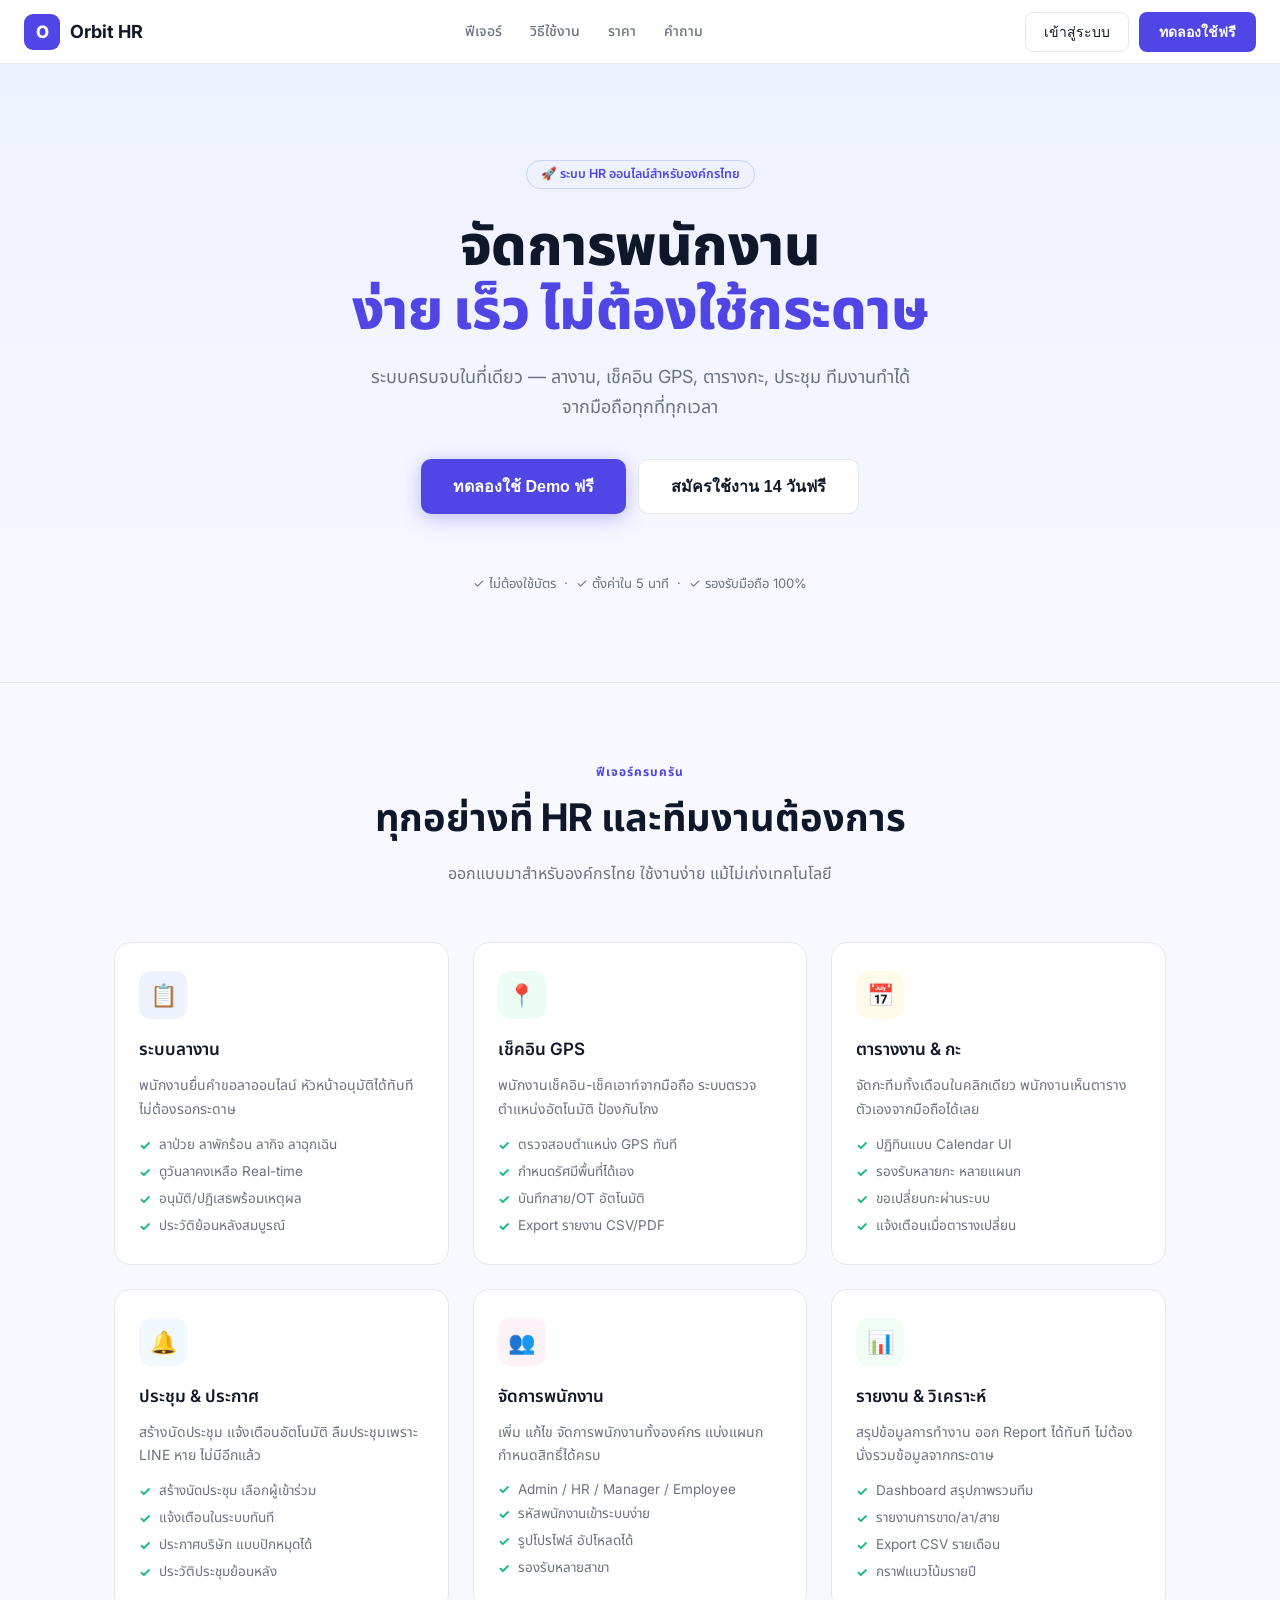
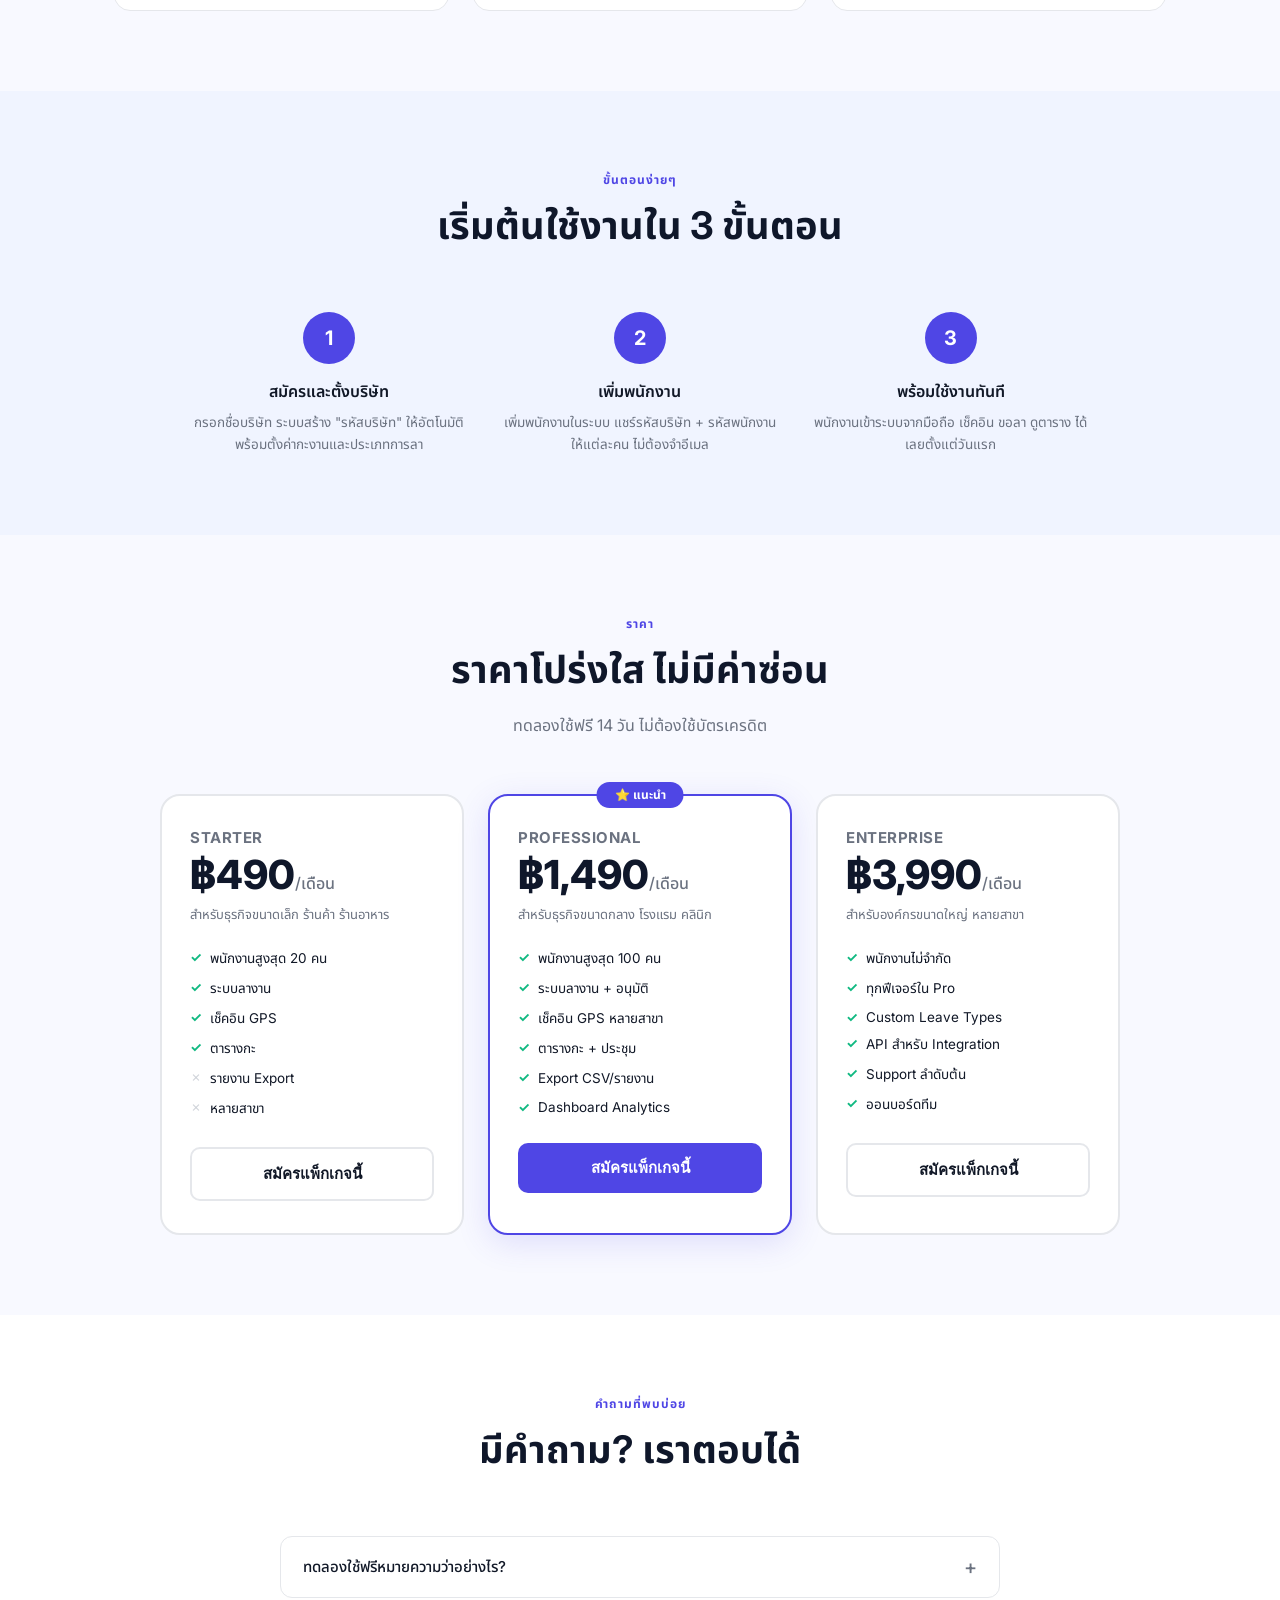
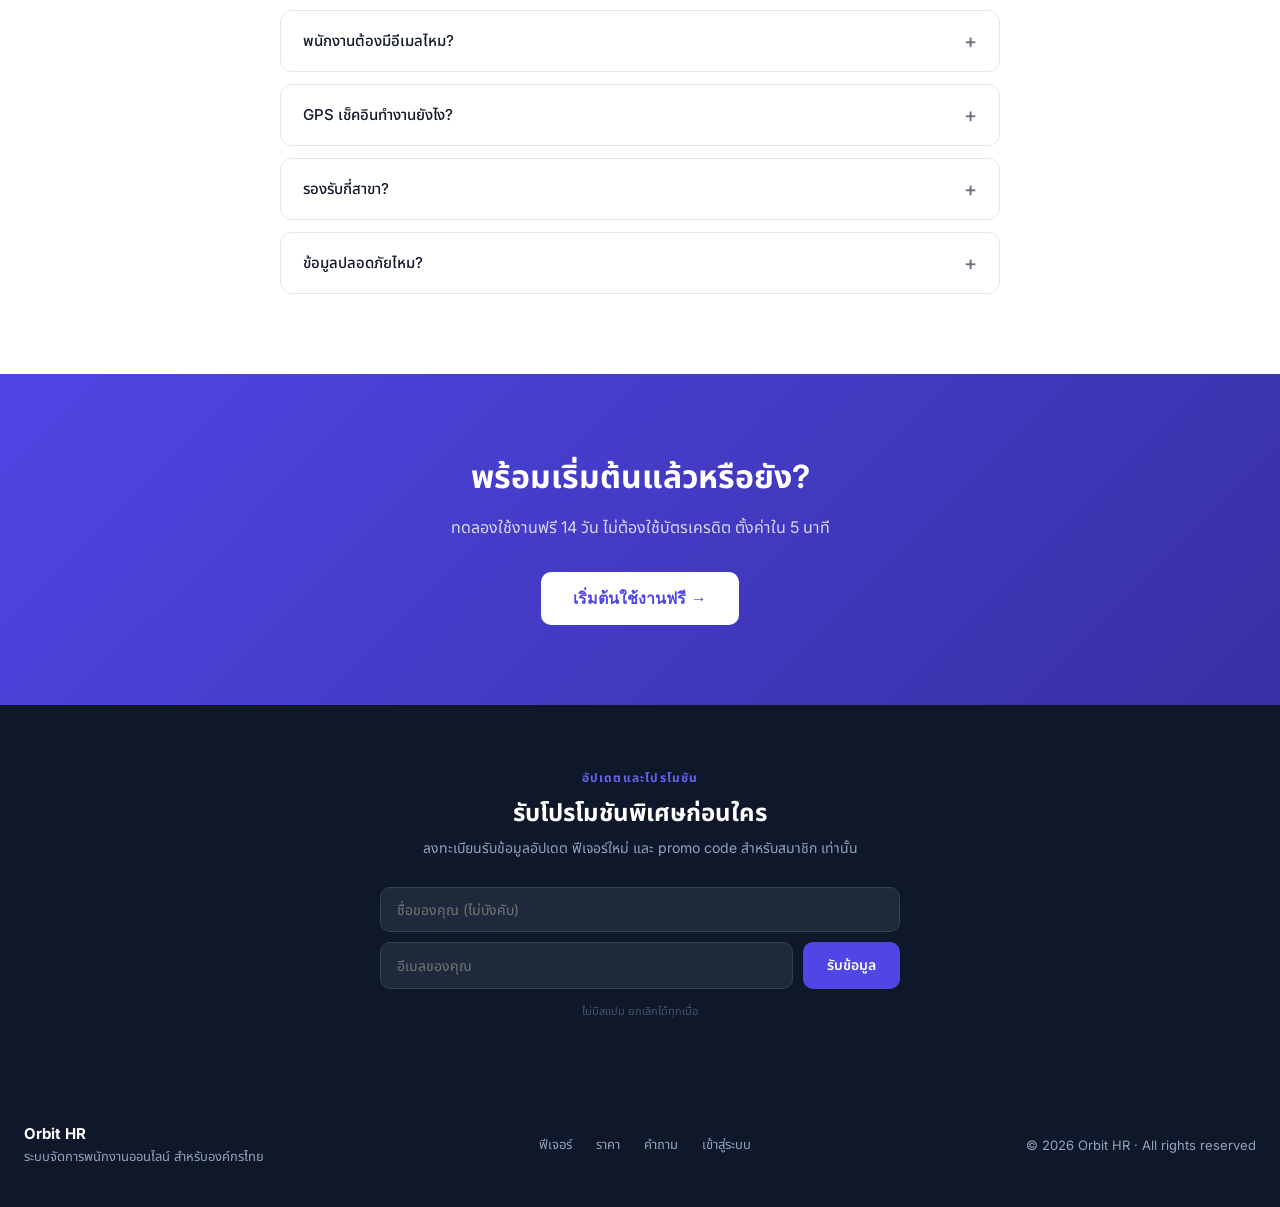
<file: index.html>
<!DOCTYPE html>
<html lang="th">
<head>
<meta charset="UTF-8">
<meta name="viewport" content="width=device-width, initial-scale=1.0">
<title>Orbit HR — ระบบจัดการพนักงานออนไลน์</title>
<link rel="preconnect" href="https://fonts.googleapis.com">
<link href="https://fonts.googleapis.com/css2?family=Inter:wght@300;400;500;600;700;800&family=Noto+Sans+Thai:wght@300;400;500;600;700&display=swap" rel="stylesheet">
<style>
*, *::before, *::after { box-sizing: border-box; margin: 0; padding: 0; }
:root {
  --primary: #4F46E5; --primary-dark: #3730A3; --accent: #10B981;
  --bg: #F8F9FF; --surface: #fff; --text: #111827; --muted: #6B7280;
  --border: #E5E7EB; --font: 'Inter','Noto Sans Thai',sans-serif;
}
html { scroll-behavior: smooth; }
body { font-family: var(--font); background: var(--bg); color: var(--text); -webkit-font-smoothing: antialiased; }
a { text-decoration: none; color: inherit; }

/* NAV */
nav {
  position: sticky; top: 0; z-index: 100;
  background: rgba(255,255,255,.92); backdrop-filter: blur(12px);
  border-bottom: 1px solid var(--border);
  padding: 0 24px; height: 64px;
  display: flex; align-items: center; justify-content: space-between;
}
.nav-logo { display: flex; align-items: center; gap: 10px; font-weight: 700; font-size: 18px; }
.nav-logo-icon { width: 36px; height: 36px; background: var(--primary); border-radius: 9px; display: flex; align-items: center; justify-content: center; color: #fff; font-weight: 800; font-size: 17px; }
.nav-links { display: flex; align-items: center; gap: 28px; }
.nav-links a { color: var(--muted); font-size: 14px; font-weight: 500; transition: color .15s; }
.nav-links a:hover { color: var(--text); }
.nav-cta { display: flex; align-items: center; gap: 10px; }
.btn-outline { padding: 8px 18px; border: 1px solid var(--border); border-radius: 8px; font-size: 14px; font-weight: 500; background: var(--surface); cursor: pointer; transition: all .15s; color: var(--text); }
.btn-outline:hover { border-color: var(--primary); color: var(--primary); }
.btn-primary { padding: 9px 20px; background: var(--primary); color: #fff; border: none; border-radius: 8px; font-size: 14px; font-weight: 600; cursor: pointer; transition: all .15s; }
.btn-primary:hover { background: var(--primary-dark); }

/* HERO */
.hero {
  text-align: center; padding: 96px 24px 64px;
  background: linear-gradient(180deg, #EEF2FF 0%, var(--bg) 100%);
  border-bottom: 1px solid var(--border);
}
.hero-badge {
  display: inline-flex; align-items: center; gap: 6px;
  background: #EEF2FF; color: var(--primary); border: 1px solid #C7D2FE;
  padding: 4px 14px; border-radius: 99px; font-size: 12.5px; font-weight: 600;
  margin-bottom: 24px;
}
.hero h1 {
  font-size: clamp(32px, 5vw, 56px); font-weight: 800; line-height: 1.15;
  letter-spacing: -.5px; color: #0F172A; margin-bottom: 20px;
}
.hero h1 span { color: var(--primary); }
.hero p {
  font-size: 18px; color: var(--muted); max-width: 560px; margin: 0 auto 36px;
  line-height: 1.7;
}
.hero-cta { display: flex; gap: 12px; justify-content: center; flex-wrap: wrap; }
.btn-hero {
  padding: 14px 32px; border-radius: 10px; font-size: 16px; font-weight: 600;
  cursor: pointer; border: none; transition: all .2s;
}
.btn-hero.primary { background: var(--primary); color: #fff; box-shadow: 0 4px 20px rgba(79,70,229,.35); }
.btn-hero.primary:hover { transform: translateY(-2px); box-shadow: 0 8px 28px rgba(79,70,229,.4); }
.btn-hero.secondary { background: var(--surface); color: var(--text); border: 1px solid var(--border); }
.btn-hero.secondary:hover { border-color: var(--primary); color: var(--primary); }

/* SOCIAL PROOF */
.social-proof { text-align: center; padding: 24px; color: var(--muted); font-size: 13px; }
.social-proof strong { color: var(--text); }

/* FEATURES */
.section { padding: 80px 24px; max-width: 1100px; margin: 0 auto; }
.section-header { text-align: center; margin-bottom: 56px; }
.section-label { font-size: 12px; font-weight: 700; letter-spacing: 1px; text-transform: uppercase; color: var(--primary); margin-bottom: 10px; }
.section-header h2 { font-size: clamp(24px, 4vw, 38px); font-weight: 700; color: #0F172A; margin-bottom: 14px; }
.section-header p { font-size: 16px; color: var(--muted); max-width: 480px; margin: 0 auto; }

.features-grid { display: grid; grid-template-columns: repeat(auto-fit, minmax(280px, 1fr)); gap: 24px; }
.feature-card {
  background: var(--surface); border: 1px solid var(--border); border-radius: 16px;
  padding: 28px 24px; transition: all .2s;
}
.feature-card:hover { border-color: #C7D2FE; box-shadow: 0 8px 32px rgba(79,70,229,.1); transform: translateY(-3px); }
.feature-icon {
  width: 48px; height: 48px; border-radius: 12px; margin-bottom: 18px;
  display: flex; align-items: center; justify-content: center; font-size: 22px;
}
.feature-card h3 { font-size: 17px; font-weight: 600; margin-bottom: 10px; }
.feature-card p { font-size: 14px; color: var(--muted); line-height: 1.7; }
.feature-list { list-style: none; margin-top: 14px; display: flex; flex-direction: column; gap: 7px; }
.feature-list li { font-size: 13.5px; color: var(--muted); display: flex; align-items: center; gap: 8px; }
.feature-list li::before { content: '✓'; color: var(--accent); font-weight: 700; }

/* HOW IT WORKS */
.how-section { background: #F0F4FF; padding: 80px 24px; }
.steps-grid { display: grid; grid-template-columns: repeat(auto-fit, minmax(220px, 1fr)); gap: 32px; max-width: 900px; margin: 0 auto; }
.step { text-align: center; }
.step-num { width: 52px; height: 52px; background: var(--primary); color: #fff; border-radius: 50%; display: flex; align-items: center; justify-content: center; font-size: 20px; font-weight: 700; margin: 0 auto 16px; }
.step h3 { font-size: 16px; font-weight: 600; margin-bottom: 8px; }
.step p { font-size: 13.5px; color: var(--muted); line-height: 1.6; }

/* PRICING */
.pricing-grid { display: grid; grid-template-columns: repeat(auto-fit, minmax(280px, 1fr)); gap: 24px; max-width: 960px; margin: 0 auto; }
.plan-card {
  background: var(--surface); border: 2px solid var(--border); border-radius: 20px;
  padding: 32px 28px; position: relative; transition: all .2s;
}
.plan-card.popular {
  border-color: var(--primary);
  box-shadow: 0 8px 32px rgba(79,70,229,.15);
}
.popular-badge {
  position: absolute; top: -14px; left: 50%; transform: translateX(-50%);
  background: var(--primary); color: #fff; padding: 4px 18px; border-radius: 99px;
  font-size: 12px; font-weight: 700; white-space: nowrap;
}
.plan-name { font-size: 15px; font-weight: 700; text-transform: uppercase; letter-spacing: .5px; color: var(--muted); margin-bottom: 8px; }
.plan-price { font-size: 40px; font-weight: 800; color: #0F172A; line-height: 1; margin-bottom: 4px; }
.plan-price span { font-size: 16px; font-weight: 500; color: var(--muted); }
.plan-desc { font-size: 13px; color: var(--muted); margin: 10px 0 24px; }
.plan-features { list-style: none; display: flex; flex-direction: column; gap: 10px; margin-bottom: 28px; }
.plan-features li { display: flex; gap: 8px; font-size: 13.5px; align-items: flex-start; }
.plan-features li .check { color: var(--accent); font-weight: 700; flex-shrink: 0; }
.plan-features li .cross { color: #D1D5DB; }
.plan-btn {
  width: 100%; padding: 13px; border-radius: 10px; font-size: 15px; font-weight: 600;
  cursor: pointer; border: none; transition: all .15s;
}
.plan-btn.primary { background: var(--primary); color: #fff; }
.plan-btn.primary:hover { background: var(--primary-dark); }
.plan-btn.outline { background: transparent; border: 2px solid var(--border); color: var(--text); }
.plan-btn.outline:hover { border-color: var(--primary); color: var(--primary); }

/* FAQ */
.faq-list { max-width: 720px; margin: 0 auto; display: flex; flex-direction: column; gap: 12px; }
.faq-item { background: var(--surface); border: 1px solid var(--border); border-radius: 12px; overflow: hidden; }
.faq-question {
  padding: 18px 22px; font-size: 15px; font-weight: 500; cursor: pointer;
  display: flex; justify-content: space-between; align-items: center; gap: 12px;
  background: none; border: none; width: 100%; text-align: left; font-family: var(--font); color: var(--text);
}
.faq-question::after { content: '+'; font-size: 20px; color: var(--muted); flex-shrink: 0; }
.faq-item.open .faq-question::after { content: '−'; color: var(--primary); }
.faq-answer { padding: 0 22px; max-height: 0; overflow: hidden; transition: all .3s; font-size: 14px; color: var(--muted); line-height: 1.7; }
.faq-item.open .faq-answer { padding: 0 22px 18px; max-height: 300px; }

/* CTA SECTION */
.cta-section {
  background: linear-gradient(135deg, var(--primary) 0%, #3730A3 100%);
  padding: 80px 24px; text-align: center; color: #fff;
}
.cta-section h2 { font-size: 32px; font-weight: 700; margin-bottom: 14px; }
.cta-section p { font-size: 16px; opacity: .8; margin-bottom: 32px; }
.btn-white {
  padding: 14px 32px; background: #fff; color: var(--primary); border: none;
  border-radius: 10px; font-size: 16px; font-weight: 700; cursor: pointer;
  transition: all .2s;
}
.btn-white:hover { transform: translateY(-2px); box-shadow: 0 8px 24px rgba(0,0,0,.15); }

/* FOOTER */
footer {
  background: #0F172A; color: #94A3B8; padding: 40px 24px;
  display: flex; align-items: center; justify-content: space-between;
  flex-wrap: wrap; gap: 16px; font-size: 13px;
}
footer .footer-logo { color: #fff; font-weight: 700; font-size: 15px; }
footer a { color: #94A3B8; }
footer a:hover { color: #fff; }

/* Mobile */
@media (max-width: 640px) {
  .nav-links { display: none; }
  .hero { padding: 64px 20px 48px; }
  .section { padding: 56px 20px; }
  footer { flex-direction: column; text-align: center; }
}
</style>
</head>
<body>

<!-- NAV -->
<nav>
  <div class="nav-logo">
    <div class="nav-logo-icon">O</div>
    <span>Orbit HR</span>
  </div>
  <div class="nav-links">
    <a href="#features">ฟีเจอร์</a>
    <a href="#how">วิธีใช้งาน</a>
    <a href="#pricing">ราคา</a>
    <a href="#faq">คำถาม</a>
  </div>
  <div class="nav-cta">
    <button class="btn-outline" onclick="window.location.href='auth.html'">เข้าสู่ระบบ</button>
    <button class="btn-primary" onclick="window.location.href='auth.html#register'">ทดลองใช้ฟรี</button>
  </div>
</nav>

<!-- HERO -->
<section class="hero">
  <div class="hero-badge">🚀 ระบบ HR ออนไลน์สำหรับองค์กรไทย</div>
  <h1>จัดการพนักงาน<br><span>ง่าย เร็ว ไม่ต้องใช้กระดาษ</span></h1>
  <p>ระบบครบจบในที่เดียว — ลางาน, เช็คอิน GPS, ตารางกะ, ประชุม ทีมงานทำได้จากมือถือทุกที่ทุกเวลา</p>
  <div class="hero-cta">
    <button class="btn-hero primary" onclick="startDemo()">ทดลองใช้ Demo ฟรี</button>
    <button class="btn-hero secondary" onclick="window.location.href='auth.html#register'">สมัครใช้งาน 14 วันฟรี</button>
  </div>
  <div class="social-proof" style="margin-top:36px">
    ✓ ไม่ต้องใช้บัตร &nbsp;·&nbsp; ✓ ตั้งค่าใน 5 นาที &nbsp;·&nbsp; ✓ รองรับมือถือ 100%
  </div>
</section>

<!-- FEATURES -->
<section class="section" id="features">
  <div class="section-header">
    <div class="section-label">ฟีเจอร์ครบครัน</div>
    <h2>ทุกอย่างที่ HR และทีมงานต้องการ</h2>
    <p>ออกแบบมาสำหรับองค์กรไทย ใช้งานง่าย แม้ไม่เก่งเทคโนโลยี</p>
  </div>
  <div class="features-grid">
    <div class="feature-card">
      <div class="feature-icon" style="background:#EEF2FF;color:#4F46E5">📋</div>
      <h3>ระบบลางาน</h3>
      <p>พนักงานยื่นคำขอลาออนไลน์ หัวหน้าอนุมัติได้ทันที ไม่ต้องรอกระดาษ</p>
      <ul class="feature-list">
        <li>ลาป่วย ลาพักร้อน ลากิจ ลาฉุกเฉิน</li>
        <li>ดูวันลาคงเหลือ Real-time</li>
        <li>อนุมัติ/ปฏิเสธพร้อมเหตุผล</li>
        <li>ประวัติย้อนหลังสมบูรณ์</li>
      </ul>
    </div>
    <div class="feature-card">
      <div class="feature-icon" style="background:#ECFDF5;color:#10B981">📍</div>
      <h3>เช็คอิน GPS</h3>
      <p>พนักงานเช็คอิน-เช็คเอาท์จากมือถือ ระบบตรวจตำแหน่งอัตโนมัติ ป้องกันโกง</p>
      <ul class="feature-list">
        <li>ตรวจสอบตำแหน่ง GPS ทันที</li>
        <li>กำหนดรัศมีพื้นที่ได้เอง</li>
        <li>บันทึกสาย/OT อัตโนมัติ</li>
        <li>Export รายงาน CSV/PDF</li>
      </ul>
    </div>
    <div class="feature-card">
      <div class="feature-icon" style="background:#FFFBEB;color:#F59E0B">📅</div>
      <h3>ตารางงาน & กะ</h3>
      <p>จัดกะทีมทั้งเดือนในคลิกเดียว พนักงานเห็นตารางตัวเองจากมือถือได้เลย</p>
      <ul class="feature-list">
        <li>ปฏิทินแบบ Calendar UI</li>
        <li>รองรับหลายกะ หลายแผนก</li>
        <li>ขอเปลี่ยนกะผ่านระบบ</li>
        <li>แจ้งเตือนเมื่อตารางเปลี่ยน</li>
      </ul>
    </div>
    <div class="feature-card">
      <div class="feature-icon" style="background:#F0F9FF;color:#0EA5E9">🔔</div>
      <h3>ประชุม & ประกาศ</h3>
      <p>สร้างนัดประชุม แจ้งเตือนอัตโนมัติ ลืมประชุมเพราะ LINE หาย ไม่มีอีกแล้ว</p>
      <ul class="feature-list">
        <li>สร้างนัดประชุม เลือกผู้เข้าร่วม</li>
        <li>แจ้งเตือนในระบบทันที</li>
        <li>ประกาศบริษัท แบบปักหมุดได้</li>
        <li>ประวัติประชุมย้อนหลัง</li>
      </ul>
    </div>
    <div class="feature-card">
      <div class="feature-icon" style="background:#FDF2F8;color:#EC4899">👥</div>
      <h3>จัดการพนักงาน</h3>
      <p>เพิ่ม แก้ไข จัดการพนักงานทั้งองค์กร แบ่งแผนก กำหนดสิทธิ์ได้ครบ</p>
      <ul class="feature-list">
        <li>Admin / HR / Manager / Employee</li>
        <li>รหัสพนักงานเข้าระบบง่าย</li>
        <li>รูปโปรไฟล์ อัปโหลดได้</li>
        <li>รองรับหลายสาขา</li>
      </ul>
    </div>
    <div class="feature-card">
      <div class="feature-icon" style="background:#F0FDF4;color:#16A34A">📊</div>
      <h3>รายงาน & วิเคราะห์</h3>
      <p>สรุปข้อมูลการทำงาน ออก Report ได้ทันที ไม่ต้องนั่งรวมข้อมูลจากกระดาษ</p>
      <ul class="feature-list">
        <li>Dashboard สรุปภาพรวมทีม</li>
        <li>รายงานการขาด/ลา/สาย</li>
        <li>Export CSV รายเดือน</li>
        <li>กราฟแนวโน้มรายปี</li>
      </ul>
    </div>
  </div>
</section>

<!-- HOW IT WORKS -->
<section class="how-section" id="how">
  <div style="max-width:1100px;margin:0 auto">
    <div class="section-header">
      <div class="section-label">ขั้นตอนง่ายๆ</div>
      <h2>เริ่มต้นใช้งานใน 3 ขั้นตอน</h2>
    </div>
    <div class="steps-grid">
      <div class="step">
        <div class="step-num">1</div>
        <h3>สมัครและตั้งบริษัท</h3>
        <p>กรอกชื่อบริษัท ระบบสร้าง "รหัสบริษัท" ให้อัตโนมัติ พร้อมตั้งค่ากะงานและประเภทการลา</p>
      </div>
      <div class="step">
        <div class="step-num">2</div>
        <h3>เพิ่มพนักงาน</h3>
        <p>เพิ่มพนักงานในระบบ แชร์รหัสบริษัท + รหัสพนักงานให้แต่ละคน ไม่ต้องจำอีเมล</p>
      </div>
      <div class="step">
        <div class="step-num">3</div>
        <h3>พร้อมใช้งานทันที</h3>
        <p>พนักงานเข้าระบบจากมือถือ เช็คอิน ขอลา ดูตาราง ได้เลยตั้งแต่วันแรก</p>
      </div>
    </div>
  </div>
</section>

<!-- PRICING -->
<section class="section" id="pricing">
  <div class="section-header">
    <div class="section-label">ราคา</div>
    <h2>ราคาโปร่งใส ไม่มีค่าซ่อน</h2>
    <p>ทดลองใช้ฟรี 14 วัน ไม่ต้องใช้บัตรเครดิต</p>
  </div>
  <div class="pricing-grid">
    <div class="plan-card">
      <div class="plan-name">Starter</div>
      <div class="plan-price">฿490<span>/เดือน</span></div>
      <div class="plan-desc">สำหรับธุรกิจขนาดเล็ก ร้านค้า ร้านอาหาร</div>
      <ul class="plan-features">
        <li><span class="check">✓</span> พนักงานสูงสุด 20 คน</li>
        <li><span class="check">✓</span> ระบบลางาน</li>
        <li><span class="check">✓</span> เช็คอิน GPS</li>
        <li><span class="check">✓</span> ตารางกะ</li>
        <li><span class="cross">✗</span> รายงาน Export</li>
        <li><span class="cross">✗</span> หลายสาขา</li>
      </ul>
      <button class="plan-btn outline" onclick="openPaymentModal('Starter','฿490/เดือน')">สมัครแพ็กเกจนี้</button>
    </div>
    <div class="plan-card popular">
      <div class="popular-badge">⭐ แนะนำ</div>
      <div class="plan-name">Professional</div>
      <div class="plan-price">฿1,490<span>/เดือน</span></div>
      <div class="plan-desc">สำหรับธุรกิจขนาดกลาง โรงแรม คลินิก</div>
      <ul class="plan-features">
        <li><span class="check">✓</span> พนักงานสูงสุด 100 คน</li>
        <li><span class="check">✓</span> ระบบลางาน + อนุมัติ</li>
        <li><span class="check">✓</span> เช็คอิน GPS หลายสาขา</li>
        <li><span class="check">✓</span> ตารางกะ + ประชุม</li>
        <li><span class="check">✓</span> Export CSV/รายงาน</li>
        <li><span class="check">✓</span> Dashboard Analytics</li>
      </ul>
      <button class="plan-btn primary" onclick="openPaymentModal('Professional','฿1,490/เดือน')">สมัครแพ็กเกจนี้</button>
    </div>
    <div class="plan-card">
      <div class="plan-name">Enterprise</div>
      <div class="plan-price">฿3,990<span>/เดือน</span></div>
      <div class="plan-desc">สำหรับองค์กรขนาดใหญ่ หลายสาขา</div>
      <ul class="plan-features">
        <li><span class="check">✓</span> พนักงานไม่จำกัด</li>
        <li><span class="check">✓</span> ทุกฟีเจอร์ใน Pro</li>
        <li><span class="check">✓</span> Custom Leave Types</li>
        <li><span class="check">✓</span> API สำหรับ Integration</li>
        <li><span class="check">✓</span> Support ลำดับต้น</li>
        <li><span class="check">✓</span> ออนบอร์ดทีม</li>
      </ul>
      <button class="plan-btn outline" onclick="openPaymentModal('Enterprise','฿3,990/เดือน')">สมัครแพ็กเกจนี้</button>
    </div>
  </div>
</section>

<!-- FAQ -->
<section class="section" id="faq" style="background:var(--surface);max-width:100%;padding:80px 24px">
  <div style="max-width:1100px;margin:0 auto">
    <div class="section-header">
      <div class="section-label">คำถามที่พบบ่อย</div>
      <h2>มีคำถาม? เราตอบได้</h2>
    </div>
    <div class="faq-list">
      <div class="faq-item">
        <button class="faq-question" onclick="toggleFaq(this)">ทดลองใช้ฟรีหมายความว่าอย่างไร?</button>
        <div class="faq-answer">ทดลองใช้งานได้เต็มรูปแบบ 14 วัน ครบทุกฟีเจอร์ ไม่ต้องใช้บัตรเครดิต ไม่มีการเรียกเก็บเงินอัตโนมัติ</div>
      </div>
      <div class="faq-item">
        <button class="faq-question" onclick="toggleFaq(this)">พนักงานต้องมีอีเมลไหม?</button>
        <div class="faq-answer">ไม่จำเป็น — พนักงานทั่วไปเข้าระบบด้วย "รหัสบริษัท" + "รหัสพนักงาน" แค่ 2 ช่องเท่านั้น ง่ายมาก ไม่ต้องจำอีเมล</div>
      </div>
      <div class="faq-item">
        <button class="faq-question" onclick="toggleFaq(this)">GPS เช็คอินทำงานยังไง?</button>
        <div class="faq-answer">ระบบใช้ GPS ของมือถือตรวจสอบว่าพนักงานอยู่ในรัศมีที่กำหนดจากสถานที่ทำงาน ถ้าอยู่นอกรัศมีจะเช็คอินไม่ได้ สามารถกำหนดรัศมีได้ตั้งแต่ 50 เมตร ถึงหลาย กม.</div>
      </div>
      <div class="faq-item">
        <button class="faq-question" onclick="toggleFaq(this)">รองรับกี่สาขา?</button>
        <div class="faq-answer">แพ็กเกจ Professional ขึ้นไปรองรับหลายสาขาได้ไม่จำกัด แต่ละสาขาตั้งตำแหน่ง GPS แยกกันได้</div>
      </div>
      <div class="faq-item">
        <button class="faq-question" onclick="toggleFaq(this)">ข้อมูลปลอดภัยไหม?</button>
        <div class="faq-answer">ข้อมูลเข้ารหัส SSL ทุกการรับส่ง และสำรองข้อมูลอัตโนมัติทุกวัน ข้อมูลของคุณเป็นของคุณเท่านั้น</div>
      </div>
    </div>
  </div>
</section>

<!-- CTA -->
<section class="cta-section">
  <h2>พร้อมเริ่มต้นแล้วหรือยัง?</h2>
  <p>ทดลองใช้งานฟรี 14 วัน ไม่ต้องใช้บัตรเครดิต ตั้งค่าใน 5 นาที</p>
  <button class="btn-white" onclick="window.location.href='auth.html#register'">เริ่มต้นใช้งานฟรี →</button>
</section>

<!-- EMAIL CAPTURE -->
<section style="background:#0F172A;padding:64px 24px;text-align:center">
  <div style="max-width:520px;margin:0 auto">
    <div style="font-size:12px;font-weight:700;letter-spacing:.1em;text-transform:uppercase;color:#6366F1;margin-bottom:10px">อัปเดตและโปรโมชัน</div>
    <h2 style="color:#fff;font-size:24px;font-weight:700;margin-bottom:8px;line-height:1.3">รับโปรโมชันพิเศษก่อนใคร</h2>
    <p style="color:#94A3B8;font-size:14px;margin-bottom:28px;line-height:1.6">ลงทะเบียนรับข้อมูลอัปเดต ฟีเจอร์ใหม่ และ promo code สำหรับสมาชิก เท่านั้น</p>
    <form onsubmit="collectEmail(event)" style="display:flex;flex-direction:column;gap:10px">
      <input type="text" id="lead-name" placeholder="ชื่อของคุณ (ไม่บังคับ)" style="padding:13px 16px;border-radius:10px;border:1px solid #334155;background:#1E293B;color:#fff;font-size:14px;font-family:var(--font);outline:none">
      <div style="display:flex;gap:10px;flex-wrap:wrap">
        <input type="email" id="lead-email" placeholder="อีเมลของคุณ" required style="flex:1;min-width:200px;padding:13px 16px;border-radius:10px;border:1px solid #334155;background:#1E293B;color:#fff;font-size:14px;font-family:var(--font);outline:none">
        <button type="submit" style="padding:13px 24px;background:#4F46E5;color:#fff;border:none;border-radius:10px;font-size:14px;font-weight:600;cursor:pointer;font-family:var(--font);white-space:nowrap;transition:background .15s" onmouseover="this.style.background='#3730A3'" onmouseout="this.style.background='#4F46E5'">รับข้อมูล</button>
      </div>
    </form>
    <div id="lead-success" style="display:none;color:#10B981;margin-top:14px;font-size:14px;font-weight:500">✓ ลงทะเบียนสำเร็จ! เราจะส่งโปรโมชันให้คุณเร็วๆ นี้</div>
    <div id="lead-dup" style="display:none;color:#F59E0B;margin-top:14px;font-size:13px">อีเมลนี้ลงทะเบียนไว้แล้ว</div>
    <p style="color:#475569;font-size:11px;margin-top:14px">ไม่มีสแปม ยกเลิกได้ทุกเมื่อ</p>
  </div>
</section>

<!-- FOOTER -->
<footer>
  <div>
    <div class="footer-logo">Orbit HR</div>
    <div style="margin-top:4px">ระบบจัดการพนักงานออนไลน์ สำหรับองค์กรไทย</div>
  </div>
  <div style="display:flex;gap:24px;flex-wrap:wrap">
    <a href="#features">ฟีเจอร์</a>
    <a href="#pricing">ราคา</a>
    <a href="#faq">คำถาม</a>
    <a href="auth.html">เข้าสู่ระบบ</a>
  </div>
  <div>© 2026 Orbit HR · All rights reserved</div>
</footer>

<!-- Payment Modal -->
<div id="payment-modal" style="display:none;position:fixed;inset:0;background:rgba(0,0,0,.55);z-index:2000;align-items:center;justify-content:center;padding:20px">
  <div style="background:#fff;border-radius:20px;padding:32px;max-width:460px;width:100%;position:relative;max-height:90vh;overflow-y:auto">
    <button onclick="closePaymentModal()" style="position:absolute;top:14px;right:18px;background:none;border:none;font-size:22px;cursor:pointer;color:#9CA3AF;line-height:1">×</button>
    <div style="font-size:12px;font-weight:700;letter-spacing:.08em;text-transform:uppercase;color:#6366F1;margin-bottom:6px">สมัครใช้งาน</div>
    <h2 style="font-size:20px;font-weight:700;margin-bottom:2px" id="pay-plan-name">Professional</h2>
    <div style="font-size:26px;font-weight:800;color:#4F46E5;margin-bottom:20px" id="pay-plan-price"></div>

    <div style="font-size:13px;color:#374151;font-weight:600;margin-bottom:10px">วิธีชำระเงิน</div>

    <div id="pay-promptpay-block" style="background:#F0FDF4;border:1px solid #BBF7D0;border-radius:12px;padding:14px 16px;margin-bottom:10px">
      <div style="font-weight:600;font-size:12px;color:#166534;margin-bottom:6px;text-transform:uppercase;letter-spacing:.05em">📱 PromptPay</div>
      <div style="font-size:16px;font-weight:700;letter-spacing:1px" id="pay-promptpay-num">—</div>
    </div>

    <div id="pay-bank-block" style="background:#EFF6FF;border:1px solid #BFDBFE;border-radius:12px;padding:14px 16px;margin-bottom:16px">
      <div style="font-weight:600;font-size:12px;color:#1E40AF;margin-bottom:6px;text-transform:uppercase;letter-spacing:.05em">🏦 โอนเงิน</div>
      <div style="font-size:13px;line-height:1.8" id="pay-bank-info">—</div>
    </div>

    <div style="background:#FFFBEB;border:1px solid #FDE68A;border-radius:10px;padding:13px 15px;font-size:13px;color:#92400E;line-height:1.7;margin-bottom:20px">
      <strong>หลังโอนเงิน:</strong><br>
      1. ถ่ายรูปสลิป + บอกชื่อบริษัท<br>
      2. ส่งมาที่ LINE: <strong id="pay-line">—</strong><br>
      3. รับโค้ดภายใน 24 ชม.<br>
      4. นำโค้ดใส่ตอนสมัครสมาชิก
    </div>

    <a href="auth.html#register" style="display:block;text-align:center;padding:14px;background:#4F46E5;color:#fff;border-radius:10px;font-size:15px;font-weight:600;text-decoration:none;margin-bottom:10px">
      สมัครใช้งาน (รอรับโค้ดก่อน) →
    </a>
    <button onclick="closePaymentModal();window.location.href='auth.html#register'" style="width:100%;padding:11px;background:transparent;border:none;color:#6B7280;font-size:13px;cursor:pointer;font-family:var(--font)">
      หรือ ทดลองใช้ฟรี 14 วัน ไม่ต้องชำระเงิน
    </button>
  </div>
</div>

<script src="js/db.js"></script>
<script src="js/auth.js"></script>
<script>
function toggleFaq(btn) {
  const item = btn.parentElement;
  document.querySelectorAll('.faq-item.open').forEach(i => { if (i !== item) i.classList.remove('open'); });
  item.classList.toggle('open');
}

function startDemo() {
  DB.seedDemo();
  window.location.href = 'dashboard.html';
}

function openPaymentModal(planName, planPrice) {
  const s = DB.OwnerSettings.get();
  document.getElementById('pay-plan-name').textContent  = planName;
  document.getElementById('pay-plan-price').textContent = planPrice;
  document.getElementById('pay-promptpay-num').textContent = s.promptpay || 'ติดต่อเจ้าของระบบ';
  document.getElementById('pay-bank-info').innerHTML =
    s.bankName ? `${s.bankName}<br>เลขบัญชี: <strong>${s.bankAccount || '—'}</strong><br>ชื่อบัญชี: ${s.bankHolder || '—'}` : 'ติดต่อเจ้าของระบบ';
  document.getElementById('pay-line').textContent = s.lineId || 'ติดต่อเจ้าของระบบ';
  const modal = document.getElementById('payment-modal');
  modal.style.display = 'flex';
  document.body.style.overflow = 'hidden';
}

function closePaymentModal() {
  document.getElementById('payment-modal').style.display = 'none';
  document.body.style.overflow = '';
}

document.getElementById('payment-modal').addEventListener('click', e => {
  if (e.target === document.getElementById('payment-modal')) closePaymentModal();
});

function collectEmail(e) {
  e.preventDefault();
  const name  = document.getElementById('lead-name').value.trim();
  const email = document.getElementById('lead-email').value.trim();
  if (!email) return;
  const result = DB.Emails.collect(email, name, 'landing');
  document.getElementById('lead-success').style.display = result === true  ? 'block' : 'none';
  document.getElementById('lead-dup').style.display     = result === 'dup' ? 'block' : 'none';
  if (result === true) { document.getElementById('lead-name').value = ''; document.getElementById('lead-email').value = ''; }
}
</script>
</body>
</html>
</file>
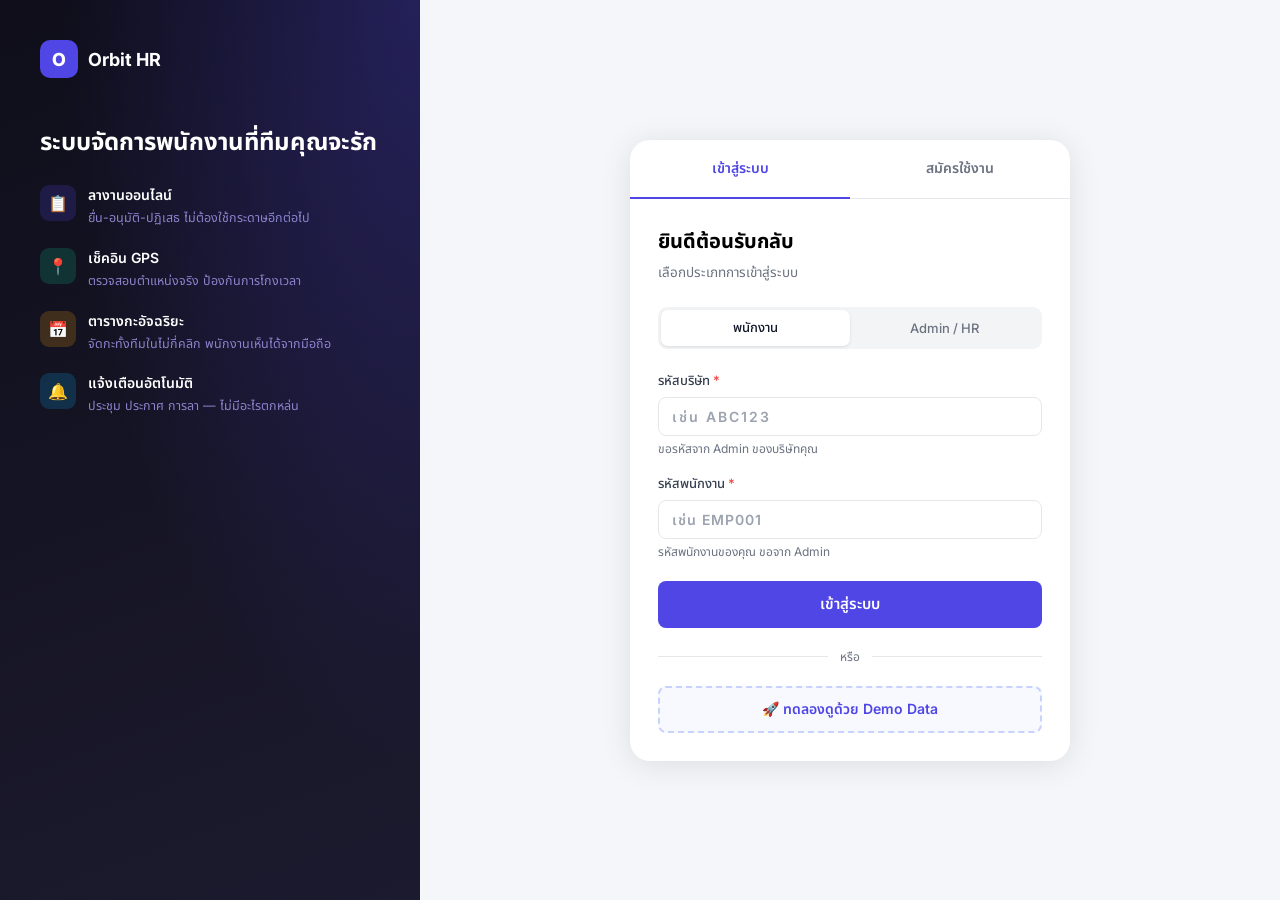
<file: auth.html>
<!DOCTYPE html>
<html lang="th">
<head>
<meta charset="UTF-8">
<meta name="viewport" content="width=device-width, initial-scale=1.0">
<title>เข้าสู่ระบบ — Orbit HR</title>
<link href="https://fonts.googleapis.com/css2?family=Inter:wght@400;500;600;700&family=Noto+Sans+Thai:wght@400;500;600;700&display=swap" rel="stylesheet">
<style>
*, *::before, *::after { box-sizing: border-box; margin: 0; padding: 0; }
:root {
  --primary: #4F46E5; --primary-dark: #3730A3; --accent: #10B981;
  --danger: #EF4444; --border: #E5E7EB; --muted: #6B7280;
  --font: 'Inter','Noto Sans Thai',sans-serif;
}
body { font-family: var(--font); background: #F5F6FA; min-height: 100vh; display: flex; flex-direction: column; -webkit-font-smoothing: antialiased; }

/* Layout */
.auth-layout { display: flex; min-height: 100vh; }
.auth-side {
  width: 420px; background: linear-gradient(160deg, #0F0E1A 0%, #1C1A2E 100%);
  display: flex; flex-direction: column; padding: 40px;
  position: relative; overflow: hidden;
}
.auth-side::before {
  content: ''; position: absolute; inset: 0;
  background: radial-gradient(ellipse at top right, rgba(79,70,229,.3) 0%, transparent 60%);
}
.auth-main {
  flex: 1; display: flex; align-items: center; justify-content: center;
  padding: 40px 24px;
}

/* Side panel */
.side-logo { display: flex; align-items: center; gap: 10px; margin-bottom: 48px; position: relative; z-index: 1; }
.side-logo-icon { width: 38px; height: 38px; background: var(--primary); border-radius: 10px; display: flex; align-items: center; justify-content: center; color: #fff; font-weight: 800; font-size: 18px; }
.side-logo-text { color: #fff; font-size: 18px; font-weight: 700; }

.side-features { position: relative; z-index: 1; flex: 1; }
.side-features h2 { color: #fff; font-size: 24px; font-weight: 700; line-height: 1.3; margin-bottom: 28px; }
.side-feat { display: flex; align-items: flex-start; gap: 12px; margin-bottom: 20px; }
.side-feat-icon { width: 36px; height: 36px; border-radius: 9px; display: flex; align-items: center; justify-content: center; font-size: 16px; flex-shrink: 0; }
.side-feat-text h4 { color: #fff; font-size: 14px; font-weight: 600; margin-bottom: 3px; }
.side-feat-text p { color: #8B83CC; font-size: 12.5px; line-height: 1.5; }

/* Auth card */
.auth-card {
  width: 100%; max-width: 440px;
  background: #fff; border-radius: 20px;
  box-shadow: 0 4px 32px rgba(0,0,0,.1);
  overflow: hidden;
}
.auth-tabs { display: flex; border-bottom: 1px solid var(--border); }
.auth-tab {
  flex: 1; padding: 18px 12px; text-align: center;
  font-size: 14px; font-weight: 600; cursor: pointer;
  color: var(--muted); border: none; background: none;
  font-family: var(--font); transition: all .15s;
  border-bottom: 2px solid transparent; margin-bottom: -1px;
}
.auth-tab.active { color: var(--primary); border-bottom-color: var(--primary); }

.auth-body { padding: 28px; }
.auth-body h2 { font-size: 20px; font-weight: 700; margin-bottom: 6px; }
.auth-body p { font-size: 13.5px; color: var(--muted); margin-bottom: 24px; }

.form-group { margin-bottom: 16px; }
.form-label { display: block; font-size: 13px; font-weight: 500; margin-bottom: 6px; color: #374151; }
.form-label .req { color: var(--danger); }
.form-control {
  width: 100%; padding: 10px 13px; border: 1px solid var(--border);
  border-radius: 8px; font-size: 14px; font-family: var(--font);
  outline: none; transition: all .15s; background: #fff; color: #111827;
}
.form-control:focus { border-color: var(--primary); box-shadow: 0 0 0 3px rgba(79,70,229,.1); }
.form-control::placeholder { color: #9CA3AF; }
.form-control.error { border-color: var(--danger); }
.form-hint { font-size: 12px; color: var(--muted); margin-top: 4px; }
.form-error { font-size: 12px; color: var(--danger); margin-top: 4px; }
.form-row { display: grid; grid-template-columns: 1fr 1fr; gap: 12px; }

.submit-btn {
  width: 100%; padding: 12px; background: var(--primary); color: #fff;
  border: none; border-radius: 8px; font-size: 15px; font-weight: 600;
  cursor: pointer; font-family: var(--font); transition: all .15s; margin-top: 4px;
}
.submit-btn:hover { background: var(--primary-dark); }
.submit-btn:disabled { opacity: .6; cursor: not-allowed; }

/* Sub-tabs inside login */
.login-subtabs { display: flex; gap: 0; margin-bottom: 22px; background: #F3F4F6; border-radius: 9px; padding: 3px; }
.login-subtab {
  flex: 1; padding: 8px 10px; text-align: center; font-size: 13px; font-weight: 500;
  border-radius: 7px; cursor: pointer; border: none; background: none;
  font-family: var(--font); color: var(--muted); transition: all .15s;
}
.login-subtab.active { background: #fff; color: #111827; box-shadow: 0 1px 3px rgba(0,0,0,.1); }

/* Company code chip */
.code-chip {
  display: inline-flex; align-items: center; gap: 6px;
  background: #EEF2FF; color: var(--primary); border: 1px solid #C7D2FE;
  padding: 6px 14px; border-radius: 8px; font-size: 14px; font-weight: 700;
  letter-spacing: 1px; cursor: pointer;
}
.code-chip:hover { background: #E0E7FF; }

/* Step indicators */
.steps-bar { display: flex; align-items: center; gap: 6px; margin-bottom: 24px; }
.step-dot {
  width: 28px; height: 28px; border-radius: 50%; display: flex; align-items: center; justify-content: center;
  font-size: 12px; font-weight: 700; border: 2px solid var(--border); color: var(--muted);
}
.step-dot.active { background: var(--primary); border-color: var(--primary); color: #fff; }
.step-dot.done { background: var(--accent); border-color: var(--accent); color: #fff; }
.step-line { flex: 1; height: 2px; background: var(--border); border-radius: 1px; }
.step-line.done { background: var(--accent); }

.divider { display: flex; align-items: center; gap: 12px; margin: 20px 0; }
.divider::before, .divider::after { content: ''; flex: 1; height: 1px; background: var(--border); }
.divider span { font-size: 12px; color: var(--muted); }

.demo-btn {
  width: 100%; padding: 11px; border: 2px dashed #C7D2FE; border-radius: 8px;
  background: #F8F9FF; color: var(--primary); font-size: 14px; font-weight: 600;
  cursor: pointer; font-family: var(--font); transition: all .15s;
}
.demo-btn:hover { background: #EEF2FF; border-color: var(--primary); }

/* Error alert */
.alert-error {
  background: #FEF2F2; border: 1px solid #FECACA; color: #991B1B;
  padding: 10px 14px; border-radius: 8px; font-size: 13px; margin-bottom: 16px;
  display: none;
}
.alert-error.show { display: block; }

@media (max-width: 900px) { .auth-side { display: none; } }
@media (max-width: 480px) {
  .auth-main { padding: 20px 16px; align-items: flex-start; padding-top: 40px; }
  .auth-card { border-radius: 16px; }
  .form-row { grid-template-columns: 1fr; }
}
</style>
</head>
<body>

<div class="auth-layout">
  <!-- Side panel -->
  <div class="auth-side">
    <div class="side-logo">
      <div class="side-logo-icon">O</div>
      <span class="side-logo-text">Orbit HR</span>
    </div>
    <div class="side-features">
      <h2>ระบบจัดการพนักงานที่ทีมคุณจะรัก</h2>
      <div class="side-feat">
        <div class="side-feat-icon" style="background:rgba(79,70,229,.2)">📋</div>
        <div class="side-feat-text">
          <h4>ลางานออนไลน์</h4>
          <p>ยื่น-อนุมัติ-ปฏิเสธ ไม่ต้องใช้กระดาษอีกต่อไป</p>
        </div>
      </div>
      <div class="side-feat">
        <div class="side-feat-icon" style="background:rgba(16,185,129,.2)">📍</div>
        <div class="side-feat-text">
          <h4>เช็คอิน GPS</h4>
          <p>ตรวจสอบตำแหน่งจริง ป้องกันการโกงเวลา</p>
        </div>
      </div>
      <div class="side-feat">
        <div class="side-feat-icon" style="background:rgba(245,158,11,.2)">📅</div>
        <div class="side-feat-text">
          <h4>ตารางกะอัจฉริยะ</h4>
          <p>จัดกะทั้งทีมในไม่กี่คลิก พนักงานเห็นได้จากมือถือ</p>
        </div>
      </div>
      <div class="side-feat">
        <div class="side-feat-icon" style="background:rgba(14,165,233,.2)">🔔</div>
        <div class="side-feat-text">
          <h4>แจ้งเตือนอัตโนมัติ</h4>
          <p>ประชุม ประกาศ การลา — ไม่มีอะไรตกหล่น</p>
        </div>
      </div>
    </div>
  </div>

  <!-- Main auth -->
  <div class="auth-main">
    <div class="auth-card">
      <div class="auth-tabs">
        <button class="auth-tab active" id="tab-login" onclick="switchTab('login')">เข้าสู่ระบบ</button>
        <button class="auth-tab" id="tab-register" onclick="switchTab('register')">สมัครใช้งาน</button>
      </div>

      <!-- LOGIN -->
      <div id="panel-login" class="auth-body">
        <h2>ยินดีต้อนรับกลับ</h2>
        <p>เลือกประเภทการเข้าสู่ระบบ</p>

        <div class="login-subtabs">
          <button class="login-subtab active" id="subtab-emp" onclick="switchSubtab('emp')">พนักงาน</button>
          <button class="login-subtab" id="subtab-admin" onclick="switchSubtab('admin')">Admin / HR</button>
        </div>

        <div id="alert-login" class="alert-error"></div>

        <!-- Employee login -->
        <div id="form-emp">
          <div class="form-group">
            <label class="form-label">รหัสบริษัท <span class="req">*</span></label>
            <input type="text" id="emp-company-code" class="form-control" placeholder="เช่น ABC123" maxlength="6" style="text-transform:uppercase;letter-spacing:2px;font-weight:600">
            <div class="form-hint">ขอรหัสจาก Admin ของบริษัทคุณ</div>
          </div>
          <div class="form-group">
            <label class="form-label">รหัสพนักงาน <span class="req">*</span></label>
            <input type="text" id="emp-code" class="form-control" placeholder="เช่น EMP001" maxlength="10" style="text-transform:uppercase;letter-spacing:1px;font-weight:600">
            <div class="form-hint">รหัสพนักงานของคุณ ขอจาก Admin</div>
          </div>
          <button class="submit-btn" onclick="loginEmployee()">เข้าสู่ระบบ</button>
        </div>

        <!-- Admin login -->
        <div id="form-admin" style="display:none">
          <div class="form-group">
            <label class="form-label">อีเมล <span class="req">*</span></label>
            <input type="email" id="admin-email" class="form-control" placeholder="admin@company.com">
          </div>
          <div class="form-group">
            <label class="form-label">รหัสผ่าน <span class="req">*</span></label>
            <input type="password" id="admin-password" class="form-control" placeholder="••••••••">
          </div>
          <button class="submit-btn" onclick="loginAdmin()">เข้าสู่ระบบ</button>
        </div>

        <div class="divider"><span>หรือ</span></div>
        <button class="demo-btn" onclick="loadDemo()">🚀 ทดลองดูด้วย Demo Data</button>
      </div>

      <!-- REGISTER -->
      <div id="panel-register" class="auth-body" style="display:none">
        <div class="steps-bar" id="steps-bar">
          <div class="step-dot active" id="step1-dot">1</div>
          <div class="step-line" id="line1"></div>
          <div class="step-dot" id="step2-dot">2</div>
          <div class="step-line" id="line2"></div>
          <div class="step-dot" id="step3-dot">3</div>
        </div>

        <div id="alert-reg" class="alert-error"></div>

        <!-- Step 1: Company info -->
        <div id="reg-step1">
          <h2>สร้างบัญชีองค์กร</h2>
          <p>ข้อมูลบริษัทของคุณ — ตั้งค่าได้ภายหลัง</p>
          <div class="form-group">
            <label class="form-label">ชื่อบริษัท / องค์กร <span class="req">*</span></label>
            <input type="text" id="reg-company-name" class="form-control" placeholder="เช่น โรงแรมสยาม กรุงเทพ">
          </div>
          <div class="form-group">
            <label class="form-label">ประเภทธุรกิจ</label>
            <select id="reg-industry" class="form-control">
              <option value="">เลือกประเภท</option>
              <option>โรงแรม / บริการ</option>
              <option>ร้านอาหาร / Cafe</option>
              <option>ร้านค้า / Retail</option>
              <option>คลินิก / โรงพยาบาล</option>
              <option>โรงงาน / ผลิต</option>
              <option>บริษัท IT / Software</option>
              <option>การก่อสร้าง</option>
              <option>อื่นๆ</option>
            </select>
          </div>
          <button class="submit-btn" onclick="nextStep(1)">ถัดไป →</button>
        </div>

        <!-- Step 2: Admin account -->
        <div id="reg-step2" style="display:none">
          <h2>บัญชี Admin</h2>
          <p>สร้างบัญชีผู้ดูแลระบบหลัก</p>
          <div class="form-group">
            <label class="form-label">ชื่อ-นามสกุล <span class="req">*</span></label>
            <input type="text" id="reg-name" class="form-control" placeholder="ชื่อผู้ดูแลระบบ">
          </div>
          <div class="form-group">
            <label class="form-label">อีเมล <span class="req">*</span></label>
            <input type="email" id="reg-email" class="form-control" placeholder="admin@company.com">
          </div>
          <div class="form-row">
            <div class="form-group" style="margin-bottom:0">
              <label class="form-label">รหัสผ่าน <span class="req">*</span></label>
              <input type="password" id="reg-password" class="form-control" placeholder="อย่างน้อย 6 ตัว">
            </div>
            <div class="form-group" style="margin-bottom:0">
              <label class="form-label">ยืนยันรหัสผ่าน <span class="req">*</span></label>
              <input type="password" id="reg-confirm" class="form-control" placeholder="กรอกซ้ำ">
            </div>
          </div>
          <div style="display:flex;gap:10px;margin-top:20px">
            <button class="submit-btn" style="background:#F3F4F6;color:#374151" onclick="prevStep(2)">← ย้อนกลับ</button>
            <button class="submit-btn" onclick="nextStep(2)">ถัดไป →</button>
          </div>
        </div>

        <!-- Step 3: Work settings -->
        <div id="reg-step3" style="display:none">
          <h2>ตั้งค่าเวลาทำงาน</h2>
          <p>ปรับแก้ได้ภายหลังในการตั้งค่า</p>
          <div class="form-row">
            <div class="form-group" style="margin-bottom:0">
              <label class="form-label">เวลาเข้างาน</label>
              <input type="time" id="reg-work-start" class="form-control" value="08:00">
            </div>
            <div class="form-group" style="margin-bottom:0">
              <label class="form-label">เวลาออกงาน</label>
              <input type="time" id="reg-work-end" class="form-control" value="17:00">
            </div>
          </div>
          <div class="form-group" style="margin-top:16px">
            <label class="form-label">รัศมีเช็คอิน GPS (เมตร)</label>
            <input type="number" id="reg-radius" class="form-control" value="200" min="50" max="2000" placeholder="200">
            <div class="form-hint">พนักงานต้องอยู่ในรัศมีนี้จึงเช็คอินได้</div>
          </div>
          <div class="form-group" style="margin-top:16px">
            <label class="form-label">โค้ดทดลองใช้ / Promo Code <span style="color:var(--muted);font-weight:400">(ถ้ามี)</span></label>
            <div style="display:flex;gap:8px">
              <input type="text" id="reg-code" class="form-control" placeholder="เช่น HOTEL30" style="text-transform:uppercase;letter-spacing:1px;font-weight:600;flex:1" oninput="checkCode(this.value)">
              <div id="code-status" style="display:flex;align-items:center;flex-shrink:0;font-size:13px;font-weight:600;min-width:80px"></div>
            </div>
            <div class="form-hint">มีโค้ดพิเศษ? ใส่ที่นี่เพื่อขยายระยะเวลาทดลองใช้</div>
          </div>
          <div style="display:flex;gap:10px;margin-top:4px">
            <button class="submit-btn" style="background:#F3F4F6;color:#374151" onclick="prevStep(3)">← ย้อนกลับ</button>
            <button class="submit-btn" onclick="register()">🎉 สร้างบัญชีเลย!</button>
          </div>
        </div>
      </div>
    </div>
  </div>
</div>

<script src="js/db.js"></script>
<script src="js/auth.js"></script>
<script>
// Check if should open register tab
if (window.location.hash === '#register') switchTab('register');

function switchTab(tab) {
  document.getElementById('panel-login').style.display    = tab === 'login'    ? 'block' : 'none';
  document.getElementById('panel-register').style.display = tab === 'register' ? 'block' : 'none';
  document.getElementById('tab-login').classList.toggle('active',    tab === 'login');
  document.getElementById('tab-register').classList.toggle('active', tab === 'register');
}

function switchSubtab(sub) {
  document.getElementById('form-emp').style.display   = sub === 'emp'   ? 'block' : 'none';
  document.getElementById('form-admin').style.display = sub === 'admin' ? 'block' : 'none';
  document.getElementById('subtab-emp').classList.toggle('active',   sub === 'emp');
  document.getElementById('subtab-admin').classList.toggle('active', sub === 'admin');
  clearAlert('login');
}

function showAlert(context, msg) {
  const el = document.getElementById(`alert-${context}`);
  el.textContent = msg; el.classList.add('show');
}
function clearAlert(context) {
  const el = document.getElementById(`alert-${context}`);
  if (el) { el.textContent = ''; el.classList.remove('show'); }
}

function loginEmployee() {
  clearAlert('login');
  const compCode = document.getElementById('emp-company-code').value.trim();
  const empCode  = document.getElementById('emp-code').value.trim();
  if (!compCode || !empCode) return showAlert('login', 'กรุณากรอกรหัสบริษัทและรหัสพนักงาน');
  const result = Auth.loginEmployee(compCode, empCode);
  if (result.error) return showAlert('login', result.error);
  window.location.href = 'dashboard.html';
}

function loginAdmin() {
  clearAlert('login');
  const email    = document.getElementById('admin-email').value.trim();
  const password = document.getElementById('admin-password').value;
  if (!email || !password) return showAlert('login', 'กรุณากรอกอีเมลและรหัสผ่าน');
  const result = Auth.loginAdmin(email, password);
  if (result.error) return showAlert('login', result.error);
  window.location.href = 'dashboard.html';
}

function loadDemo() {
  DB.seedDemo();
  window.location.href = 'dashboard.html';
}

// Registration steps
let currentStep = 1;
function nextStep(from) {
  clearAlert('reg');
  if (from === 1) {
    const name = document.getElementById('reg-company-name').value.trim();
    if (!name) return showAlert('reg', 'กรุณาใส่ชื่อบริษัท');
    currentStep = 2;
  } else if (from === 2) {
    const name  = document.getElementById('reg-name').value.trim();
    const email = document.getElementById('reg-email').value.trim();
    const pass  = document.getElementById('reg-password').value;
    const conf  = document.getElementById('reg-confirm').value;
    if (!name || !email || !pass) return showAlert('reg', 'กรุณากรอกข้อมูลให้ครบ');
    if (pass.length < 6) return showAlert('reg', 'รหัสผ่านต้องมีอย่างน้อย 6 ตัวอักษร');
    if (pass !== conf)   return showAlert('reg', 'รหัสผ่านไม่ตรงกัน');
    currentStep = 3;
  }
  updateSteps();
}
function prevStep(from) {
  currentStep = from - 1;
  updateSteps();
}
function updateSteps() {
  [1,2,3].forEach(s => {
    document.getElementById(`reg-step${s}`).style.display = s === currentStep ? 'block' : 'none';
    const dot = document.getElementById(`step${s}-dot`);
    dot.classList.toggle('active', s === currentStep);
    dot.classList.toggle('done',   s < currentStep);
    dot.textContent = s < currentStep ? '✓' : s;
  });
  [1,2].forEach(i => {
    document.getElementById(`line${i}`)?.classList.toggle('done', i < currentStep);
  });
}

function checkCode(val) {
  const el = document.getElementById('code-status');
  if (!val || val.length < 3) { el.innerHTML = ''; return; }
  const v = DB.TrialCodes.validate(val.toUpperCase());
  if (v.valid) {
    el.innerHTML = `<span style="color:#10B981">✓ ${v.entry.durationDays} วัน</span>`;
  } else {
    el.innerHTML = `<span style="color:#EF4444">✗ ${v.error}</span>`;
  }
}

function register() {
  clearAlert('reg');
  const code   = (document.getElementById('reg-code')?.value || '').trim().toUpperCase();
  if (code) {
    const v = DB.TrialCodes.validate(code);
    if (!v.valid) return showAlert('reg', `โค้ด: ${v.error}`);
  }
  const result = Auth.register(
    { name: document.getElementById('reg-company-name').value.trim(), industry: document.getElementById('reg-industry').value, workStart: document.getElementById('reg-work-start').value, workEnd: document.getElementById('reg-work-end').value, checkInRadius: parseInt(document.getElementById('reg-radius').value) || 200 },
    { name: document.getElementById('reg-name').value.trim(), email: document.getElementById('reg-email').value.trim(), password: document.getElementById('reg-password').value },
    code
  );
  if (result.error) return showAlert('reg', result.error);
  if (result.codeApplied) {
    sessionStorage.setItem('orbit-welcome-days', result.trialDays);
  }
  window.location.href = 'dashboard.html';
}

// Enter key support
document.addEventListener('keydown', e => {
  if (e.key !== 'Enter') return;
  const loginVisible = document.getElementById('panel-login').style.display !== 'none';
  if (loginVisible) {
    const empVisible = document.getElementById('form-emp').style.display !== 'none';
    empVisible ? loginEmployee() : loginAdmin();
  }
});

Auth.requireGuest();
</script>
</body>
</html>
</file>
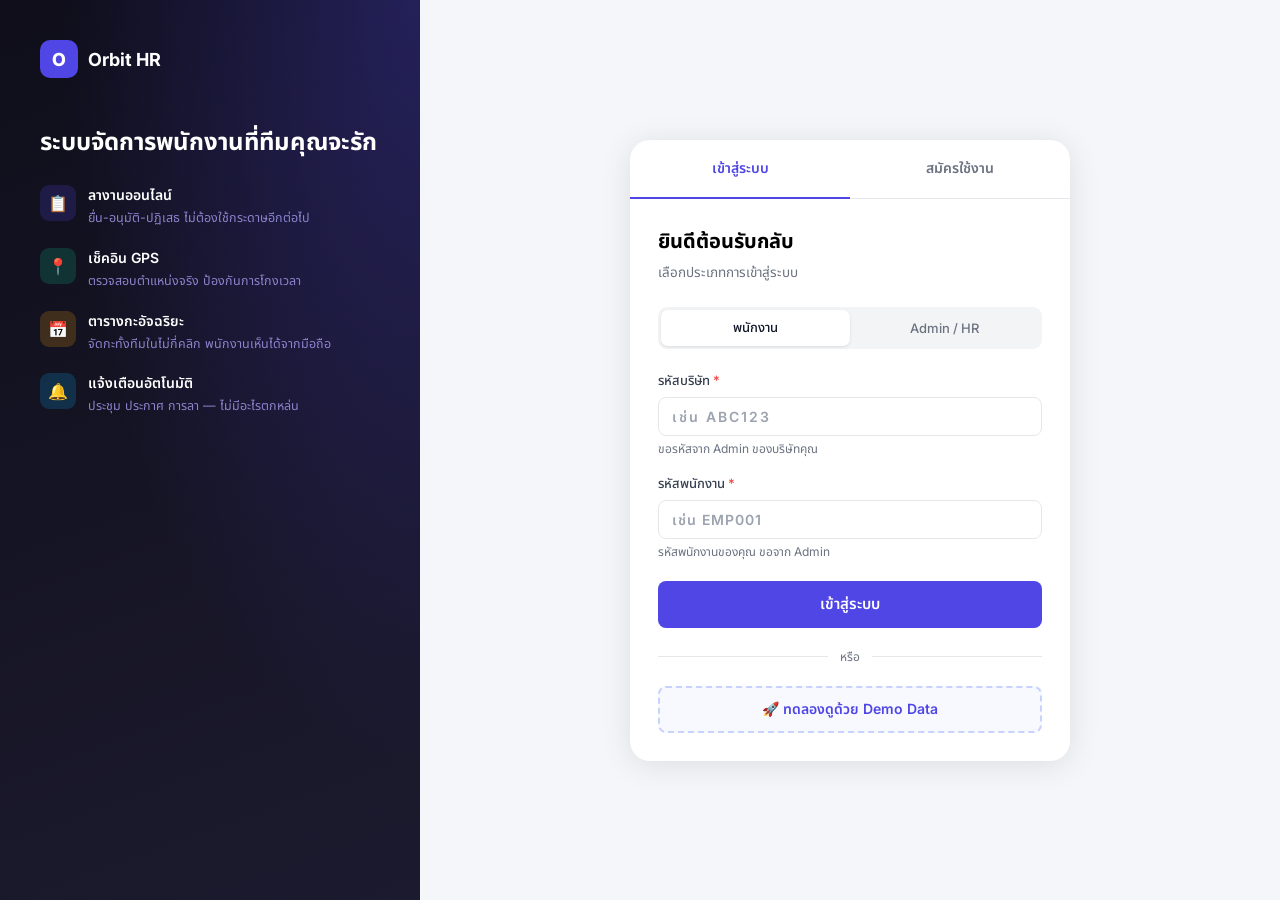
<file: employees.html>
<!DOCTYPE html>
<html lang="th">
<head>
<meta charset="UTF-8">
<meta name="viewport" content="width=device-width, initial-scale=1.0">
<title>พนักงาน — Orbit HR</title>
<link href="https://fonts.googleapis.com/css2?family=Inter:wght@400;500;600;700&family=Noto+Sans+Thai:wght@400;500;600;700&display=swap" rel="stylesheet">
<link rel="stylesheet" href="css/style.css">
</head>
<body>
<div class="app-layout">
  <nav class="sidebar" id="sidebar"></nav>
  <div class="main-content">
    <header class="top-header" id="page-header"></header>
    <main class="page-content" id="main"></main>
  </div>
</div>
<nav class="bottom-nav" id="bottom-nav"></nav>
<div class="toast-container" id="toast-container"></div>

<!-- Modal: Add/Edit Employee -->
<div class="modal-overlay" id="modal-emp">
  <div class="modal modal-lg">
    <div class="modal-header">
      <span class="modal-title" id="emp-modal-title">เพิ่มพนักงาน</span>
      <button class="modal-close" onclick="Modal.close('modal-emp')">✕</button>
    </div>
    <div class="modal-body">
      <div class="form-row">
        <div class="form-group">
          <label class="form-label">ชื่อ-นามสกุล <span class="required">*</span></label>
          <input type="text" id="e-name" class="form-control" placeholder="ชื่อเต็ม">
        </div>
        <div class="form-group">
          <label class="form-label">อีเมล (สำหรับ Admin/HR)</label>
          <input type="email" id="e-email" class="form-control" placeholder="email@company.com">
        </div>
      </div>
      <div class="form-row">
        <div class="form-group">
          <label class="form-label">แผนก</label>
          <input type="text" id="e-dept" class="form-control" placeholder="เช่น แผนกต้อนรับ">
        </div>
        <div class="form-group">
          <label class="form-label">ตำแหน่ง</label>
          <input type="text" id="e-position" class="form-control" placeholder="เช่น พนักงานต้อนรับ">
        </div>
      </div>
      <div class="form-row">
        <div class="form-group">
          <label class="form-label">สิทธิ์ในระบบ</label>
          <select id="e-role" class="form-select">
            <option value="employee">Employee — พนักงาน</option>
            <option value="manager">Manager — ผู้จัดการ</option>
            <option value="hr">HR — ฝ่ายบุคคล</option>
            <option value="admin">Admin — ผู้ดูแล</option>
          </select>
        </div>
        <div class="form-group">
          <label class="form-label">วันที่เริ่มงาน</label>
          <input type="date" id="e-start" class="form-control">
        </div>
      </div>
      <div class="form-group">
        <label class="form-label">เบอร์โทรศัพท์</label>
        <input type="tel" id="e-phone" class="form-control" placeholder="08x-xxx-xxxx">
      </div>
      <div class="form-row">
        <div class="form-group">
          <label class="form-label">เงินเดือน (฿)</label>
          <input type="number" id="e-salary" class="form-control" placeholder="0" min="0" step="500">
        </div>
        <div class="form-group">
          <label class="form-label">ธนาคาร</label>
          <input type="text" id="e-bank-name" class="form-control" placeholder="เช่น กสิกรไทย">
        </div>
      </div>
      <div class="form-group">
        <label class="form-label">เลขที่บัญชี</label>
        <input type="text" id="e-bank-acc" class="form-control" placeholder="xxx-x-xxxxx-x">
      </div>
      <div id="e-password-group" class="form-group">
        <label class="form-label">รหัสผ่าน <span style="color:var(--text-muted);font-weight:400">(สำหรับ Admin/HR เท่านั้น)</span></label>
        <input type="password" id="e-password" class="form-control" placeholder="ตั้งรหัสผ่าน">
        <div class="form-hint">พนักงานทั่วไปใช้รหัสพนักงาน (EMP001) แทนรหัสผ่าน</div>
      </div>
    </div>
    <div class="modal-footer">
      <button class="btn btn-secondary" onclick="Modal.close('modal-emp')">ยกเลิก</button>
      <button class="btn btn-primary" id="emp-save-btn" onclick="saveEmployee()">เพิ่มพนักงาน</button>
    </div>
  </div>
</div>

<!-- Modal: Employee Detail -->
<div class="modal-overlay" id="modal-detail">
  <div class="modal modal-lg">
    <div class="modal-header">
      <span class="modal-title">ข้อมูลพนักงาน</span>
      <button class="modal-close" onclick="Modal.close('modal-detail')">✕</button>
    </div>
    <div class="modal-body" id="detail-body"></div>
    <div class="modal-footer" id="detail-footer"></div>
  </div>
</div>

<script src="js/db.js"></script>
<script src="js/auth.js"></script>
<script src="js/app.js"></script>
<script>
const user = initPage('employees', 'จัดการพนักงาน', `<button class="btn btn-primary" onclick="openAdd()">${iconSVG('plus','15')} เพิ่มพนักงาน</button>`);
let editingId = null;
if (user) render();

function render() {
  const employees = DB.Users.getByCompany(user.companyId).filter(u=>u.status==='active');
  const depts = [...new Set(employees.map(e=>e.department).filter(Boolean))];
  const main = document.getElementById('main');

  main.innerHTML = `
    <!-- Stats -->
    <div class="grid grid-4" style="margin-bottom:20px">
      <div class="stat-card">
        <div class="stat-icon" style="background:#EEF2FF;color:#4F46E5">${iconSVG('users','18')}</div>
        <div class="stat-value">${employees.length}</div>
        <div class="stat-label">พนักงานทั้งหมด</div>
      </div>
      <div class="stat-card">
        <div class="stat-icon" style="background:#ECFDF5;color:#10B981">${iconSVG('briefcase','18')}</div>
        <div class="stat-value">${depts.length}</div>
        <div class="stat-label">แผนก</div>
      </div>
      <div class="stat-card">
        <div class="stat-icon" style="background:#FFFBEB;color:#F59E0B">${iconSVG('user','18')}</div>
        <div class="stat-value">${employees.filter(e=>['admin','hr'].includes(e.role)).length}</div>
        <div class="stat-label">Admin / HR</div>
      </div>
      <div class="stat-card">
        <div class="stat-icon" style="background:#F0F9FF;color:#0EA5E9">${iconSVG('calendar','18')}</div>
        <div class="stat-value">${employees.filter(e=>{const d=new Date(e.startDate||e.createdAt);return d.getFullYear()===new Date().getFullYear();}).length}</div>
        <div class="stat-label">เข้างานปีนี้</div>
      </div>
    </div>

    <!-- Table -->
    <div class="card">
      <div class="card-header">
        <span class="card-title">รายชื่อพนักงาน</span>
        <div class="filter-bar">
          <div class="search-input">
            ${iconSVG('search','14')}
            <input type="text" placeholder="ค้นหาชื่อหรือรหัส..." id="search-emp" oninput="filterTable()">
          </div>
          <select class="form-select" style="width:auto" id="filter-dept" onchange="filterTable()">
            <option value="">ทุกแผนก</option>
            ${depts.map(d=>`<option value="${d}">${d}</option>`).join('')}
          </select>
          <select class="form-select" style="width:auto" id="filter-role" onchange="filterTable()">
            <option value="">ทุกสิทธิ์</option>
            <option value="admin">Admin</option>
            <option value="hr">HR</option>
            <option value="manager">Manager</option>
            <option value="employee">Employee</option>
          </select>
        </div>
      </div>
      <div class="table-wrap" style="border:none;border-radius:0">
        <table>
          <thead><tr>
            <th>พนักงาน</th>
            <th>รหัสพนักงาน</th>
            <th>แผนก / ตำแหน่ง</th>
            <th>สิทธิ์</th>
            <th>วันที่เริ่มงาน</th>
            <th></th>
          </tr></thead>
          <tbody id="emp-table-body"></tbody>
        </table>
      </div>
    </div>
  `;
  filterTable();
}

function filterTable() {
  const search = (document.getElementById('search-emp')?.value||'').toLowerCase();
  const dept   = document.getElementById('filter-dept')?.value||'';
  const role   = document.getElementById('filter-role')?.value||'';
  let employees = DB.Users.getByCompany(user.companyId).filter(u=>u.status==='active');
  if (search) employees = employees.filter(e=>(e.name||'').toLowerCase().includes(search)||(e.employeeCode||'').toLowerCase().includes(search)||(e.email||'').toLowerCase().includes(search));
  if (dept)   employees = employees.filter(e=>e.department===dept);
  if (role)   employees = employees.filter(e=>e.role===role);
  const body = document.getElementById('emp-table-body');
  if (!body) return;
  if (!employees.length) { body.innerHTML = `<tr><td colspan="6" style="text-align:center;padding:40px;color:var(--text-muted)">ไม่พบพนักงาน</td></tr>`; return; }
  body.innerHTML = employees.map(e=>`
    <tr>
      <td><div class="table-user">${renderAvatar(e,'md')}<div><div class="user-name">${e.name}</div><div class="user-sub">${e.email||'—'}</div></div></div></td>
      <td><span class="badge badge-neutral" style="font-family:monospace;letter-spacing:1px">${e.employeeCode||'Admin'}</span></td>
      <td><div style="font-size:13px;font-weight:500">${e.department||'—'}</div><div style="font-size:12px;color:var(--text-muted)">${e.position||'—'}</div></td>
      <td><span class="badge ${e.role==='admin'?'badge-primary':e.role==='hr'?'badge-info':e.role==='manager'?'badge-warning':'badge-neutral'}">${roleLabel(e.role)}</span></td>
      <td style="color:var(--text-muted)">${e.startDate?formatDateShort(e.startDate):'—'}</td>
      <td>
        <div class="btn-group">
          <button class="btn btn-ghost btn-sm btn-icon" onclick="viewEmployee('${e.id}')" title="ดูรายละเอียด">${iconSVG('user','14')}</button>
          <button class="btn btn-ghost btn-sm btn-icon" onclick="editEmployee('${e.id}')" title="แก้ไข">${iconSVG('edit','14')}</button>
          ${e.id!==user.id?`<button class="btn btn-ghost btn-sm btn-icon" onclick="removeEmployee('${e.id}')" title="ลบ" style="color:var(--danger)">${iconSVG('trash','14')}</button>`:''}
        </div>
      </td>
    </tr>`).join('');
}

function openAdd() {
  editingId = null;
  document.getElementById('emp-modal-title').textContent = 'เพิ่มพนักงาน';
  document.getElementById('emp-save-btn').textContent = 'เพิ่มพนักงาน';
  ['e-name','e-email','e-dept','e-position','e-phone','e-bank-name','e-bank-acc','e-password'].forEach(id=>{ const el=document.getElementById(id); if(el) el.value=''; });
  document.getElementById('e-salary').value = '';
  document.getElementById('e-role').value = 'employee';
  document.getElementById('e-start').value = DB.today();
  Modal.open('modal-emp');
}

function editEmployee(id) {
  editingId = id;
  const emp = DB.Users.get(id);
  if (!emp) return;
  document.getElementById('emp-modal-title').textContent = 'แก้ไขข้อมูลพนักงาน';
  document.getElementById('emp-save-btn').textContent = 'บันทึกการแก้ไข';
  document.getElementById('e-name').value     = emp.name||'';
  document.getElementById('e-email').value    = emp.email||'';
  document.getElementById('e-dept').value     = emp.department||'';
  document.getElementById('e-position').value = emp.position||'';
  document.getElementById('e-phone').value     = emp.phone||'';
  document.getElementById('e-salary').value    = emp.salary||'';
  document.getElementById('e-bank-name').value = emp.bankName||'';
  document.getElementById('e-bank-acc').value  = emp.bankAccount||'';
  document.getElementById('e-role').value      = emp.role||'employee';
  document.getElementById('e-start').value     = emp.startDate||DB.today();
  document.getElementById('e-password').value  = '';
  Modal.open('modal-emp');
}

function saveEmployee() {
  const name  = document.getElementById('e-name').value.trim();
  const email = document.getElementById('e-email').value.trim();
  const role  = document.getElementById('e-role').value;
  if (!name) return Toast.error('กรุณาใส่ชื่อ-นามสกุล');
  if (['admin','hr'].includes(role) && !email) return Toast.error('Admin/HR ต้องมีอีเมล');
  const data = { name, email, role, department: document.getElementById('e-dept').value.trim(), position: document.getElementById('e-position').value.trim(), phone: document.getElementById('e-phone').value.trim(), salary: parseFloat(document.getElementById('e-salary').value)||0, bankName: document.getElementById('e-bank-name').value.trim(), bankAccount: document.getElementById('e-bank-acc').value.trim(), startDate: document.getElementById('e-start').value, password: document.getElementById('e-password').value||'orbit1234', companyId: user.companyId };
  if (editingId) { DB.Users.update(editingId, data); Toast.success('อัปเดตข้อมูลพนักงานแล้ว'); }
  else { DB.Users.create(data); Toast.success('เพิ่มพนักงานสำเร็จ'); }
  Modal.close('modal-emp');
  render();
}

function viewEmployee(id) {
  const emp = DB.Users.get(id);
  if (!emp) return;
  const company = Auth.currentCompany();
  const body = document.getElementById('detail-body');
  const footer = document.getElementById('detail-footer');
  const monthAtt = DB.Attendance.getByUser(id, { month: DB.today().slice(0,7) });
  const leaves   = DB.Leaves.getByUser(id).filter(l=>l.status==='approved');
  const balance  = DB.Leaves.getBalance(id);

  body.innerHTML = `
    <div style="display:flex;align-items:center;gap:16px;margin-bottom:24px">
      ${renderAvatar(emp,'xl')}
      <div>
        <div style="font-size:20px;font-weight:700">${emp.name}</div>
        <div style="font-size:14px;color:var(--text-secondary);margin-top:2px">${emp.department||''} · ${emp.position||''}</div>
        <span class="badge ${emp.role==='admin'?'badge-primary':emp.role==='hr'?'badge-info':'badge-neutral'} mt-2">${roleLabel(emp.role)}</span>
      </div>
    </div>

    <div class="grid grid-2" style="margin-bottom:20px">
      ${emp.email?`<div style="padding:12px;background:var(--bg);border-radius:8px"><div style="font-size:11px;color:var(--text-muted)">อีเมล</div><div style="font-size:13px;font-weight:500;margin-top:2px">${emp.email}</div></div>`:''}
      ${emp.phone?`<div style="padding:12px;background:var(--bg);border-radius:8px"><div style="font-size:11px;color:var(--text-muted)">เบอร์โทร</div><div style="font-size:13px;font-weight:500;margin-top:2px">${emp.phone}</div></div>`:''}
      ${emp.startDate?`<div style="padding:12px;background:var(--bg);border-radius:8px"><div style="font-size:11px;color:var(--text-muted)">วันที่เริ่มงาน</div><div style="font-size:13px;font-weight:500;margin-top:2px">${formatDate(emp.startDate)}</div></div>`:''}
    </div>

    <!-- Login details -->
    <div style="padding:14px;background:var(--primary-light);border-radius:10px;margin-bottom:16px">
      <div style="font-size:12px;font-weight:600;color:var(--primary);margin-bottom:10px">ข้อมูลเข้าสู่ระบบ (แชร์ให้พนักงาน)</div>
      <div class="grid grid-2" style="gap:8px">
        <div>
          <div style="font-size:11px;color:var(--text-muted);margin-bottom:3px">รหัสบริษัท</div>
          <div style="display:flex;align-items:center;gap:6px">
            <span style="font-family:monospace;font-size:15px;font-weight:700;letter-spacing:2px">${company?.code||'—'}</span>
            <button class="btn btn-ghost btn-sm btn-icon" onclick="copyToClipboard('${company?.code||''}')" title="คัดลอก">${iconSVG('copy','13')}</button>
          </div>
        </div>
        <div>
          <div style="font-size:11px;color:var(--text-muted);margin-bottom:3px">รหัสพนักงาน</div>
          <div style="display:flex;align-items:center;gap:6px">
            <span style="font-family:monospace;font-size:15px;font-weight:700;letter-spacing:2px">${emp.employeeCode||'Admin'}</span>
            ${emp.employeeCode?`<button class="btn btn-ghost btn-sm btn-icon" onclick="copyToClipboard('${emp.employeeCode}')">${iconSVG('copy','13')}</button>`:''}
          </div>
        </div>
      </div>
    </div>

    <!-- Stats this month -->
    <div class="grid grid-3" style="margin-bottom:16px">
      <div style="padding:12px;border:1px solid var(--border);border-radius:8px;text-align:center">
        <div style="font-size:22px;font-weight:700;color:var(--primary)">${monthAtt.length}</div>
        <div style="font-size:11px;color:var(--text-muted)">วันมาทำงานเดือนนี้</div>
      </div>
      <div style="padding:12px;border:1px solid var(--border);border-radius:8px;text-align:center">
        <div style="font-size:22px;font-weight:700;color:var(--warning)">${monthAtt.filter(a=>a.status==='late').length}</div>
        <div style="font-size:11px;color:var(--text-muted)">สายเดือนนี้</div>
      </div>
      <div style="padding:12px;border:1px solid var(--border);border-radius:8px;text-align:center">
        <div style="font-size:22px;font-weight:700;color:var(--accent)">${leaves.reduce((s,l)=>s+l.days,0)}</div>
        <div style="font-size:11px;color:var(--text-muted)">วันลาที่ใช้ปีนี้</div>
      </div>
    </div>
  `;
  footer.innerHTML = `
    <button class="btn btn-secondary" onclick="resetCode('${emp.id}')">${iconSVG('refresh','14')} รีเซ็ตรหัส</button>
    <button class="btn btn-secondary" onclick="Modal.close('modal-detail');editEmployee('${emp.id}')">${iconSVG('edit','14')} แก้ไข</button>
    <button class="btn btn-primary" onclick="Modal.close('modal-detail')">ปิด</button>
  `;
  Modal.open('modal-detail');
}

function resetCode(id) {
  confirmDialog('รีเซ็ตรหัสพนักงาน? รหัสเก่าจะใช้ไม่ได้', ()=>{
    const updated = DB.Users.resetCode(id);
    Toast.success(`รหัสใหม่: ${updated.employeeCode}`);
    Modal.close('modal-detail');
    render();
  }, false);
}

function removeEmployee(id) {
  const emp = DB.Users.get(id);
  confirmDialog(`ต้องการลบ "${emp?.name}" ออกจากระบบ?`, ()=>{
    DB.Users.softDelete(id);
    Toast.success('ลบพนักงานออกจากระบบแล้ว');
    render();
  });
}
</script>
</body>
</html>
</file>
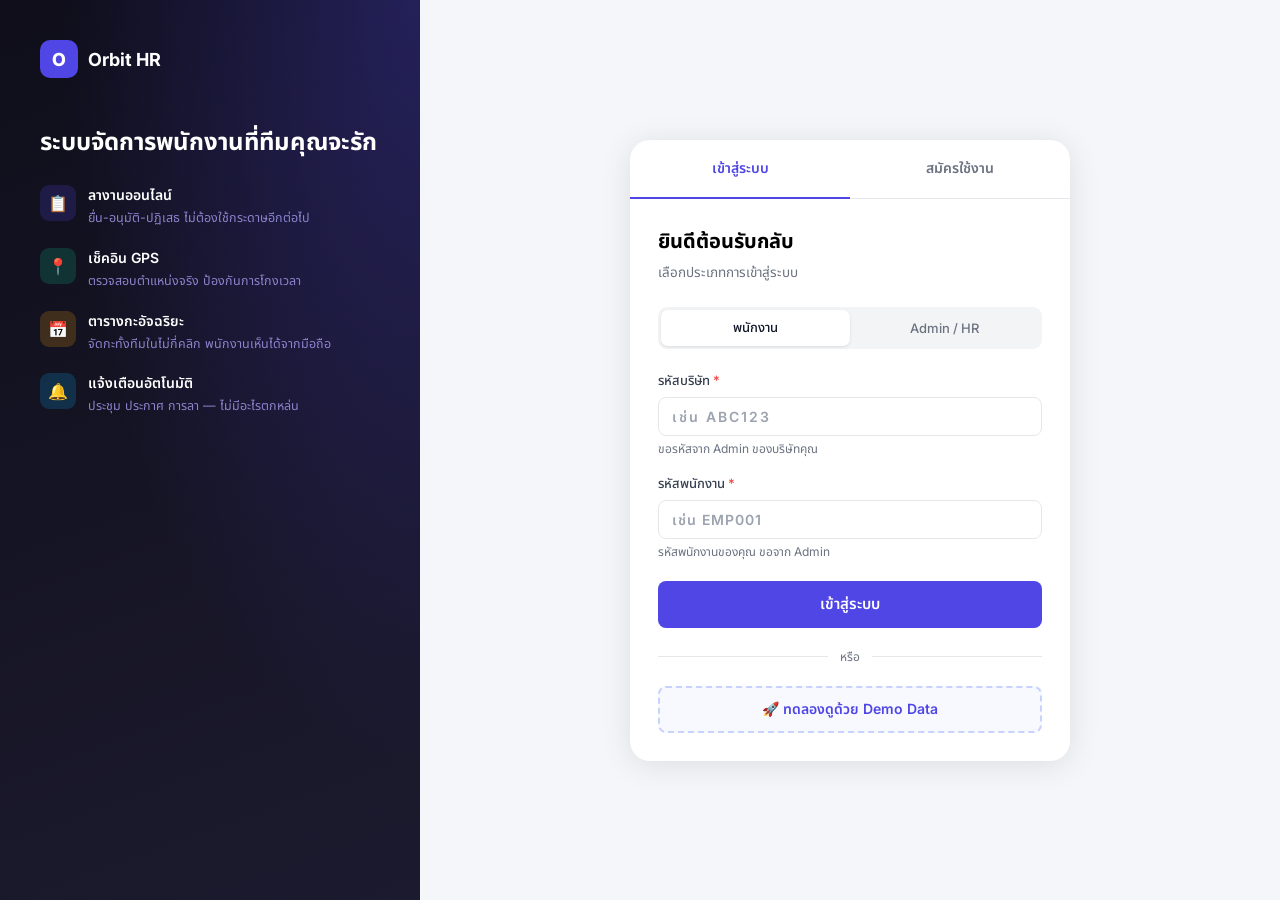
<file: leave.html>
<!DOCTYPE html>
<html lang="th">
<head>
<meta charset="UTF-8">
<meta name="viewport" content="width=device-width, initial-scale=1.0">
<title>การลา — Orbit HR</title>
<link href="https://fonts.googleapis.com/css2?family=Inter:wght@400;500;600;700&family=Noto+Sans+Thai:wght@400;500;600;700&display=swap" rel="stylesheet">
<link rel="stylesheet" href="css/style.css">
</head>
<body>
<div class="app-layout">
  <nav class="sidebar" id="sidebar"></nav>
  <div class="main-content">
    <header class="top-header" id="page-header"></header>
    <main class="page-content" id="main"></main>
  </div>
</div>
<nav class="bottom-nav" id="bottom-nav"></nav>
<div class="toast-container" id="toast-container"></div>

<!-- Modal: Request Leave -->
<div class="modal-overlay" id="modal-request">
  <div class="modal">
    <div class="modal-header">
      <span class="modal-title">ยื่นคำขอลางาน</span>
      <button class="modal-close" onclick="Modal.close('modal-request')">${'✕'}</button>
    </div>
    <div class="modal-body">
      <div class="form-group">
        <label class="form-label">ประเภทการลา <span class="required">*</span></label>
        <select id="leave-type" class="form-select"></select>
      </div>
      <div class="form-row">
        <div class="form-group">
          <label class="form-label">วันที่เริ่มลา <span class="required">*</span></label>
          <input type="date" id="leave-start" class="form-control">
        </div>
        <div class="form-group">
          <label class="form-label">วันที่สิ้นสุด <span class="required">*</span></label>
          <input type="date" id="leave-end" class="form-control">
        </div>
      </div>
      <div class="form-group" id="days-preview" style="display:none">
        <div class="badge badge-info" id="days-count"></div>
      </div>
      <div class="form-group">
        <label class="form-label">เหตุผล <span class="required">*</span></label>
        <textarea id="leave-reason" class="form-control" rows="3" placeholder="ระบุเหตุผลการลา..."></textarea>
      </div>
      <div class="form-group">
        <label class="form-label">เอกสารประกอบ (ถ้ามี)</label>
        <input type="text" id="leave-attachment" class="form-control" placeholder="ชื่อไฟล์ หรือ URL เอกสาร">
        <div class="form-hint">เช่น ใบรับรองแพทย์ บัตรนัด</div>
      </div>
    </div>
    <div class="modal-footer">
      <button class="btn btn-secondary" onclick="Modal.close('modal-request')">ยกเลิก</button>
      <button class="btn btn-primary" onclick="submitLeave()">ยื่นคำขอ</button>
    </div>
  </div>
</div>

<!-- Modal: Approve/Reject -->
<div class="modal-overlay" id="modal-approve">
  <div class="modal">
    <div class="modal-header">
      <span class="modal-title" id="approve-modal-title">รายละเอียดคำขอลา</span>
      <button class="modal-close" onclick="Modal.close('modal-approve')">✕</button>
    </div>
    <div class="modal-body" id="approve-modal-body"></div>
    <div class="modal-footer" id="approve-modal-footer"></div>
  </div>
</div>

<script src="js/db.js"></script>
<script src="js/auth.js"></script>
<script src="js/app.js"></script>
<script>
const user = initPage('leave', 'การลางาน', `<button class="btn btn-primary" onclick="openRequest()">${iconSVG('plus','15')} ขอลางาน</button>`);
let currentTab = 'my';
if (user) render();

function render() {
  const isManager = Auth.canApproveLeave(user);
  const pending   = DB.Leaves.getByCompany(user.companyId, {status:'pending'}).length;
  const main = document.getElementById('main');

  main.innerHTML = `
    <!-- Balance -->
    <div class="card" style="margin-bottom:20px">
      <div class="card-header"><span class="card-title">วันลาคงเหลือปีนี้</span></div>
      <div class="card-body">
        <div class="grid grid-4" id="balance-cards"></div>
      </div>
    </div>

    <!-- Tabs -->
    <div class="card">
      <div class="card-header" style="flex-direction:column;align-items:flex-start;gap:12px">
        <div class="tabs" style="margin-bottom:0;width:100%">
          <button class="tab-item ${currentTab==='my'?'active':''}" onclick="switchTab('my')">ประวัติของฉัน</button>
          ${isManager ? `<button class="tab-item ${currentTab==='pending'?'active':''}" onclick="switchTab('pending')">รอการอนุมัติ ${pending>0?`<span class="badge badge-danger" style="margin-left:4px">${pending}</span>`:''}</button>` : ''}
          ${isManager ? `<button class="tab-item ${currentTab==='all'?'active':''}" onclick="switchTab('all')">คำขอทั้งหมด</button>` : ''}
        </div>
        <div class="filter-bar" style="width:100%">
          <div class="search-input">
            ${iconSVG('search','14')}
            <input type="text" placeholder="ค้นหา..." id="search-input" oninput="renderTable()">
          </div>
          <select class="form-select" style="width:auto" id="filter-status" onchange="renderTable()">
            <option value="">สถานะทั้งหมด</option>
            <option value="pending">รอการอนุมัติ</option>
            <option value="approved">อนุมัติแล้ว</option>
            <option value="rejected">ถูกปฏิเสธ</option>
          </select>
          <select class="form-select" style="width:auto" id="filter-month" onchange="renderTable()">
            <option value="">ทุกเดือน</option>
            ${getLast12Months().map(m=>`<option value="${m.value}" ${m.value===DB.today().slice(0,7)?'selected':''}>${m.label}</option>`).join('')}
          </select>
        </div>
      </div>
      <div class="table-wrap" style="border:none;border-radius:0">
        <table>
          <thead id="table-head"></thead>
          <tbody id="table-body"></tbody>
        </table>
      </div>
    </div>
  `;

  renderBalanceCards();
  renderTable();
  populateLeaveTypes();
  setDefaultDates();
}

function renderBalanceCards() {
  const balance = DB.Leaves.getBalance(user.id);
  const el = document.getElementById('balance-cards');
  if (!el) return;
  const types = Object.values(balance);
  if (!types.length) { el.innerHTML = '<div class="text-muted">ยังไม่มีประเภทการลา</div>'; return; }
  el.innerHTML = types.map(({type, remaining, total, used}) => `
    <div class="leave-balance-item">
      <div class="leave-balance-header">
        <span style="font-size:13px;font-weight:600"><span class="leave-type-dot" style="background:${type.color}"></span>${type.name}</span>
        <span style="font-size:22px;font-weight:700;color:${remaining<=2?'var(--danger)':remaining<=5?'var(--warning)':'var(--primary)'}">${remaining}</span>
      </div>
      <div class="text-sm text-muted">ใช้ไป ${used} / ทั้งหมด ${total} วัน</div>
      <div class="leave-bar-wrap">
        <div class="leave-bar-fill" style="width:${pct(used,total)}%;background:${remaining<=2?'var(--danger)':remaining<=5?'var(--warning)':type.color}"></div>
      </div>
    </div>
  `).join('');
}

function renderTable() {
  const isManager = Auth.canApproveLeave(user);
  const search = (document.getElementById('search-input')?.value||'').toLowerCase();
  const status = document.getElementById('filter-status')?.value||'';
  const month  = document.getElementById('filter-month')?.value||'';

  let leaves;
  if (currentTab === 'my') {
    leaves = DB.Leaves.getByUser(user.id);
  } else if (currentTab === 'pending') {
    leaves = DB.Leaves.getByCompany(user.companyId, {status:'pending'});
  } else {
    leaves = DB.Leaves.getByCompany(user.companyId);
  }

  if (status) leaves = leaves.filter(l=>l.status===status);
  if (month)  leaves = leaves.filter(l=>l.startDate.startsWith(month));

  const users   = DB.Users.getByCompany(user.companyId);
  const types   = DB.LeaveTypes.getByCompany(user.companyId);
  const userMap = Object.fromEntries(users.map(u=>[u.id,u]));
  const typeMap = Object.fromEntries(types.map(t=>[t.id,t]));

  if (search) leaves = leaves.filter(l=>{
    const u = userMap[l.userId]||{};
    const t = typeMap[l.leaveTypeId]||{};
    return (u.name||'').toLowerCase().includes(search) || (t.name||'').toLowerCase().includes(search) || (l.reason||'').toLowerCase().includes(search);
  });

  const head = document.getElementById('table-head');
  const body = document.getElementById('table-body');
  const showName = currentTab !== 'my';

  head.innerHTML = `<tr>
    ${showName?'<th>พนักงาน</th>':''}
    <th>ประเภทการลา</th>
    <th>วันที่ลา</th>
    <th>จำนวน</th>
    <th>เหตุผล</th>
    <th>สถานะ</th>
    <th>วันที่ยื่น</th>
    <th></th>
  </tr>`;

  if (!leaves.length) {
    body.innerHTML = `<tr><td colspan="8" style="text-align:center;padding:40px;color:var(--text-muted)">ไม่พบข้อมูล</td></tr>`;
    return;
  }

  body.innerHTML = leaves.map(l=>{
    const u = userMap[l.userId]||{name:'?'};
    const t = typeMap[l.leaveTypeId]||{name:'?',color:'#ccc'};
    return `<tr>
      ${showName?`<td><div class="table-user">${renderAvatar(u,'sm')}<div><div class="user-name">${u.name}</div><div class="user-sub">${u.department||''}</div></div></div></td>`:''}
      <td><span class="leave-type-dot" style="background:${t.color}"></span> ${t.name}</td>
      <td>${formatDateShort(l.startDate)}${l.startDate!==l.endDate?` — ${formatDateShort(l.endDate)}`:''}</td>
      <td><strong>${l.days}</strong> วัน</td>
      <td style="max-width:200px;white-space:nowrap;overflow:hidden;text-overflow:ellipsis">${l.reason||'—'}</td>
      <td>${leaveStatusBadge(l.status)}</td>
      <td style="color:var(--text-muted)">${formatDateShort(l.createdAt)}</td>
      <td>
        <button class="btn btn-ghost btn-sm btn-icon" onclick="viewLeave('${l.id}')" title="ดูรายละเอียด">${iconSVG('more','14')}</button>
      </td>
    </tr>`;
  }).join('');
}

function switchTab(tab) {
  currentTab = tab;
  document.querySelectorAll('.tab-item').forEach(el=>{
    el.classList.toggle('active', el.textContent.trim().startsWith(tab==='my'?'ประวัติ':tab==='pending'?'รอการ':'คำขอทั้ง'));
  });
  renderTable();
}

function openRequest() {
  populateLeaveTypes();
  setDefaultDates();
  Modal.open('modal-request');
}

function populateLeaveTypes() {
  const sel = document.getElementById('leave-type');
  if (!sel) return;
  const types = DB.LeaveTypes.getByCompany(user.companyId);
  sel.innerHTML = types.map(t=>`<option value="${t.id}">${t.name}</option>`).join('');
}

function setDefaultDates() {
  const today = DB.today();
  const s = document.getElementById('leave-start');
  const e = document.getElementById('leave-end');
  if (s) s.value = today;
  if (e) e.value = today;
  s?.addEventListener('change', updateDays);
  e?.addEventListener('change', updateDays);
}

function updateDays() {
  const start = document.getElementById('leave-start')?.value;
  const end   = document.getElementById('leave-end')?.value;
  if (!start || !end) return;
  const days = Math.max(1, Math.ceil((new Date(end)-new Date(start))/86400000)+1);
  const prev = document.getElementById('days-preview');
  const cnt  = document.getElementById('days-count');
  if (prev && cnt) { prev.style.display='block'; cnt.textContent=`ลา ${days} วัน`; }
}

function submitLeave() {
  const typeId = document.getElementById('leave-type')?.value;
  const start  = document.getElementById('leave-start')?.value;
  const end    = document.getElementById('leave-end')?.value;
  const reason = document.getElementById('leave-reason')?.value?.trim();
  const attach = document.getElementById('leave-attachment')?.value?.trim();
  if (!typeId || !start || !end || !reason) return Toast.error('กรุณากรอกข้อมูลให้ครบ');
  if (end < start) return Toast.error('วันสิ้นสุดต้องไม่ก่อนวันเริ่มต้น');
  const balance = DB.Leaves.getBalance(user.id);
  const bal = balance[typeId];
  if (bal) {
    const days = Math.ceil((new Date(end)-new Date(start))/86400000)+1;
    if (days > bal.remaining) return Toast.error(`วันลาไม่พอ — คงเหลือ ${bal.remaining} วัน`);
  }
  const leave = DB.Leaves.create({ companyId: user.companyId, userId: user.id, leaveTypeId: typeId, startDate: start, endDate: end, reason, attachment: attach });
  DB.Notifications.notifyLeave(leave, 'submitted', user.name);
  Modal.close('modal-request');
  Toast.success('ยื่นคำขอลาสำเร็จ รอการอนุมัติ');
  render();
}

function viewLeave(id) {
  const leaves  = DB.Leaves.getByCompany(user.companyId);
  const l       = leaves.find(x=>x.id===id);
  if (!l) return;
  const types   = DB.LeaveTypes.getByCompany(user.companyId);
  const users   = DB.Users.getByCompany(user.companyId);
  const typeMap = Object.fromEntries(types.map(t=>[t.id,t]));
  const userMap = Object.fromEntries(users.map(u=>[u.id,u]));
  const t = typeMap[l.leaveTypeId]||{};
  const u = userMap[l.userId]||{};
  const approver = l.approvedBy ? userMap[l.approvedBy] : null;
  const isManager = Auth.canApproveLeave(user);
  const canAct = isManager && l.status === 'pending';

  document.getElementById('approve-modal-title').textContent = 'รายละเอียดคำขอลา';
  document.getElementById('approve-modal-body').innerHTML = `
    <div style="display:flex;align-items:center;gap:12px;margin-bottom:16px">
      ${renderAvatar(u,'lg')}
      <div>
        <div style="font-size:16px;font-weight:600">${u.name}</div>
        <div style="font-size:13px;color:var(--text-muted)">${u.department||''} · ${u.position||''}</div>
      </div>
    </div>
    <div style="display:grid;grid-template-columns:1fr 1fr;gap:12px;margin-bottom:16px">
      <div style="padding:12px;background:var(--bg);border-radius:8px">
        <div style="font-size:11px;color:var(--text-muted);margin-bottom:4px">ประเภทการลา</div>
        <div style="font-size:14px;font-weight:500"><span class="leave-type-dot" style="background:${t.color}"></span>${t.name}</div>
      </div>
      <div style="padding:12px;background:var(--bg);border-radius:8px">
        <div style="font-size:11px;color:var(--text-muted);margin-bottom:4px">จำนวนวัน</div>
        <div style="font-size:14px;font-weight:500">${l.days} วัน</div>
      </div>
      <div style="padding:12px;background:var(--bg);border-radius:8px">
        <div style="font-size:11px;color:var(--text-muted);margin-bottom:4px">วันที่เริ่มลา</div>
        <div style="font-size:14px;font-weight:500">${formatDate(l.startDate)}</div>
      </div>
      <div style="padding:12px;background:var(--bg);border-radius:8px">
        <div style="font-size:11px;color:var(--text-muted);margin-bottom:4px">วันที่สิ้นสุด</div>
        <div style="font-size:14px;font-weight:500">${formatDate(l.endDate)}</div>
      </div>
    </div>
    <div style="padding:12px;background:var(--bg);border-radius:8px;margin-bottom:12px">
      <div style="font-size:11px;color:var(--text-muted);margin-bottom:4px">เหตุผล</div>
      <div style="font-size:14px">${l.reason}</div>
    </div>
    ${l.attachment?`<div style="padding:10px 12px;background:var(--primary-light);border-radius:8px;font-size:13px;color:var(--primary);margin-bottom:12px">${iconSVG('link','12')} เอกสาร: ${l.attachment}</div>`:''}
    <div style="display:flex;align-items:center;justify-content:space-between">
      ${leaveStatusBadge(l.status)}
      <span style="font-size:12px;color:var(--text-muted)">ยื่นเมื่อ ${formatDateShort(l.createdAt)}</span>
    </div>
    ${l.rejectReason?`<div style="margin-top:12px;padding:10px 12px;background:var(--danger-light);border-radius:8px;font-size:13px;color:var(--danger)">เหตุผลปฏิเสธ: ${l.rejectReason}</div>`:''}
    ${l.approverComment?`<div style="margin-top:12px;padding:10px 12px;background:var(--accent-light);border-radius:8px;font-size:13px;color:#047857">ความคิดเห็น: ${l.approverComment}</div>`:''}
    ${canAct?`<div class="form-group" style="margin-top:16px"><label class="form-label">ความคิดเห็น (ไม่บังคับ)</label><textarea id="approve-comment" class="form-control" rows="2" placeholder="ระบุความคิดเห็นหรือเหตุผล..."></textarea></div>`:''}
  `;
  document.getElementById('approve-modal-footer').innerHTML = canAct ? `
    <button class="btn btn-secondary" onclick="Modal.close('modal-approve')">ปิด</button>
    <button class="btn btn-danger" onclick="rejectLeave('${l.id}')">${iconSVG('x','14')} ปฏิเสธ</button>
    <button class="btn btn-success" onclick="approveLeave('${l.id}')">${iconSVG('check','14')} อนุมัติ</button>
  ` : `<button class="btn btn-secondary" onclick="Modal.close('modal-approve')">ปิด</button>`;
  Modal.open('modal-approve');
}

function approveLeave(id) {
  const comment = document.getElementById('approve-comment')?.value||'';
  const leave = DB.Leaves.approve(id, user.id, comment);
  if (leave) { DB.Notifications.notifyLeave(leave, 'approved', user.name); Toast.success('อนุมัติการลาแล้ว'); }
  Modal.close('modal-approve');
  render();
}

function rejectLeave(id) {
  const reason = document.getElementById('approve-comment')?.value||'';
  const leave = DB.Leaves.reject(id, user.id, reason);
  if (leave) { DB.Notifications.notifyLeave(leave, 'rejected', user.name); Toast.warning('ปฏิเสธคำขอลาแล้ว'); }
  Modal.close('modal-approve');
  render();
}

function getLast12Months() {
  const months = [];
  const now = new Date();
  for (let i = 0; i < 12; i++) {
    const d = new Date(now.getFullYear(), now.getMonth() - i, 1);
    months.push({ value: d.toISOString().slice(0,7), label: d.toLocaleDateString('th-TH',{year:'numeric',month:'long'}) });
  }
  return months;
}
</script>
</body>
</html>
</file>
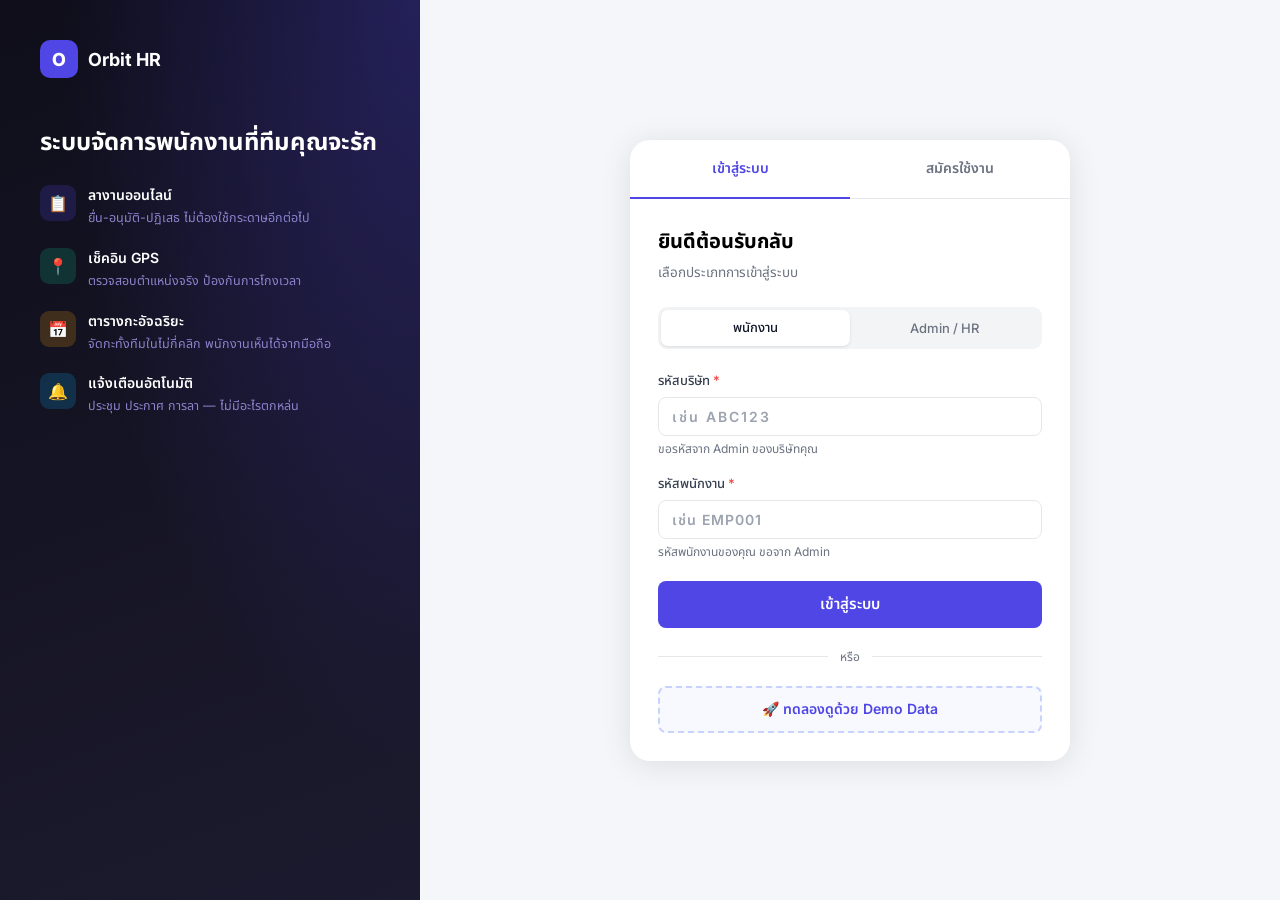
<file: meetings.html>
<!DOCTYPE html>
<html lang="th">
<head>
<meta charset="UTF-8">
<meta name="viewport" content="width=device-width, initial-scale=1.0">
<title>ประชุม & ประกาศ — Orbit HR</title>
<link href="https://fonts.googleapis.com/css2?family=Inter:wght@400;500;600;700&family=Noto+Sans+Thai:wght@400;500;600;700&display=swap" rel="stylesheet">
<link rel="stylesheet" href="css/style.css">
<style>
#main {
  --m-bg: #07070F;
  --m-card: rgba(255,255,255,.04);
  --m-card-hover: rgba(255,255,255,.07);
  --m-border: rgba(255,255,255,.08);
  --m-border-bright: rgba(255,255,255,.15);
  --m-text: #EEEEFF;
  --m-text-2: rgba(238,238,255,.65);
  --m-text-3: rgba(238,238,255,.35);
  --m-accent: #6366F1;
  --m-green: #10B981;
  --m-orange: #F59E0B;
  --m-blue: #3B82F6;
  --m-purple: #A78BFA;
  --m-red: #F87171;
  background: var(--m-bg);
  color: var(--m-text);
  padding-bottom: 110px;
}

/* ── AI Banner ── */
.m-ai-banner {
  display: flex;
  align-items: center;
  gap: 16px;
  background: linear-gradient(135deg,rgba(99,102,241,.12),rgba(167,139,250,.06));
  border: 1px solid rgba(99,102,241,.28);
  border-radius: 16px;
  padding: 16px 20px;
  margin-bottom: 20px;
  position: relative;
  overflow: hidden;
  animation: m-fade-up .4s .05s both;
}
.m-ai-banner::after {
  content:'';position:absolute;top:0;right:0;width:180px;height:100%;
  background:linear-gradient(90deg,transparent,rgba(99,102,241,.04));
  pointer-events:none;
}
.m-ai-orb {
  position:relative;width:44px;height:44px;flex-shrink:0;
}
.m-orb-core {
  position:absolute;top:50%;left:50%;transform:translate(-50%,-50%);
  width:16px;height:16px;border-radius:50%;
  background:radial-gradient(circle,#818CF8,#6366F1);
  box-shadow:0 0 14px 4px rgba(99,102,241,.65);
}
.m-orb-ring {
  position:absolute;inset:0;border-radius:50%;
  border:1.5px solid rgba(99,102,241,.4);
  animation:m-orb-pulse 2s ease-in-out infinite;
}
.m-orb-ring-2 { inset:-7px;border-color:rgba(99,102,241,.18);animation-delay:.65s; }
@keyframes m-orb-pulse {
  0%,100%{transform:scale(1);opacity:1}
  50%{transform:scale(1.18);opacity:.45}
}
.m-ai-label {
  font-size:10px;font-weight:700;letter-spacing:.1em;text-transform:uppercase;
  color:var(--m-accent);margin-bottom:9px;
}
.m-chips { display:flex;flex-wrap:wrap;gap:7px; }
.m-chip {
  display:inline-flex;align-items:center;gap:6px;
  padding:5px 11px;border-radius:20px;font-size:12px;font-weight:500;
  color:var(--m-text-2);background:rgba(255,255,255,.06);
  border:1px solid rgba(255,255,255,.1);
  white-space:nowrap;overflow:hidden;text-overflow:ellipsis;max-width:240px;
}
.m-chip-dot { width:6px;height:6px;border-radius:50%;flex-shrink:0; }

/* ── Analytics Row ── */
.m-analytics {
  display:grid;grid-template-columns:repeat(3,1fr);gap:10px;
  margin-bottom:20px;animation:m-fade-up .4s .1s both;
}
@media(max-width:500px){.m-analytics{grid-template-columns:1fr 1fr}}
.m-analytics-card {
  background:var(--m-card);border:1px solid var(--m-border);
  border-radius:12px;padding:14px 16px;
}
.m-analytics-num {
  font-size:22px;font-weight:700;color:var(--m-text);line-height:1;margin-bottom:4px;
}
.m-analytics-unit { font-size:13px;font-weight:400;color:var(--m-text-3); }
.m-analytics-lbl { font-size:11px;color:var(--m-text-3); }

/* ── Tabs ── */
.m-tabs {
  display:flex;gap:3px;
  background:rgba(255,255,255,.04);border:1px solid var(--m-border);
  border-radius:12px;padding:4px;margin-bottom:22px;width:fit-content;
  animation:m-fade-up .4s .15s both;
}
.m-tab {
  display:flex;align-items:center;gap:6px;
  padding:8px 15px;border-radius:8px;
  font-size:13px;font-weight:500;color:var(--m-text-2);
  background:transparent;border:none;cursor:pointer;
  transition:all .18s;
}
.m-tab:hover{color:var(--m-text);background:rgba(255,255,255,.05);}
.m-tab.active{background:var(--m-accent);color:#fff;}
.m-tab-count {
  background:rgba(255,255,255,.22);border-radius:10px;
  padding:1px 6px;font-size:11px;font-weight:600;
}
.m-tab.active .m-tab-count{background:rgba(255,255,255,.28);}

/* ── Meetings Tab Layout ── */
.m-content-wrap {
  display:grid;grid-template-columns:1fr 268px;gap:18px;align-items:start;
  animation:m-fade-up .4s .2s both;
}
@media(max-width:900px){.m-content-wrap{grid-template-columns:1fr}}
@media(max-width:900px){.m-sidebar{display:none}}

/* ── View Header ── */
.m-view-header {
  display:flex;align-items:center;justify-content:space-between;margin-bottom:14px;
}
.m-view-title {font-size:13px;font-weight:600;color:var(--m-text-2);}
.m-view-controls {display:flex;align-items:center;gap:6px;}
.m-icon-btn {
  width:28px;height:28px;border-radius:8px;display:flex;align-items:center;justify-content:center;
  background:var(--m-card);border:1px solid var(--m-border);
  color:var(--m-text-2);cursor:pointer;font-size:14px;
  transition:all .15s;
}
.m-icon-btn:hover{background:var(--m-card-hover);color:var(--m-text);border-color:var(--m-border-bright);}
.m-today-btn {
  padding:0 10px;width:auto;font-size:11px;font-weight:600;
}
.m-toggle {
  display:flex;background:rgba(255,255,255,.04);border:1px solid var(--m-border);
  border-radius:8px;padding:2px;gap:2px;
}
.m-toggle-btn {
  padding:4px 11px;border-radius:6px;font-size:12px;font-weight:500;
  color:var(--m-text-2);background:transparent;border:none;cursor:pointer;transition:all .15s;
}
.m-toggle-btn.active{background:var(--m-accent);color:#fff;}

/* ── Week Grid ── */
.m-week-grid {
  display:grid;grid-template-columns:repeat(7,1fr);gap:6px;margin-bottom:18px;
}
@media(max-width:640px){
  .m-week-grid{grid-template-columns:repeat(4,1fr)}
  .m-week-col:nth-child(n+5):not(.m-week-today){display:none}
}
.m-week-col {
  background:var(--m-card);border:1px solid var(--m-border);
  border-radius:12px;padding:10px 7px;min-height:90px;
}
.m-week-today {
  border-color:rgba(99,102,241,.4);background:rgba(99,102,241,.07);
}
.m-week-day-hdr { text-align:center;margin-bottom:8px; }
.m-week-day-name {
  display:block;font-size:9.5px;font-weight:700;letter-spacing:.05em;
  text-transform:uppercase;color:var(--m-text-3);margin-bottom:4px;
}
.m-week-day-num {
  display:inline-flex;align-items:center;justify-content:center;
  width:26px;height:26px;border-radius:50%;font-size:13px;font-weight:600;color:var(--m-text-2);
}
.m-week-today .m-week-day-num {background:var(--m-accent);color:#fff;}
.m-week-events {display:flex;flex-direction:column;gap:4px;}
.m-evt {
  padding:4px 6px;border-radius:6px;font-size:10px;font-weight:500;line-height:1.3;
  border-left:2px solid transparent;cursor:default;
  white-space:nowrap;overflow:hidden;text-overflow:ellipsis;
}
.m-evt-live   {background:rgba(16,185,129,.15);border-left-color:var(--m-green);color:#6EFFD5;}
.m-evt-soon   {background:rgba(245,158,11,.12);border-left-color:var(--m-orange);color:#FDE68A;}
.m-evt-upcoming{background:rgba(99,102,241,.12);border-left-color:var(--m-accent);color:#C4B5FD;}
.m-evt-past   {background:rgba(255,255,255,.04);border-left-color:rgba(255,255,255,.12);color:var(--m-text-3);}

/* ── Status Badge ── */
.m-badge {
  display:inline-flex;align-items:center;gap:5px;
  padding:3px 8px;border-radius:20px;font-size:10.5px;font-weight:600;flex-shrink:0;
}
.m-badge-live  {background:rgba(16,185,129,.14);color:#34D399;border:1px solid rgba(16,185,129,.22);}
.m-badge-soon  {background:rgba(245,158,11,.12);color:#FCD34D;border:1px solid rgba(245,158,11,.2);}
.m-badge-upcoming{background:rgba(99,102,241,.12);color:#A5B4FC;border:1px solid rgba(99,102,241,.2);}
.m-badge-past  {background:rgba(255,255,255,.05);color:var(--m-text-3);border:1px solid rgba(255,255,255,.08);}
.m-live-dot {
  width:6px;height:6px;border-radius:50%;background:var(--m-green);flex-shrink:0;
  animation:m-blink 1.2s ease-in-out infinite;
}
@keyframes m-blink {
  0%,100%{opacity:1;box-shadow:0 0 0 0 rgba(16,185,129,.5)}
  50%{opacity:.7;box-shadow:0 0 0 4px rgba(16,185,129,0)}
}

/* ── Section Label ── */
.m-section-lbl {
  font-size:10.5px;font-weight:700;letter-spacing:.08em;text-transform:uppercase;
  color:var(--m-text-3);margin:18px 0 10px;
}
.m-section-lbl:first-child{margin-top:0;}

/* ── Meeting Card ── */
.m-card {
  background:var(--m-card);border:1px solid var(--m-border);
  border-radius:14px;padding:15px 17px;margin-bottom:9px;
  transition:all .2s;position:relative;overflow:hidden;
}
.m-card:hover{background:var(--m-card-hover);border-color:var(--m-border-bright);transform:translateY(-1px);}
.m-card-live{border-color:rgba(16,185,129,.3);background:rgba(16,185,129,.04);}
.m-card-live::before{
  content:'';position:absolute;top:0;left:0;
  width:3px;height:100%;background:var(--m-green);
}
.m-card-top{display:flex;gap:13px;align-items:flex-start;margin-bottom:9px;}
.m-date-pill {
  width:42px;text-align:center;flex-shrink:0;
  background:rgba(255,255,255,.05);border:1px solid var(--m-border);
  border-radius:10px;padding:7px 4px;
}
.m-date-day {font-size:19px;font-weight:700;color:var(--m-text);line-height:1;}
.m-date-mon {font-size:9.5px;color:var(--m-text-3);margin-top:2px;}
.m-card-title-row{display:flex;align-items:center;flex-wrap:wrap;gap:8px;margin-bottom:6px;}
.m-card-title{font-size:14px;font-weight:600;color:var(--m-text);}
.m-card-meta{display:flex;flex-wrap:wrap;gap:11px;font-size:12px;color:var(--m-text-2);}
.m-card-meta span{display:flex;align-items:center;gap:4px;}
.m-card-meta a{color:var(--m-blue);text-decoration:none;display:flex;align-items:center;gap:4px;}
.m-card-meta a:hover{color:#93C5FD;}
.m-card-desc {
  font-size:12px;color:var(--m-text-3);line-height:1.6;
  margin-top:9px;padding:8px 10px;
  background:rgba(255,255,255,.03);border-left:2px solid rgba(255,255,255,.08);border-radius:0 8px 8px 0;
}
.m-card-footer{display:flex;align-items:center;justify-content:space-between;margin-top:11px;}
.m-att-stack{display:flex;align-items:center;}
.m-att-stack .avatar{margin-left:-5px;border:2px solid #07070F;}
.m-att-stack .avatar:first-child{margin-left:0;}
.m-att-count{font-size:11px;color:var(--m-text-3);margin-left:7px;}
.m-del-btn {
  width:28px;height:28px;border-radius:8px;display:flex;align-items:center;justify-content:center;
  background:rgba(248,113,113,.08);border:1px solid rgba(248,113,113,.12);
  color:var(--m-red);cursor:pointer;transition:all .15s;opacity:0;
}
.m-card:hover .m-del-btn{opacity:1;}
@media(hover:none){.m-del-btn{opacity:.7;}}

/* ── Empty ── */
.m-empty {
  text-align:center;padding:40px 20px;color:var(--m-text-3);
}
.m-empty-icon {
  width:46px;height:46px;border-radius:14px;
  background:rgba(255,255,255,.04);border:1px solid var(--m-border);
  display:flex;align-items:center;justify-content:center;
  margin:0 auto 12px;color:var(--m-text-3);
}
.m-empty h4{font-size:14px;font-weight:600;color:var(--m-text-2);margin-bottom:5px;}
.m-empty p{font-size:12px;}

/* ── Right Sidebar ── */
.m-sidebar {
  display:flex;flex-direction:column;gap:12px;position:sticky;top:20px;
}
.m-sb-card {
  background:var(--m-card);border:1px solid var(--m-border);border-radius:14px;padding:16px;
}
.m-sb-title {
  font-size:10.5px;font-weight:700;letter-spacing:.07em;text-transform:uppercase;
  color:var(--m-text-3);margin-bottom:14px;
}
.m-cdown-lbl{font-size:12px;color:var(--m-text-2);margin-bottom:3px;}
.m-cdown-name{font-size:13px;font-weight:600;color:var(--m-text);margin-bottom:9px;white-space:nowrap;overflow:hidden;text-overflow:ellipsis;}
.m-cdown-timer{font-size:28px;font-weight:700;color:var(--m-accent);font-variant-numeric:tabular-nums;line-height:1;}
.m-cdown-sub{font-size:11px;color:var(--m-text-3);margin-top:4px;}
.m-live-banner {
  display:flex;align-items:center;gap:7px;
  margin-top:11px;padding:8px 11px;
  background:rgba(16,185,129,.09);border:1px solid rgba(16,185,129,.18);
  border-radius:9px;font-size:11.5px;color:#4ADE80;
  white-space:nowrap;overflow:hidden;text-overflow:ellipsis;
}
.m-stat-rows{display:flex;flex-direction:column;gap:10px;}
.m-stat-row{display:flex;align-items:center;justify-content:space-between;}
.m-stat-lbl{font-size:12px;color:var(--m-text-2);}
.m-stat-val{font-size:14px;font-weight:700;color:var(--m-text);}
.m-mini-meeting{display:flex;align-items:center;gap:9px;margin-bottom:10px;}
.m-mini-meeting:last-child{margin-bottom:0;}
.m-mini-day {
  width:32px;height:32px;border-radius:9px;display:flex;align-items:center;justify-content:center;
  background:rgba(99,102,241,.1);border:1px solid rgba(99,102,241,.2);
  font-size:13px;font-weight:700;color:var(--m-accent);flex-shrink:0;
}
.m-mini-title{font-size:12px;font-weight:600;color:var(--m-text);white-space:nowrap;overflow:hidden;text-overflow:ellipsis;}
.m-mini-time{font-size:11px;color:var(--m-text-3);}

/* ── Announcements ── */
.m-ann {
  background:var(--m-card);border:1px solid var(--m-border);
  border-radius:14px;margin-bottom:10px;overflow:hidden;transition:border-color .2s;
}
.m-ann-pinned{border-color:rgba(245,158,11,.28);background:rgba(245,158,11,.03);}
.m-ann-hdr{display:flex;align-items:flex-start;justify-content:space-between;padding:14px 16px 10px;}
.m-ann-pin-lbl{font-size:10px;font-weight:700;letter-spacing:.07em;text-transform:uppercase;color:var(--m-orange);display:block;margin-bottom:4px;}
.m-ann-title{font-size:14px;font-weight:600;color:var(--m-text);}
.m-ann-body{padding:0 16px 12px;font-size:13px;color:var(--m-text-2);line-height:1.65;}
.m-ann-footer{padding:9px 16px;border-top:1px solid var(--m-border);display:flex;justify-content:space-between;font-size:11px;color:var(--m-text-3);}
.m-ann-menu-wrap{position:relative;}
.m-ann-menu-btn {
  width:27px;height:27px;border-radius:7px;display:flex;align-items:center;justify-content:center;
  background:transparent;border:1px solid transparent;color:var(--m-text-3);cursor:pointer;transition:all .15s;
}
.m-ann-menu-btn:hover{background:rgba(255,255,255,.08);border-color:var(--m-border);color:var(--m-text);}
.m-ann-menu {
  position:absolute;top:calc(100% + 4px);right:0;
  background:#13131E;border:1px solid var(--m-border-bright);border-radius:10px;
  padding:4px;min-width:152px;z-index:200;
  box-shadow:0 10px 28px rgba(0,0,0,.55);display:none;
}
.m-ann-menu.open{display:block;}
.m-ann-mitem {
  display:flex;align-items:center;gap:7px;width:100%;
  padding:7px 10px;border-radius:7px;font-size:13px;color:var(--m-text-2);
  background:transparent;border:none;cursor:pointer;text-align:left;transition:all .12s;
}
.m-ann-mitem:hover{background:rgba(255,255,255,.07);color:var(--m-text);}
.m-ann-mitem.danger{color:var(--m-red);}
.m-ann-mitem.danger:hover{background:rgba(248,113,113,.1);}
.m-ann-divider{height:1px;background:var(--m-border);margin:3px 0;}

/* ── Notifications ── */
.m-notifs-wrap{background:var(--m-card);border:1px solid var(--m-border);border-radius:14px;overflow:hidden;}
.m-notif {
  display:flex;gap:12px;padding:13px 16px;border-bottom:1px solid var(--m-border);
  align-items:flex-start;transition:background .15s;
}
.m-notif:last-child{border-bottom:none;}
.m-notif:hover{background:rgba(255,255,255,.03);}
.m-notif-icon{width:34px;height:34px;border-radius:10px;display:flex;align-items:center;justify-content:center;flex-shrink:0;}
.m-notif-title{font-size:13px;font-weight:500;color:var(--m-text);}
.m-notif-body{font-size:12px;color:var(--m-text-2);margin-top:2px;}
.m-notif-time{font-size:11px;color:var(--m-text-3);margin-top:3px;}

/* ── FAB ── */
.m-fab-wrap {
  position:fixed;bottom:76px;right:22px;z-index:400;
  display:flex;flex-direction:column-reverse;align-items:flex-end;gap:10px;
}
@media(min-width:769px){.m-fab-wrap{bottom:30px;}}
.m-fab-btn {
  width:52px;height:52px;border-radius:16px;background:var(--m-accent);border:none;
  display:flex;align-items:center;justify-content:center;color:#fff;cursor:pointer;
  box-shadow:0 4px 22px rgba(99,102,241,.52);
  transition:transform .25s cubic-bezier(.34,1.56,.64,1),box-shadow .25s;
}
.m-fab-btn:hover{transform:scale(1.08);box-shadow:0 6px 30px rgba(99,102,241,.65);}
.m-fab-btn svg{transition:transform .25s cubic-bezier(.34,1.56,.64,1);}
.m-fab-wrap.open .m-fab-btn svg{transform:rotate(45deg);}
.m-fab-opts {
  display:flex;flex-direction:column;gap:8px;
  opacity:0;pointer-events:none;
  transform:translateY(10px) scale(.95);
  transition:all .22s cubic-bezier(.34,1.56,.64,1);
}
.m-fab-wrap.open .m-fab-opts{opacity:1;pointer-events:all;transform:translateY(0) scale(1);}
.m-fab-opt{display:flex;align-items:center;gap:10px;cursor:pointer;justify-content:flex-end;}
.m-fab-opt-lbl {
  font-size:12px;font-weight:600;color:#fff;
  background:rgba(18,18,28,.92);border:1px solid var(--m-border-bright);
  padding:5px 13px;border-radius:20px;backdrop-filter:blur(8px);white-space:nowrap;
}
.m-fab-opt-icon {
  width:38px;height:38px;border-radius:12px;background:var(--m-card-hover);
  border:1px solid var(--m-border-bright);display:flex;align-items:center;justify-content:center;
  color:var(--m-text);flex-shrink:0;transition:background .15s,color .15s;
}
.m-fab-opt:hover .m-fab-opt-icon{background:var(--m-accent);color:#fff;}

/* ── Entrance animation ── */
@keyframes m-fade-up {
  from{opacity:0;transform:translateY(8px)}
  to{opacity:1;transform:translateY(0)}
}
</style>
</head>
<body>
<div class="app-layout">
  <nav class="sidebar" id="sidebar"></nav>
  <div class="main-content">
    <header class="top-header" id="page-header"></header>
    <main class="page-content" id="main"></main>
  </div>
</div>
<nav class="bottom-nav" id="bottom-nav"></nav>
<div class="toast-container" id="toast-container"></div>

<!-- Modal: New Meeting -->
<div class="modal-overlay" id="modal-meeting">
  <div class="modal modal-lg">
    <div class="modal-header">
      <span class="modal-title" id="meeting-modal-title">สร้างนัดประชุม</span>
      <button class="modal-close" onclick="Modal.close('modal-meeting')">✕</button>
    </div>
    <div class="modal-body">
      <div class="form-group">
        <label class="form-label">ชื่อประชุม <span class="required">*</span></label>
        <input type="text" id="m-title" class="form-control" placeholder="เช่น ประชุมทีมประจำสัปดาห์">
      </div>
      <div class="form-row">
        <div class="form-group">
          <label class="form-label">วันที่ <span class="required">*</span></label>
          <input type="date" id="m-date" class="form-control">
        </div>
        <div class="form-group">
          <label class="form-label">เวลาเริ่ม <span class="required">*</span></label>
          <input type="time" id="m-start" class="form-control" value="09:00">
        </div>
      </div>
      <div class="form-row">
        <div class="form-group">
          <label class="form-label">เวลาสิ้นสุด</label>
          <input type="time" id="m-end" class="form-control" value="10:00">
        </div>
        <div class="form-group">
          <label class="form-label">สถานที่</label>
          <input type="text" id="m-location" class="form-control" placeholder="เช่น ห้องประชุมชั้น 2">
        </div>
      </div>
      <div class="form-group">
        <label class="form-label">ลิงก์ประชุมออนไลน์</label>
        <input type="url" id="m-link" class="form-control" placeholder="https://meet.google.com/...">
      </div>
      <div class="form-group">
        <label class="form-label">รายละเอียด</label>
        <textarea id="m-desc" class="form-control" rows="3" placeholder="วาระการประชุม หรือรายละเอียดเพิ่มเติม..."></textarea>
      </div>
      <div class="form-group">
        <label class="form-label">ผู้เข้าร่วม <span class="required">*</span></label>
        <div style="border:1px solid var(--border);border-radius:8px;max-height:200px;overflow-y:auto;padding:8px" id="attendees-list"></div>
        <div style="margin-top:6px;display:flex;gap:8px">
          <button class="btn btn-ghost btn-sm" onclick="selectAll()">เลือกทั้งหมด</button>
          <button class="btn btn-ghost btn-sm" onclick="clearAll()">ล้างการเลือก</button>
        </div>
      </div>
    </div>
    <div class="modal-footer">
      <button class="btn btn-secondary" onclick="Modal.close('modal-meeting')">ยกเลิก</button>
      <button class="btn btn-primary" onclick="saveMeeting()">สร้างประชุม</button>
    </div>
  </div>
</div>

<!-- Modal: New Announcement -->
<div class="modal-overlay" id="modal-ann">
  <div class="modal">
    <div class="modal-header">
      <span class="modal-title">สร้างประกาศ</span>
      <button class="modal-close" onclick="Modal.close('modal-ann')">✕</button>
    </div>
    <div class="modal-body">
      <div class="form-group">
        <label class="form-label">หัวข้อประกาศ <span class="required">*</span></label>
        <input type="text" id="ann-title" class="form-control" placeholder="หัวข้อสำคัญ...">
      </div>
      <div class="form-group">
        <label class="form-label">เนื้อหา <span class="required">*</span></label>
        <textarea id="ann-content" class="form-control" rows="5" placeholder="รายละเอียดประกาศ..."></textarea>
      </div>
      <div class="form-group">
        <label class="form-label">กลุ่มเป้าหมาย</label>
        <select id="ann-audience" class="form-select">
          <option value="all">พนักงานทั้งหมด</option>
          <option value="manager">ผู้จัดการและ HR เท่านั้น</option>
        </select>
      </div>
      <div class="checkbox-wrap">
        <input type="checkbox" id="ann-pin">
        <label for="ann-pin" style="font-size:13px;cursor:pointer">📌 ปักหมุดประกาศนี้ไว้ด้านบน</label>
      </div>
    </div>
    <div class="modal-footer">
      <button class="btn btn-secondary" onclick="Modal.close('modal-ann')">ยกเลิก</button>
      <button class="btn btn-primary" onclick="saveAnnouncement()">เผยแพร่ประกาศ</button>
    </div>
  </div>
</div>

<script src="js/db.js"></script>
<script src="js/auth.js"></script>
<script src="js/app.js"></script>
<script>
const user      = initPage('meetings', 'ประชุม & ประกาศ');
const isManager = Auth.canApproveLeave(user);

let activeTab        = 'meetings';
let activeView       = 'week';
let currentWeekStart = null;
let cdownInterval    = null;

const thaiMon  = ['ม.ค.','ก.พ.','มี.ค.','เม.ย.','พ.ค.','มิ.ย.','ก.ค.','ส.ค.','ก.ย.','ต.ค.','พ.ย.','ธ.ค.'];
const thaiDay  = ['จ','อ','พ','พฤ','ศ','ส','อา'];

if (user) {
  currentWeekStart = getMonday(DB.today());
  render();
}

/* ───── Date Helpers ───── */

function localDateStr(d) {
  const y  = d.getFullYear();
  const m  = String(d.getMonth() + 1).padStart(2, '0');
  const dd = String(d.getDate()).padStart(2, '0');
  return `${y}-${m}-${dd}`;
}

function getMonday(dateStr) {
  const d = new Date(dateStr + 'T00:00:00');
  const day = d.getDay();
  d.setDate(d.getDate() - (day === 0 ? 6 : day - 1));
  return localDateStr(d);
}

function addDays(dateStr, n) {
  const d = new Date(dateStr + 'T00:00:00');
  d.setDate(d.getDate() + n);
  return localDateStr(d);
}

function fmtDate(dateStr) {
  if (!dateStr) return '';
  const d = new Date(dateStr + 'T00:00:00');
  return `${d.getDate()} ${thaiMon[d.getMonth()]}`;
}

function weekLabel() {
  const s = new Date(currentWeekStart + 'T00:00:00');
  const e = new Date(addDays(currentWeekStart, 6) + 'T00:00:00');
  return `${s.getDate()} ${thaiMon[s.getMonth()]} – ${e.getDate()} ${thaiMon[e.getMonth()]} ${s.getFullYear() + 543}`;
}

/* ───── Meeting Status ───── */

function meetingStatus(m) {
  const today = DB.today();
  if (m.date > today) return 'upcoming';
  if (m.date < today) return 'past';
  const now    = new Date();
  const nowStr = now.getHours().toString().padStart(2,'0') + ':' + now.getMinutes().toString().padStart(2,'0');
  if (m.startTime && m.endTime && nowStr >= m.startTime && nowStr <= m.endTime) return 'live';
  if (m.startTime) {
    const [sh,sm] = m.startTime.split(':').map(Number);
    const nowMin  = now.getHours()*60 + now.getMinutes();
    const staMin  = sh*60 + sm;
    if (staMin > nowMin && staMin - nowMin <= 30) return 'soon';
  }
  return 'past';
}

function statusBadge(st) {
  const map = {
    live:     `<span class="m-badge m-badge-live"><span class="m-live-dot"></span>Live Now</span>`,
    soon:     `<span class="m-badge m-badge-soon">● เริ่มในไม่ช้า</span>`,
    upcoming: `<span class="m-badge m-badge-upcoming">● ที่กำลังจะมา</span>`,
    past:     `<span class="m-badge m-badge-past">ผ่านมาแล้ว</span>`,
  };
  return map[st] || '';
}

/* ───── AI Insights ───── */

function aiChips(meetings) {
  const today   = DB.today();
  const weekEnd = addDays(currentWeekStart, 6);
  const thisWk  = meetings.filter(m => m.date >= currentWeekStart && m.date <= weekEnd);
  const upcoming= meetings.filter(m => m.date >= today)
    .sort((a,b)=>a.date>b.date?1:a.date<b.date?-1:a.startTime>b.startTime?1:-1);
  const live    = meetings.find(m => meetingStatus(m) === 'live');
  const soon    = meetings.find(m => meetingStatus(m) === 'soon');
  const chips   = [];

  if (live)  chips.push({ c:'#10B981', t:`กำลังประชุม: ${live.title}` });
  else if (soon) chips.push({ c:'#F59E0B', t:`เริ่มในไม่ช้า: ${soon.title}` });

  chips.push({ c:'#6366F1', t:`${thisWk.length} ประชุมสัปดาห์นี้` });

  if (!live && !soon && upcoming.length > 0) {
    chips.push({ c:'#3B82F6', t:`ถัดไป: ${upcoming[0].title} ${fmtDate(upcoming[0].date)}` });
  } else if (upcoming.length === 0 && !live) {
    chips.push({ c:'#A78BFA', t:'ไม่มีประชุมที่กำลังจะมา' });
  } else if (chips.length < 3 && thisWk.length > 0) {
    const tot = thisWk.reduce((s,m) => s + (m.attendees?.length||0), 0);
    chips.push({ c:'#A78BFA', t:`${tot} คน เข้าร่วมสัปดาห์นี้` });
  }

  return chips.slice(0,3);
}

/* ───── Render: AI Banner ───── */

function renderAIBanner(meetings) {
  const chips = aiChips(meetings);
  return `
  <div class="m-ai-banner">
    <div class="m-ai-orb">
      <div class="m-orb-core"></div>
      <div class="m-orb-ring"></div>
      <div class="m-orb-ring m-orb-ring-2"></div>
    </div>
    <div style="flex:1;min-width:0">
      <div class="m-ai-label">AI Meeting Intelligence</div>
      <div class="m-chips">
        ${chips.map(c=>`
        <div class="m-chip">
          <span class="m-chip-dot" style="background:${c.c}"></span>
          ${c.t}
        </div>`).join('')}
      </div>
    </div>
  </div>`;
}

/* ───── Render: Analytics ───── */

function renderAnalytics(meetings) {
  const weekEnd = addDays(currentWeekStart, 6);
  const thisWk  = meetings.filter(m => m.date >= currentWeekStart && m.date <= weekEnd);
  const totAtt  = thisWk.reduce((s,m) => s + (m.attendees?.length||0), 0);
  const durSum  = thisWk.reduce((s,m) => {
    if (!m.startTime || !m.endTime) return s;
    const [sh,sm] = m.startTime.split(':').map(Number);
    const [eh,em] = m.endTime.split(':').map(Number);
    return s + (eh*60+em - (sh*60+sm));
  }, 0);
  const avgDur = thisWk.length ? Math.round(durSum / thisWk.length) : 0;

  return `
  <div class="m-analytics">
    <div class="m-analytics-card">
      <div class="m-analytics-num">${thisWk.length}</div>
      <div class="m-analytics-lbl">ประชุมสัปดาห์นี้</div>
    </div>
    <div class="m-analytics-card">
      <div class="m-analytics-num">${totAtt}</div>
      <div class="m-analytics-lbl">ผู้เข้าร่วมรวม</div>
    </div>
    <div class="m-analytics-card">
      <div class="m-analytics-num">${avgDur || '—'}<span class="m-analytics-unit">${avgDur ? ' นาที' : ''}</span></div>
      <div class="m-analytics-lbl">เวลาเฉลี่ย/ครั้ง</div>
    </div>
  </div>`;
}

/* ───── Render: Meetings Tab ───── */

function renderMeetingsTab(meetings, upcoming, past) {
  const allUsers = DB.Users.getByCompany(user.companyId);
  const userMap  = Object.fromEntries(allUsers.map(u=>[u.id,u]));

  return `
  <div class="m-content-wrap">
    <div>
      <div class="m-view-header">
        <span class="m-view-title">${weekLabel()}</span>
        <div class="m-view-controls">
          <button class="m-icon-btn" onclick="prevWeek()" title="สัปดาห์ก่อน">&#8592;</button>
          <button class="m-icon-btn m-today-btn" onclick="goToday()">วันนี้</button>
          <button class="m-icon-btn" onclick="nextWeek()" title="สัปดาห์หน้า">&#8594;</button>
          <div class="m-toggle" style="margin-left:6px">
            <button class="m-toggle-btn ${activeView==='week'?'active':''}" onclick="switchView('week')">Week</button>
            <button class="m-toggle-btn ${activeView==='list'?'active':''}" onclick="switchView('list')">List</button>
          </div>
        </div>
      </div>
      <div id="m-view-body">
        ${activeView==='week' ? renderWeekView(meetings) : renderListView(upcoming, past, userMap)}
      </div>
    </div>
    <div class="m-sidebar">
      ${renderSidebar(upcoming, meetings)}
    </div>
  </div>`;
}

/* ───── Render: Week View ───── */

function renderWeekView(meetings) {
  const today   = DB.today();
  const weekEnd = addDays(currentWeekStart, 6);
  let html = `<div class="m-week-grid">`;
  for (let i = 0; i < 7; i++) {
    const day  = addDays(currentWeekStart, i);
    const d    = new Date(day + 'T00:00:00');
    const isTd = day === today;
    const dayM = meetings.filter(m => m.date === day);
    html += `
    <div class="m-week-col ${isTd?'m-week-today':''}">
      <div class="m-week-day-hdr">
        <span class="m-week-day-name">${thaiDay[i]}</span>
        <span class="m-week-day-num">${d.getDate()}</span>
      </div>
      <div class="m-week-events">
        ${dayM.map(m=>`
        <div class="m-evt m-evt-${meetingStatus(m)}" title="${m.title}${m.startTime?' '+m.startTime:''}">${m.title}</div>
        `).join('')}
      </div>
    </div>`;
  }
  html += `</div>`;

  const thisWkM = meetings
    .filter(m => m.date >= currentWeekStart && m.date <= weekEnd)
    .sort((a,b)=>a.date>b.date?1:a.date<b.date?-1:a.startTime>b.startTime?1:-1);

  if (!thisWkM.length) {
    html += `
    <div class="m-empty">
      <div class="m-empty-icon">${iconSVG('video','20')}</div>
      <h4>ไม่มีประชุมสัปดาห์นี้</h4>
      <p>${isManager?'กดปุ่มด้านล่างขวาเพื่อสร้างนัดประชุม':'ยังไม่มีประชุมที่ถูกนัดหมายในสัปดาห์นี้'}</p>
    </div>`;
  } else {
    const allUsers = DB.Users.getByCompany(user.companyId);
    const userMap  = Object.fromEntries(allUsers.map(u=>[u.id,u]));
    html += `<div class="m-section-lbl">ประชุมสัปดาห์นี้ (${thisWkM.length})</div>`;
    html += thisWkM.map(m => meetingCard(m, userMap)).join('');
  }
  return html;
}

/* ───── Render: List View ───── */

function renderListView(upcoming, past, userMap) {
  if (!upcoming.length && !past.length) {
    return `
    <div class="m-empty">
      <div class="m-empty-icon">${iconSVG('video','20')}</div>
      <h4>ยังไม่มีประชุม</h4>
      <p>สร้างนัดประชุมใหม่เพื่อแจ้งทีม</p>
    </div>`;
  }
  let html = '';
  if (upcoming.length) {
    html += `<div class="m-section-lbl">ที่กำลังจะมา (${upcoming.length})</div>`;
    html += upcoming.map(m => meetingCard(m, userMap)).join('');
  }
  if (past.length) {
    html += `<div class="m-section-lbl">ที่ผ่านมา</div>`;
    html += past.slice(0,5).map(m => meetingCard(m, userMap)).join('');
  }
  return html;
}

/* ───── Meeting Card ───── */

function meetingCard(m, userMap) {
  const st  = meetingStatus(m);
  const atts= (m.attendees||[]).map(id=>userMap[id]).filter(Boolean);
  const d   = new Date(m.date + 'T00:00:00');
  const can = isManager || m.createdBy === user.id;
  return `
  <div class="m-card ${st==='live'?'m-card-live':''}">
    <div class="m-card-top">
      <div class="m-date-pill">
        <div class="m-date-day">${d.getDate()}</div>
        <div class="m-date-mon">${thaiMon[d.getMonth()]}</div>
      </div>
      <div style="flex:1;min-width:0">
        <div class="m-card-title-row">
          <div class="m-card-title">${m.title}</div>
          ${statusBadge(st)}
        </div>
        <div class="m-card-meta">
          ${m.startTime?`<span>${iconSVG('clock','12')} ${m.startTime}${m.endTime?' - '+m.endTime:''}</span>`:''}
          ${m.location?`<span>${iconSVG('map-pin','12')} ${m.location}</span>`:''}
          ${m.meetingLink?`<a href="${m.meetingLink}" target="_blank">${iconSVG('link','12')} เข้าร่วม Online</a>`:''}
        </div>
        ${m.description?`<div class="m-card-desc">${m.description}</div>`:''}
      </div>
    </div>
    <div class="m-card-footer">
      <div style="display:flex;align-items:center">
        <div class="m-att-stack">
          ${atts.slice(0,5).map(a=>renderAvatar(a,'sm')).join('')}
          ${atts.length>5?`<div class="avatar avatar-sm" style="background:rgba(255,255,255,.1);color:var(--m-text-3);font-size:10px">+${atts.length-5}</div>`:''}
        </div>
        <span class="m-att-count">${atts.length} คน</span>
      </div>
      ${can?`<button class="m-del-btn" onclick="deleteMeeting('${m.id}')">${iconSVG('trash','13')}</button>`:''}
    </div>
  </div>`;
}

/* ───── Render: Right Sidebar ───── */

function renderSidebar(upcoming, meetings) {
  const today   = DB.today();
  const now     = new Date();
  const nowStr  = now.getHours().toString().padStart(2,'0')+':'+now.getMinutes().toString().padStart(2,'0');
  const weekEnd = addDays(currentWeekStart, 6);
  const thisWk  = meetings.filter(m => m.date >= currentWeekStart && m.date <= weekEnd);
  const live    = meetings.find(m => meetingStatus(m) === 'live');

  let nextTarget = null;
  for (const m of upcoming) {
    if (!m.startTime) continue;
    if (m.date === today && m.startTime <= nowStr) continue;
    nextTarget = m; break;
  }

  const totAtt = thisWk.reduce((s,m) => s + (m.attendees?.length||0), 0);
  const mini   = upcoming.slice(0,4);

  return `
  <div class="m-sb-card">
    <div class="m-sb-title">นับถอยหลัง</div>
    ${nextTarget ? `
      <div class="m-cdown-lbl">ถัดไป</div>
      <div class="m-cdown-name">${nextTarget.title}</div>
      <div class="m-cdown-timer" id="m-cdown">--:--:--</div>
      <div class="m-cdown-sub">${fmtDate(nextTarget.date)}${nextTarget.startTime?' เวลา '+nextTarget.startTime+' น.':''}</div>
    ` : `<div style="text-align:center;padding:10px 0;font-size:12px;color:var(--m-text-3)">ไม่มีประชุมที่กำลังจะมา</div>`}
    ${live ? `<div class="m-live-banner"><span class="m-live-dot"></span>${live.title}</div>` : ''}
  </div>

  <div class="m-sb-card">
    <div class="m-sb-title">สัปดาห์นี้</div>
    <div class="m-stat-rows">
      <div class="m-stat-row"><span class="m-stat-lbl">ประชุมทั้งหมด</span><span class="m-stat-val">${thisWk.length}</span></div>
      <div class="m-stat-row"><span class="m-stat-lbl">ผู้เข้าร่วมรวม</span><span class="m-stat-val">${totAtt}</span></div>
      <div class="m-stat-row"><span class="m-stat-lbl">ที่กำลังจะมา</span><span class="m-stat-val">${upcoming.length}</span></div>
    </div>
  </div>

  ${mini.length ? `
  <div class="m-sb-card">
    <div class="m-sb-title">ประชุมถัดไป</div>
    ${mini.map(m=>`
    <div class="m-mini-meeting">
      <div class="m-mini-day">${new Date(m.date+'T00:00:00').getDate()}</div>
      <div style="min-width:0;flex:1">
        <div class="m-mini-title">${m.title}</div>
        <div class="m-mini-time">${fmtDate(m.date)}${m.startTime?' · '+m.startTime:''}</div>
      </div>
    </div>`).join('')}
  </div>` : ''}`;
}

/* ───── Render: Announcements ───── */

function renderAnnouncementsTab(anns) {
  const allUsers = DB.Users.getByCompany(user.companyId);
  const userMap  = Object.fromEntries(allUsers.map(u=>[u.id,u]));

  if (!anns.length) return `
  <div class="m-empty">
    <div class="m-empty-icon">${iconSVG('megaphone','20')}</div>
    <h4>ยังไม่มีประกาศ</h4>
    <p>ประกาศข้อความสำคัญให้ทีมได้รับรู้</p>
  </div>`;

  const sorted = [...anns.filter(a=>a.pinned), ...anns.filter(a=>!a.pinned)];
  return sorted.map(a => {
    const creator  = userMap[a.createdBy];
    const canMange = isManager || a.createdBy === user.id;
    return `
    <div class="m-ann ${a.pinned?'m-ann-pinned':''}">
      <div class="m-ann-hdr">
        <div style="min-width:0;flex:1">
          ${a.pinned?`<span class="m-ann-pin-lbl">📌 ประกาศสำคัญ</span>`:''}
          <div class="m-ann-title">${a.title}</div>
        </div>
        ${canMange?`
        <div class="m-ann-menu-wrap" id="ann-wrap-${a.id}">
          <button class="m-ann-menu-btn" onclick="toggleAnnMenu('${a.id}')">${iconSVG('more','15')}</button>
          <div class="m-ann-menu" id="ann-menu-${a.id}">
            <button class="m-ann-mitem" onclick="togglePin('${a.id}','${!a.pinned}')">
              📌 ${a.pinned?'เลิกปักหมุด':'ปักหมุด'}
            </button>
            <div class="m-ann-divider"></div>
            <button class="m-ann-mitem danger" onclick="deleteAnn('${a.id}')">
              ${iconSVG('trash','13')} ลบประกาศ
            </button>
          </div>
        </div>`:''}
      </div>
      <div class="m-ann-body">${a.content}</div>
      <div class="m-ann-footer">
        <span>โดย ${creator?.name||'?'}</span>
        <span>${timeAgo(a.createdAt)}</span>
      </div>
    </div>`;
  }).join('');
}

/* ───── Render: Notifications ───── */

function renderNotificationsTab() {
  const notifs  = DB.Notifications.getByUser(user.id);
  const iconMap = { calendar:'calendar','map-pin':'map-pin',video:'video',megaphone:'megaphone',bell:'bell',clock:'clock' };
  DB.Notifications.markAllRead(user.id);
  updateNotifBadge();

  if (!notifs.length) return `
  <div class="m-empty">
    <div class="m-empty-icon">${iconSVG('bell','20')}</div>
    <h4>ไม่มีการแจ้งเตือน</h4>
    <p>การแจ้งเตือนใหม่จะปรากฏที่นี่</p>
  </div>`;

  return `
  <div class="m-notifs-wrap">
    ${notifs.map(n=>`
    <div class="m-notif">
      <div class="m-notif-icon" style="background:${n.color}18;color:${n.color}">
        ${iconSVG(iconMap[n.icon]||'bell','14')}
      </div>
      <div>
        <div class="m-notif-title">${n.title}</div>
        ${n.body?`<div class="m-notif-body">${n.body}</div>`:''}
        <div class="m-notif-time">${timeAgo(n.createdAt)}</div>
      </div>
    </div>`).join('')}
  </div>`;
}

/* ───── Render: FAB ───── */

function renderFAB() {
  return `
  <div class="m-fab-wrap" id="m-fab-wrap">
    <div class="m-fab-opts" id="m-fab-opts">
      <div class="m-fab-opt" onclick="openMeeting()">
        <span class="m-fab-opt-lbl">นัดประชุม</span>
        <div class="m-fab-opt-icon">${iconSVG('video','16')}</div>
      </div>
      <div class="m-fab-opt" onclick="openAnnouncement()">
        <span class="m-fab-opt-lbl">ประกาศ</span>
        <div class="m-fab-opt-icon">${iconSVG('megaphone','16')}</div>
      </div>
    </div>
    <button class="m-fab-btn" id="m-fab-btn" onclick="toggleFab()" aria-label="สร้าง">
      ${iconSVG('plus','20')}
    </button>
  </div>`;
}

/* ───── Main Render ───── */

function render() {
  const today    = DB.today();
  const meetings = DB.Meetings.getForUser(user.id);
  const upcoming = meetings.filter(m=>m.date>=today).sort((a,b)=>a.date>b.date?1:a.date<b.date?-1:a.startTime>b.startTime?1:-1);
  const past     = meetings.filter(m=>m.date<today).sort((a,b)=>b.date>a.date?1:b.date<a.date?-1:0);
  const anns     = DB.Announcements.getByCompany(user.companyId);

  buildHeader('ประชุม & ประกาศ', '');

  document.getElementById('main').innerHTML = `
    ${renderAIBanner(meetings)}
    ${activeTab==='meetings' ? renderAnalytics(meetings) : ''}

    <div class="m-tabs">
      <button class="m-tab ${activeTab==='meetings'?'active':''}" onclick="switchTab('meetings')">
        ${iconSVG('video','13')} ประชุม <span class="m-tab-count">${upcoming.length}</span>
      </button>
      <button class="m-tab ${activeTab==='announcements'?'active':''}" onclick="switchTab('announcements')">
        ${iconSVG('megaphone','13')} ประกาศ ${anns.length?`<span class="m-tab-count">${anns.length}</span>`:''}
      </button>
      <button class="m-tab ${activeTab==='notifications'?'active':''}" onclick="switchTab('notifications')">
        ${iconSVG('bell','13')} แจ้งเตือน
      </button>
    </div>

    <div id="tab-content">
      ${activeTab==='meetings'      ? renderMeetingsTab(meetings, upcoming, past) : ''}
      ${activeTab==='announcements' ? renderAnnouncementsTab(anns) : ''}
      ${activeTab==='notifications' ? renderNotificationsTab() : ''}
    </div>

    ${isManager ? renderFAB() : ''}
  `;

  if (activeTab === 'meetings') startCountdown(upcoming);
}

function switchTab(tab) { activeTab = tab; render(); }

/* ───── View Switching & Week Nav ───── */

function switchView(v) {
  activeView = v;
  const meetings = DB.Meetings.getForUser(user.id);
  const today    = DB.today();
  const upcoming = meetings.filter(m=>m.date>=today).sort((a,b)=>a.date>b.date?1:a.date<b.date?-1:0);
  const past     = meetings.filter(m=>m.date<today);
  const allUsers = DB.Users.getByCompany(user.companyId);
  const userMap  = Object.fromEntries(allUsers.map(u=>[u.id,u]));
  const body     = document.getElementById('m-view-body');
  if (body) body.innerHTML = v==='week' ? renderWeekView(meetings) : renderListView(upcoming, past, userMap);
  document.querySelectorAll('.m-toggle-btn').forEach(b=>{
    b.classList.toggle('active', b.textContent.trim().toLowerCase()===v);
  });
}

function prevWeek() { currentWeekStart = addDays(currentWeekStart,-7); refreshWeek(); }
function nextWeek() { currentWeekStart = addDays(currentWeekStart, 7); refreshWeek(); }
function goToday()  { currentWeekStart = getMonday(DB.today());        refreshWeek(); }

function refreshWeek() {
  const el = document.querySelector('.m-view-title');
  if (el) el.textContent = weekLabel();
  const meetings = DB.Meetings.getForUser(user.id);
  const today    = DB.today();
  const upcoming = meetings.filter(m=>m.date>=today).sort((a,b)=>a.date>b.date?1:a.date<b.date?-1:0);
  const past     = meetings.filter(m=>m.date<today);
  const allUsers = DB.Users.getByCompany(user.companyId);
  const userMap  = Object.fromEntries(allUsers.map(u=>[u.id,u]));
  const body     = document.getElementById('m-view-body');
  if (body) body.innerHTML = activeView==='week' ? renderWeekView(meetings) : renderListView(upcoming, past, userMap);
  startCountdown(upcoming);
}

/* ───── Countdown Timer ───── */

function startCountdown(upcoming) {
  if (cdownInterval) { clearInterval(cdownInterval); cdownInterval = null; }
  const el = document.getElementById('m-cdown');
  if (!el || !upcoming.length) return;

  const today  = DB.today();
  const now    = new Date();
  const nowStr = now.getHours().toString().padStart(2,'0')+':'+now.getMinutes().toString().padStart(2,'0');

  let target = null;
  for (const m of upcoming) {
    if (!m.startTime) continue;
    if (m.date === today && m.startTime <= nowStr) continue;
    const d = new Date(m.date + 'T' + m.startTime + ':00');
    target = d; break;
  }
  if (!target) return;

  function tick() {
    const el2 = document.getElementById('m-cdown');
    if (!el2) { clearInterval(cdownInterval); return; }
    const diff = target - new Date();
    if (diff <= 0) { el2.textContent = '00:00:00'; clearInterval(cdownInterval); return; }
    const h = Math.floor(diff/3600000);
    const m = Math.floor((diff%3600000)/60000);
    const s = Math.floor((diff%60000)/1000);
    el2.textContent = `${String(h).padStart(2,'0')}:${String(m).padStart(2,'0')}:${String(s).padStart(2,'0')}`;
  }
  tick();
  cdownInterval = setInterval(tick, 1000);
}

/* ───── FAB ───── */

function toggleFab() {
  const wrap = document.getElementById('m-fab-wrap');
  if (wrap) wrap.classList.toggle('open');
}

/* ───── Ann Dropdown ───── */

function toggleAnnMenu(id) {
  const menu = document.getElementById('ann-menu-' + id);
  document.querySelectorAll('.m-ann-menu.open').forEach(m=>{ if(m!==menu) m.classList.remove('open'); });
  menu?.classList.toggle('open');
}

function closeAllAnnMenus() {
  document.querySelectorAll('.m-ann-menu.open').forEach(m=>m.classList.remove('open'));
}

document.addEventListener('click', e=>{
  const fab = document.getElementById('m-fab-wrap');
  if (fab && fab.classList.contains('open') && !fab.contains(e.target)) fab.classList.remove('open');
  if (!e.target.closest('.m-ann-menu-wrap')) closeAllAnnMenus();
});

/* ───── CRUD (preserved) ───── */

function openMeeting() {
  const allUsers = DB.Users.getByCompany(user.companyId).filter(u=>u.status==='active');
  document.getElementById('meeting-modal-title').textContent = 'สร้างนัดประชุม';
  document.getElementById('m-date').value = DB.today();
  const list = document.getElementById('attendees-list');
  list.innerHTML = allUsers.map(u=>`
    <div class="checkbox-wrap" style="padding:5px 8px">
      <input type="checkbox" id="att-${u.id}" name="attendees" value="${u.id}" ${u.id===user.id?'checked':''}>
      <label for="att-${u.id}" style="font-size:13px;cursor:pointer;display:flex;align-items:center;gap:8px">
        ${renderAvatar(u,'sm')} ${u.name} <span style="color:var(--text-muted);font-size:11px">${u.department||''}</span>
      </label>
    </div>`).join('');
  const wrap = document.getElementById('m-fab-wrap');
  if (wrap) wrap.classList.remove('open');
  Modal.open('modal-meeting');
}

function selectAll() {
  document.querySelectorAll('#attendees-list input[type=checkbox]').forEach(cb=>cb.checked=true);
}
function clearAll() {
  document.querySelectorAll('#attendees-list input[type=checkbox]').forEach(cb=>cb.checked=false);
}

function saveMeeting() {
  const title     = document.getElementById('m-title').value.trim();
  const date      = document.getElementById('m-date').value;
  const startTime = document.getElementById('m-start').value;
  if (!title||!date||!startTime) return Toast.error('กรุณากรอกชื่อประชุม วันที่ และเวลาเริ่ม');
  const attendees = [...document.querySelectorAll('#attendees-list input:checked')].map(cb=>cb.value);
  if (!attendees.length) return Toast.error('เลือกผู้เข้าร่วมอย่างน้อย 1 คน');
  DB.Meetings.create({
    companyId:   user.companyId, title, date, startTime,
    endTime:     document.getElementById('m-end').value,
    location:    document.getElementById('m-location').value.trim(),
    meetingLink: document.getElementById('m-link').value.trim(),
    description: document.getElementById('m-desc').value.trim(),
    attendees,   createdBy: user.id
  });
  Modal.close('modal-meeting');
  Toast.success('สร้างนัดประชุมและแจ้งเตือนผู้เข้าร่วมแล้ว');
  clearMeetingForm();
  render();
}

function clearMeetingForm() {
  ['m-title','m-location','m-link','m-desc'].forEach(id=>{
    const el = document.getElementById(id); if(el) el.value='';
  });
}

function deleteMeeting(id) {
  confirmDialog('ต้องการลบนัดประชุมนี้?', ()=>{ DB.Meetings.delete(id); Toast.success('ลบประชุมแล้ว'); render(); });
}

function openAnnouncement() {
  document.getElementById('ann-title').value   = '';
  document.getElementById('ann-content').value = '';
  document.getElementById('ann-pin').checked   = false;
  const wrap = document.getElementById('m-fab-wrap');
  if (wrap) wrap.classList.remove('open');
  Modal.open('modal-ann');
}

function saveAnnouncement() {
  const title   = document.getElementById('ann-title').value.trim();
  const content = document.getElementById('ann-content').value.trim();
  if (!title||!content) return Toast.error('กรุณากรอกหัวข้อและเนื้อหา');
  DB.Announcements.create({
    companyId: user.companyId, title, content,
    pinned:    document.getElementById('ann-pin').checked,
    audience:  document.getElementById('ann-audience').value,
    createdBy: user.id
  });
  Modal.close('modal-ann');
  Toast.success('เผยแพร่ประกาศแล้ว');
  activeTab = 'announcements';
  render();
}

function togglePin(id, pinned) {
  DB.Announcements.update(id, { pinned: pinned==='true' });
  closeAllAnnMenus();
  render();
}

function deleteAnn(id) {
  confirmDialog('ต้องการลบประกาศนี้?', ()=>{ DB.Announcements.delete(id); Toast.success('ลบประกาศแล้ว'); render(); });
}
</script>
</body>
</html>
</file>
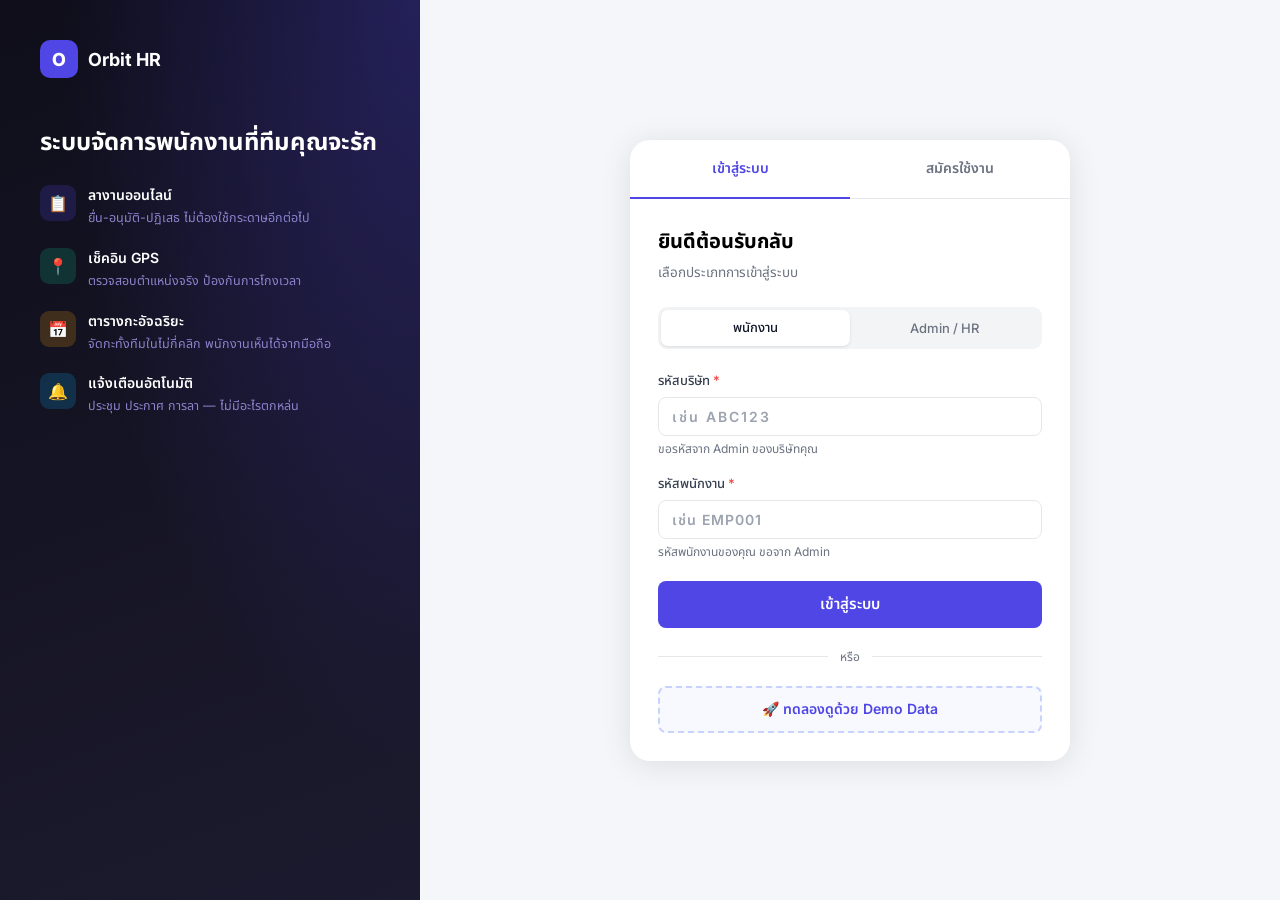
<file: payroll.html>
<!DOCTYPE html>
<html lang="th">
<head>
<meta charset="UTF-8">
<meta name="viewport" content="width=device-width, initial-scale=1.0">
<title>เงินเดือน — Orbit HR</title>
<link href="https://fonts.googleapis.com/css2?family=Inter:wght@400;500;600;700&family=Noto+Sans+Thai:wght@400;500;600;700&display=swap" rel="stylesheet">
<link rel="stylesheet" href="css/style.css">
</head>
<body>
<div class="app-layout">
  <nav class="sidebar" id="sidebar"></nav>
  <div class="main-content">
    <header class="top-header" id="page-header"></header>
    <main class="page-content" id="main"></main>
  </div>
</div>
<nav class="bottom-nav" id="bottom-nav"></nav>
<div class="toast-container" id="toast-container"></div>

<!-- Modal: Edit payroll entry -->
<div class="modal-overlay" id="modal-pay">
  <div class="modal modal-lg">
    <div class="modal-header">
      <span class="modal-title" id="pay-modal-title">แก้ไขเงินเดือน</span>
      <button class="modal-close" onclick="Modal.close('modal-pay')">✕</button>
    </div>
    <div class="modal-body" id="pay-modal-body"></div>
    <div class="modal-footer">
      <button class="btn btn-secondary" onclick="Modal.close('modal-pay')">ยกเลิก</button>
      <button class="btn btn-primary" onclick="savePayEntry()">บันทึก</button>
    </div>
  </div>
</div>

<script src="js/db.js"></script>
<script src="js/auth.js"></script>
<script src="js/app.js"></script>
<script>
const user = initPage('payroll', 'เงินเดือน');
if (user && !Auth.canApproveLeave(user)) window.location.href = 'dashboard.html';

const OT_RATE  = 1.5;
const LATE_PEN = 50;

let selectedMonth = DB.today().slice(0, 7);
let editingUserId = null;

if (user) render();

/* ── Helpers ── */
function calcOTPay(emp, month) {
  const att = DB.Attendance.getByCompany(user.companyId, { userId: emp.id, month });
  const totalOT = att.reduce((s, a) => s + (a.overtimeMinutes || 0), 0);
  const hourly  = (emp.salary || 0) / (26 * 8);
  return Math.round(totalOT / 60 * hourly * OT_RATE);
}

function calcLateDeduction(emp, month) {
  const att = DB.Attendance.getByCompany(user.companyId, { userId: emp.id, month });
  const lates = att.filter(a => a.status === 'late').length;
  return lates * LATE_PEN;
}

function getOrBuildEntry(emp, month) {
  const existing = DB.Payroll.getByUser(emp.id, month);
  if (existing) return existing;
  const otPay    = calcOTPay(emp, month);
  const lateDed  = calcLateDeduction(emp, month);
  return {
    userId:        emp.id,
    companyId:     emp.companyId,
    month,
    baseSalary:    emp.salary || 0,
    overtimePay:   otPay,
    bonus:         0,
    deductions:    0,
    lateDeduction: lateDed,
    netPay:        (emp.salary || 0) + otPay - lateDed,
    status:        'draft',
    note:          '',
  };
}

function payStatusBadge(status) {
  const map = {
    draft:    '<span class="badge badge-neutral">ร่าง</span>',
    approved: '<span class="badge badge-success">อนุมัติแล้ว</span>',
  };
  return map[status] || map.draft;
}

/* ── Main render ── */
function render() {
  const months  = getLast12Months();
  const employees = DB.Users.getByCompany(user.companyId)
    .filter(u => u.status === 'active')
    .sort((a,b) => a.name.localeCompare(b.name, 'th'));

  const entries = employees.map(e => getOrBuildEntry(e, selectedMonth));
  const totalNet = entries.reduce((s, e) => s + e.netPay, 0);
  const totalBase = entries.reduce((s, e) => s + e.baseSalary, 0);
  const totalOT   = entries.reduce((s, e) => s + e.overtimePay, 0);
  const totalDed  = entries.reduce((s, e) => s + e.deductions + e.lateDeduction, 0);
  const allApproved = entries.every(e => e.status === 'approved');
  const anyApproved = entries.some(e => e.status === 'approved');

  const main = document.getElementById('main');
  main.innerHTML = `
    <!-- Filter bar -->
    <div class="card" style="margin-bottom:20px">
      <div class="card-body" style="padding:14px 20px">
        <div style="display:flex;align-items:center;gap:12px;flex-wrap:wrap">
          <label style="font-size:13px;font-weight:500">เดือน:</label>
          <select class="form-select" style="width:auto" id="month-picker" onchange="selectedMonth=this.value;render()">
            ${months.map(m => `<option value="${m.value}" ${m.value === selectedMonth ? 'selected' : ''}>${m.label}</option>`).join('')}
          </select>
          <div style="margin-left:auto;display:flex;gap:8px;flex-wrap:wrap">
            ${!allApproved ? `<button class="btn btn-primary" onclick="generateAll()">
              ${iconSVG('zap','14')} คำนวณทั้งหมด
            </button>` : ''}
            ${anyApproved ? `<button class="btn btn-secondary" onclick="exportPayroll()">
              ${iconSVG('download','14')} Export CSV
            </button>` : ''}
            ${!allApproved && entries.some(e => e.status === 'draft' && e.baseSalary > 0) ? `
            <button class="btn btn-primary" style="background:#10B981;border-color:#10B981" onclick="approveAll()">
              ${iconSVG('check-circle','14')} อนุมัติทั้งหมด
            </button>` : ''}
          </div>
        </div>
      </div>
    </div>

    <!-- Summary KPIs -->
    <div class="grid grid-4" style="margin-bottom:20px">
      <div class="stat-card">
        <div class="stat-icon" style="background:#EEF2FF;color:#4F46E5">${iconSVG('users','18')}</div>
        <div class="stat-value">${employees.length}</div>
        <div class="stat-label">พนักงาน</div>
      </div>
      <div class="stat-card">
        <div class="stat-icon" style="background:#ECFDF5;color:#10B981">${iconSVG('dollar-sign','18')}</div>
        <div class="stat-value" style="font-size:18px">${fmt(totalBase)}</div>
        <div class="stat-label">เงินเดือนรวม</div>
      </div>
      <div class="stat-card">
        <div class="stat-icon" style="background:#FFFBEB;color:#F59E0B">${iconSVG('trending-up','18')}</div>
        <div class="stat-value" style="font-size:18px;color:var(--accent)">${fmt(totalOT)}</div>
        <div class="stat-label">ค่า OT รวม</div>
      </div>
      <div class="stat-card stat-card-hero">
        <div class="stat-icon" style="background:rgba(79,70,229,.15);color:#fff">${iconSVG('credit-card','18')}</div>
        <div class="stat-value" style="font-size:20px;color:#fff">${fmt(totalNet)}</div>
        <div class="stat-label" style="color:rgba(255,255,255,.75)">ยอดจ่ายสุทธิ</div>
      </div>
    </div>

    <!-- Payroll table -->
    <div class="card">
      <div class="card-header">
        <span class="card-title">รายละเอียดเงินเดือนประจำเดือน</span>
        ${anyApproved ? payStatusBadge('approved') : payStatusBadge('draft')}
      </div>
      <div class="table-wrap" style="border:none;border-radius:0">
        <table>
          <thead>
            <tr>
              <th style="text-align:left;padding-left:16px">พนักงาน</th>
              <th>เงินเดือนฐาน</th>
              <th>OT</th>
              <th>โบนัส</th>
              <th>หักสาย</th>
              <th>หักอื่น</th>
              <th>สุทธิ</th>
              <th>สถานะ</th>
              <th></th>
            </tr>
          </thead>
          <tbody>
            ${employees.map((emp, i) => {
              const e = entries[i];
              return `
              <tr>
                <td style="padding:10px 16px">
                  <div style="display:flex;align-items:center;gap:10px">
                    ${renderAvatar(emp, 'sm')}
                    <div>
                      <div style="font-weight:500;font-size:13px">${emp.name}</div>
                      <div style="font-size:11px;color:var(--text-muted)">${emp.department || ''}</div>
                    </div>
                  </div>
                </td>
                <td style="text-align:right;font-weight:500">${fmt(e.baseSalary)}</td>
                <td style="text-align:right;color:var(--accent)">${e.overtimePay > 0 ? '+'+fmt(e.overtimePay) : '—'}</td>
                <td style="text-align:right;color:#10B981">${e.bonus > 0 ? '+'+fmt(e.bonus) : '—'}</td>
                <td style="text-align:right;color:var(--danger)">${e.lateDeduction > 0 ? '-'+fmt(e.lateDeduction) : '—'}</td>
                <td style="text-align:right;color:var(--danger)">${e.deductions > 0 ? '-'+fmt(e.deductions) : '—'}</td>
                <td style="text-align:right;font-weight:700;font-size:14px">${fmt(e.netPay)}</td>
                <td style="text-align:center">${payStatusBadge(e.status)}</td>
                <td style="text-align:center">
                  ${e.status !== 'approved' ? `
                  <button class="btn btn-ghost btn-sm btn-icon" onclick="openEdit('${emp.id}')" title="แก้ไข">
                    ${iconSVG('edit-2','14')}
                  </button>` : ''}
                </td>
              </tr>`;
            }).join('')}
          </tbody>
          <tfoot>
            <tr style="background:var(--bg-secondary);font-weight:700">
              <td style="padding:12px 16px">รวมทั้งหมด</td>
              <td style="text-align:right">${fmt(totalBase)}</td>
              <td style="text-align:right;color:var(--accent)">${totalOT > 0 ? '+'+fmt(totalOT) : '—'}</td>
              <td style="text-align:right;color:#10B981">—</td>
              <td colspan="2" style="text-align:right;color:var(--danger)">${totalDed > 0 ? '-'+fmt(totalDed) : '—'}</td>
              <td style="text-align:right;font-size:15px;color:var(--primary)">${fmt(totalNet)}</td>
              <td colspan="2"></td>
            </tr>
          </tfoot>
        </table>
      </div>
    </div>

    <!-- Note -->
    <div style="margin-top:12px;font-size:12px;color:var(--text-muted);line-height:1.6">
      หมายเหตุ: OT คำนวณจาก ชั่วโมง OT × (เงินเดือน ÷ 26วัน ÷ 8ชม.) × 1.5 · หักสาย = ${LATE_PEN} บาท/ครั้ง
    </div>
  `;
}

/* ── Generate All ── */
function generateAll() {
  const employees = DB.Users.getByCompany(user.companyId).filter(u => u.status === 'active');
  employees.forEach(emp => {
    const entry = getOrBuildEntry(emp, selectedMonth);
    if (entry.status !== 'approved') DB.Payroll.save(entry);
  });
  Toast.success('คำนวณเงินเดือนเรียบร้อย');
  render();
}

/* ── Approve All ── */
function approveAll() {
  confirmDialog('อนุมัติเงินเดือนทั้งหมดเดือนนี้?', () => {
    generateAll();
    DB.Payroll.approve(user.companyId, selectedMonth);
    Toast.success('อนุมัติเงินเดือนแล้ว');
    render();
  }, false);
}

/* ── Open Edit Modal ── */
function openEdit(empId) {
  const emp   = DB.Users.get(empId);
  if (!emp) return;
  editingUserId = empId;
  const entry = getOrBuildEntry(emp, selectedMonth);
  document.getElementById('pay-modal-title').textContent = `แก้ไขเงินเดือน — ${emp.name}`;
  document.getElementById('pay-modal-body').innerHTML = `
    <div class="form-row">
      <div class="form-group">
        <label class="form-label">เงินเดือนฐาน (฿)</label>
        <input type="number" id="p-base" class="form-control" value="${entry.baseSalary}" min="0" step="100">
      </div>
      <div class="form-group">
        <label class="form-label">ค่า OT (฿) <span style="font-size:11px;color:var(--text-muted)">(คำนวณอัตโนมัติ)</span></label>
        <input type="number" id="p-ot" class="form-control" value="${entry.overtimePay}" min="0" step="50">
      </div>
    </div>
    <div class="form-row">
      <div class="form-group">
        <label class="form-label">โบนัส (฿)</label>
        <input type="number" id="p-bonus" class="form-control" value="${entry.bonus}" min="0" step="100">
      </div>
      <div class="form-group">
        <label class="form-label">หักอื่น (฿)</label>
        <input type="number" id="p-ded" class="form-control" value="${entry.deductions}" min="0" step="50">
      </div>
    </div>
    <div class="form-row">
      <div class="form-group">
        <label class="form-label">หักสาย (฿) <span style="font-size:11px;color:var(--text-muted)">(คำนวณอัตโนมัติ)</span></label>
        <input type="number" id="p-late" class="form-control" value="${entry.lateDeduction}" min="0" step="50">
      </div>
      <div class="form-group">
        <label class="form-label">หมายเหตุ</label>
        <input type="text" id="p-note" class="form-control" value="${entry.note || ''}" placeholder="ระบุเพิ่มเติม...">
      </div>
    </div>
    <div style="background:var(--bg-secondary);border-radius:10px;padding:14px 18px;margin-top:4px">
      <div style="font-size:12px;color:var(--text-muted);margin-bottom:4px">ยอดสุทธิ (ประมาณ)</div>
      <div style="font-size:22px;font-weight:700;color:var(--primary)" id="pay-preview">฿${fmt(entry.netPay)}</div>
    </div>
  `;
  ['p-base','p-ot','p-bonus','p-ded','p-late'].forEach(id => {
    document.getElementById(id)?.addEventListener('input', updatePreview);
  });
  Modal.open('modal-pay');
}

function updatePreview() {
  const base  = Number(document.getElementById('p-base')?.value)  || 0;
  const ot    = Number(document.getElementById('p-ot')?.value)    || 0;
  const bonus = Number(document.getElementById('p-bonus')?.value) || 0;
  const ded   = Number(document.getElementById('p-ded')?.value)   || 0;
  const late  = Number(document.getElementById('p-late')?.value)  || 0;
  const net   = base + ot + bonus - ded - late;
  const el = document.getElementById('pay-preview');
  if (el) el.textContent = '฿' + fmt(net);
}

function savePayEntry() {
  const emp   = DB.Users.get(editingUserId);
  if (!emp) return;
  const base  = Number(document.getElementById('p-base').value)  || 0;
  const ot    = Number(document.getElementById('p-ot').value)    || 0;
  const bonus = Number(document.getElementById('p-bonus').value) || 0;
  const ded   = Number(document.getElementById('p-ded').value)   || 0;
  const late  = Number(document.getElementById('p-late').value)  || 0;
  const note  = document.getElementById('p-note').value.trim();
  DB.Payroll.save({ userId: emp.id, companyId: emp.companyId, month: selectedMonth, baseSalary: base, overtimePay: ot, bonus, deductions: ded, lateDeduction: late, note, status: 'draft' });
  if (base !== emp.salary) DB.Users.update(emp.id, { salary: base });
  Modal.close('modal-pay');
  Toast.success('บันทึกข้อมูลเงินเดือนแล้ว');
  render();
}

/* ── Export CSV ── */
function exportPayroll() {
  const employees = DB.Users.getByCompany(user.companyId).filter(u => u.status === 'active');
  const entries   = employees.map(e => getOrBuildEntry(e, selectedMonth));
  const header = ['รหัสพนักงาน','ชื่อ-นามสกุล','แผนก','ตำแหน่ง','เลขบัญชี','ธนาคาร','เงินเดือนฐาน','ค่า OT','โบนัส','หักสาย','หักอื่น','ยอดสุทธิ','สถานะ'];
  const rows = employees.map((emp, i) => {
    const e = entries[i];
    const statusTh = { draft: 'ร่าง', approved: 'อนุมัติแล้ว' };
    return [emp.employeeCode||'', emp.name, emp.department||'', emp.position||'', emp.bankAccount||'', emp.bankName||'', e.baseSalary, e.overtimePay, e.bonus, e.lateDeduction, e.deductions, e.netPay, statusTh[e.status]||e.status];
  });
  const csv = [header, ...rows].map(r => r.map(v => `"${v}"`).join(',')).join('\n');
  downloadCSV(csv, `payroll_${selectedMonth}.csv`);
  Toast.success('Export เงินเดือนสำเร็จ');
}

/* ── Months picker ── */
function getLast12Months() {
  const months = [];
  const now = new Date();
  for (let i = 0; i < 12; i++) {
    const d = new Date(now.getFullYear(), now.getMonth() - i, 1);
    const val = d.getFullYear() + '-' + String(d.getMonth()+1).padStart(2,'0');
    months.push({ value: val, label: d.toLocaleDateString('th-TH', { year:'numeric', month:'long' }) });
  }
  return months;
}
</script>
</body>
</html>
</file>
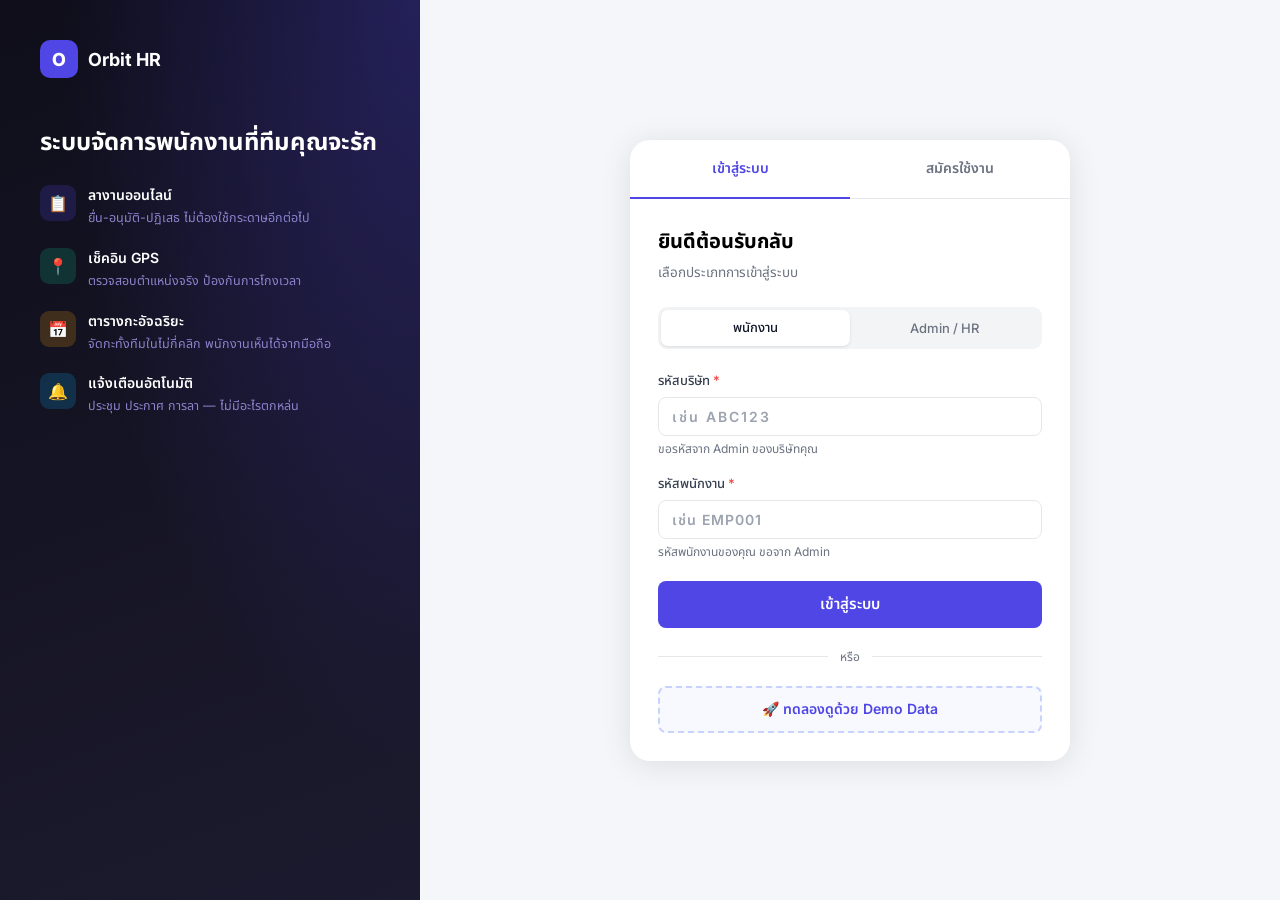
<file: profile.html>
<!DOCTYPE html>
<html lang="th">
<head>
<meta charset="UTF-8">
<meta name="viewport" content="width=device-width, initial-scale=1.0">
<title>โปรไฟล์ — Orbit HR</title>
<link href="https://fonts.googleapis.com/css2?family=Inter:wght@400;500;600;700&family=Noto+Sans+Thai:wght@400;500;600;700&display=swap" rel="stylesheet">
<link rel="stylesheet" href="css/style.css">
</head>
<body>
<div class="app-layout">
  <nav class="sidebar" id="sidebar"></nav>
  <div class="main-content">
    <header class="top-header" id="page-header"></header>
    <main class="page-content" id="main"></main>
  </div>
</div>
<nav class="bottom-nav" id="bottom-nav"></nav>
<div class="toast-container" id="toast-container"></div>

<!-- Hidden canvas for avatar resize -->
<canvas id="avatar-canvas" style="display:none"></canvas>
<input type="file" id="avatar-file" accept="image/*" style="display:none" onchange="handleAvatarUpload(this)">

<script src="js/db.js"></script>
<script src="js/auth.js"></script>
<script src="js/app.js"></script>
<script>
const user = initPage('profile', 'โปรไฟล์ของฉัน');
if (user) render();

function render() {
  const u       = DB.Users.get(user.id) || user;
  const company = DB.Companies.get(user.companyId);
  const today   = DB.today();
  const monthStr = today.slice(0, 7);

  // Stats
  const myAtt    = DB.Attendance.getByCompany(user.companyId, { month: monthStr }).filter(a => a.userId === user.id);
  const myLeaves = DB.Leaves.getByCompany(user.companyId, { month: monthStr }).filter(l => l.userId === user.id);
  const lateCount = myAtt.filter(a => a.status === 'late').length;
  const leaveApproved = myLeaves.filter(l => l.status === 'approved').reduce((s, l) => s + l.days, 0);

  // Leave balances
  const leaveTypes = DB.LeaveTypes.getByCompany(user.companyId);
  const allLeaves  = DB.Leaves.getByCompany(user.companyId, { status: 'approved' }).filter(l => l.userId === user.id);

  const main = document.getElementById('main');
  main.innerHTML = `
    <div style="max-width:700px;margin:0 auto">

      <!-- Profile Card -->
      <div class="card" style="margin-bottom:20px">
        <div class="card-body" style="padding:28px">
          <div style="display:flex;align-items:flex-start;gap:20px;flex-wrap:wrap">
            <!-- Avatar -->
            <div style="position:relative;flex-shrink:0">
              <div id="avatar-display" style="width:80px;height:80px;border-radius:50%;overflow:hidden;background:var(--primary-light);display:flex;align-items:center;justify-content:center;font-size:28px;font-weight:700;color:var(--primary);cursor:pointer" onclick="document.getElementById('avatar-file').click()" title="คลิกเพื่อเปลี่ยนรูป">
                ${u.avatar
                  ? `<img src="${u.avatar}" style="width:100%;height:100%;object-fit:cover">`
                  : getInitials(u.name)}
              </div>
              <div style="position:absolute;bottom:0;right:0;width:24px;height:24px;border-radius:50%;background:var(--primary);display:flex;align-items:center;justify-content:center;cursor:pointer;border:2px solid white" onclick="document.getElementById('avatar-file').click()">
                ${iconSVG('camera','11')}
              </div>
            </div>

            <!-- Name & Info -->
            <div style="flex:1;min-width:200px">
              <div style="font-size:20px;font-weight:700;margin-bottom:4px">${u.name}</div>
              <div style="font-size:13px;color:var(--text-muted);margin-bottom:8px">${u.department||''} ${u.position ? '· ' + u.position : ''}</div>
              <div style="display:flex;gap:8px;flex-wrap:wrap">
                ${roleBadge(u.role)}
                <span style="font-size:12px;padding:3px 8px;background:var(--bg-secondary);border-radius:99px;color:var(--text-muted)">${company?.name||''}</span>
              </div>
            </div>

            <!-- Login Credentials -->
            <div style="background:var(--bg-secondary);border-radius:10px;padding:14px 18px;min-width:200px">
              <div style="font-size:11px;font-weight:600;color:var(--text-muted);text-transform:uppercase;letter-spacing:.5px;margin-bottom:8px">ข้อมูล Login</div>
              <div style="margin-bottom:6px">
                <div style="font-size:11px;color:var(--text-muted)">รหัสบริษัท</div>
                <div style="display:flex;align-items:center;gap:6px">
                  <span style="font-size:14px;font-weight:700;font-family:monospace">${company?.code||'—'}</span>
                  <button class="btn btn-ghost btn-sm" style="padding:2px 6px;font-size:11px" onclick="copyText('${company?.code||''}')">คัดลอก</button>
                </div>
              </div>
              ${u.employeeCode ? `
              <div>
                <div style="font-size:11px;color:var(--text-muted)">รหัสพนักงาน</div>
                <div style="display:flex;align-items:center;gap:6px">
                  <span style="font-size:14px;font-weight:700;font-family:monospace">${u.employeeCode}</span>
                  <button class="btn btn-ghost btn-sm" style="padding:2px 6px;font-size:11px" onclick="copyText('${u.employeeCode}')">คัดลอก</button>
                </div>
              </div>` : `
              <div>
                <div style="font-size:11px;color:var(--text-muted)">อีเมล (Admin)</div>
                <div style="font-size:13px;font-weight:600">${u.email||'—'}</div>
              </div>`}
            </div>
          </div>
        </div>
      </div>

      <!-- Stats this month -->
      <div class="grid grid-3" style="margin-bottom:20px">
        <div class="stat-card">
          <div class="stat-icon" style="background:#ECFDF5;color:#10B981">${iconSVG('check-circle','18')}</div>
          <div class="stat-value">${myAtt.length}</div>
          <div class="stat-label">วันมาทำงานเดือนนี้</div>
        </div>
        <div class="stat-card">
          <div class="stat-icon" style="background:#FFFBEB;color:#F59E0B">${iconSVG('clock','18')}</div>
          <div class="stat-value">${lateCount}</div>
          <div class="stat-label">ครั้งสายเดือนนี้</div>
        </div>
        <div class="stat-card">
          <div class="stat-icon" style="background:#EEF2FF;color:#4F46E5">${iconSVG('calendar','18')}</div>
          <div class="stat-value">${leaveApproved}</div>
          <div class="stat-label">วันลาเดือนนี้</div>
        </div>
      </div>

      <!-- Tabs -->
      <div class="tabs" style="margin-bottom:20px">
        <button class="tab-btn active" onclick="showTab('edit',this)">แก้ไขข้อมูล</button>
        <button class="tab-btn" onclick="showTab('password',this)">เปลี่ยนรหัสผ่าน</button>
        <button class="tab-btn" onclick="showTab('leave-balance',this)">วันลาคงเหลือ</button>
      </div>

      <!-- Edit Profile Tab -->
      <div id="tab-edit">
        <div class="card">
          <div class="card-header"><span class="card-title">ข้อมูลส่วนตัว</span></div>
          <div class="card-body">
            <div class="form-group">
              <label class="form-label">ชื่อ-นามสกุล <span class="text-danger">*</span></label>
              <input type="text" id="edit-name" class="form-input" value="${u.name||''}">
            </div>
            <div class="grid grid-2">
              <div class="form-group">
                <label class="form-label">เบอร์โทรศัพท์</label>
                <input type="tel" id="edit-phone" class="form-input" value="${u.phone||''}" placeholder="08x-xxx-xxxx">
              </div>
              <div class="form-group">
                <label class="form-label">ตำแหน่ง</label>
                <input type="text" id="edit-position" class="form-input" value="${u.position||''}" placeholder="เช่น พนักงานต้อนรับ" ${u.role === 'employee' ? '' : ''}>
              </div>
            </div>
            <div class="form-group">
              <label class="form-label">อีเมล</label>
              <input type="email" id="edit-email" class="form-input" value="${u.email||''}" placeholder="your@email.com">
            </div>
            <div class="form-group">
              <label class="form-label">ไลน์ ID</label>
              <input type="text" id="edit-line" class="form-input" value="${u.lineId||''}" placeholder="@yourlineid">
            </div>
            <button class="btn btn-primary" onclick="saveProfile()">บันทึกข้อมูล</button>
          </div>
        </div>
      </div>

      <!-- Password Tab -->
      <div id="tab-password" style="display:none">
        <div class="card">
          <div class="card-header"><span class="card-title">เปลี่ยนรหัสผ่าน</span></div>
          <div class="card-body">
            ${u.employeeCode ? `
            <div style="background:var(--bg-secondary);border-radius:8px;padding:14px;margin-bottom:16px;font-size:13px;color:var(--text-secondary)">
              พนักงานใช้รหัสพนักงาน (${u.employeeCode}) ในการ login — ไม่มีรหัสผ่านแยก<br>
              รหัสพนักงานเปลี่ยนได้โดย HR / Admin เท่านั้น
            </div>` : `
            <div class="form-group">
              <label class="form-label">รหัสผ่านปัจจุบัน <span class="text-danger">*</span></label>
              <input type="password" id="pw-current" class="form-input" placeholder="••••••••">
            </div>
            <div class="form-group">
              <label class="form-label">รหัสผ่านใหม่ <span class="text-danger">*</span></label>
              <input type="password" id="pw-new" class="form-input" placeholder="อย่างน้อย 6 ตัวอักษร">
            </div>
            <div class="form-group">
              <label class="form-label">ยืนยันรหัสผ่านใหม่ <span class="text-danger">*</span></label>
              <input type="password" id="pw-confirm" class="form-input" placeholder="••••••••">
            </div>
            <button class="btn btn-primary" onclick="changePassword()">เปลี่ยนรหัสผ่าน</button>`}
          </div>
        </div>
      </div>

      <!-- Leave Balance Tab -->
      <div id="tab-leave-balance" style="display:none">
        <div class="card">
          <div class="card-header"><span class="card-title">วันลาคงเหลือปีนี้</span></div>
          <div class="card-body">
            ${leaveTypes.length === 0
              ? '<div style="text-align:center;padding:32px;font-size:13px;color:var(--text-muted)">ยังไม่มีประเภทการลา</div>'
              : leaveTypes.map(t => {
                  const used = allLeaves.filter(l => l.leaveTypeId === t.id).reduce((s, l) => s + l.days, 0);
                  const total = t.maxDays || 0;
                  const left  = total ? Math.max(0, total - used) : null;
                  const pct   = total ? Math.min(100, Math.round(used / total * 100)) : 0;
                  return `
                  <div style="margin-bottom:20px">
                    <div style="display:flex;justify-content:space-between;align-items:center;margin-bottom:6px">
                      <div style="display:flex;align-items:center;gap:8px">
                        <span style="width:10px;height:10px;border-radius:50%;background:${t.color};display:inline-block"></span>
                        <span style="font-size:14px;font-weight:500">${t.name}</span>
                      </div>
                      <span style="font-size:13px;color:var(--text-muted)">
                        ${total ? `ใช้ไป ${used} / ${total} วัน · <strong style="color:var(--text-primary)">${left} วันคงเหลือ</strong>` : `ใช้ไป ${used} วัน · ไม่จำกัด`}
                      </span>
                    </div>
                    ${total ? `
                    <div style="height:8px;background:var(--border-light);border-radius:99px;overflow:hidden">
                      <div style="height:100%;width:${pct}%;background:${t.color};border-radius:99px;transition:width .3s"></div>
                    </div>` : ''}
                  </div>`;
                }).join('')}
          </div>
        </div>

        <!-- Recent Leave History -->
        <div class="card" style="margin-top:16px">
          <div class="card-header"><span class="card-title">ประวัติการลาล่าสุด</span></div>
          ${renderRecentLeaves(allLeaves, leaveTypes)}
        </div>
      </div>

      <!-- Danger zone -->
      <div style="margin-top:24px;padding-top:20px;border-top:1px solid var(--border-light)">
        <button class="btn btn-danger" onclick="logout()" style="width:100%">
          ${iconSVG('log-out','14')} ออกจากระบบ
        </button>
      </div>

    </div>
  `;
}

function renderRecentLeaves(leaves, types) {
  const typeMap = Object.fromEntries(types.map(t => [t.id, t]));
  const recent  = [...leaves].sort((a, b) => b.startDate.localeCompare(a.startDate)).slice(0, 8);
  if (!recent.length) return '<div style="text-align:center;padding:32px;font-size:13px;color:var(--text-muted)">ยังไม่มีประวัติการลา</div>';
  return `<div class="card-body" style="padding:0">` + recent.map(l => {
    const t = typeMap[l.leaveTypeId] || {};
    return `
    <div style="display:flex;align-items:center;gap:12px;padding:12px 20px;border-bottom:1px solid var(--border-light)">
      <span style="width:8px;height:8px;border-radius:50%;background:${t.color||'var(--border)'};flex-shrink:0"></span>
      <div style="flex:1">
        <div style="font-size:13px;font-weight:500">${t.name||'—'}</div>
        <div style="font-size:11px;color:var(--text-muted)">${formatDate(l.startDate)}${l.startDate !== l.endDate ? ' – ' + formatDate(l.endDate) : ''} · ${l.days} วัน</div>
      </div>
      ${leaveStatusBadge(l.status)}
    </div>`;
  }).join('') + '</div>';
}

function showTab(name, btn) {
  document.querySelectorAll('[id^="tab-"]').forEach(t => t.style.display = 'none');
  document.getElementById('tab-' + name).style.display = '';
  document.querySelectorAll('.tab-btn').forEach(b => b.classList.remove('active'));
  btn.classList.add('active');
}

function roleBadge(role) {
  const map = { admin: ['#EF4444','#FEF2F2','Admin'], hr: ['#8B5CF6','#EDE9FE','HR'], manager: ['#F59E0B','#FFFBEB','Manager'], employee: ['#64748B','#F1F5F9','พนักงาน'] };
  const [color, bg, label] = map[role] || map.employee;
  return `<span style="font-size:12px;padding:3px 8px;background:${bg};color:${color};border-radius:99px;font-weight:600">${label}</span>`;
}

function getInitials(name) {
  if (!name) return '?';
  const parts = name.trim().split(' ');
  return parts.length >= 2 ? (parts[0][0] + parts[1][0]).toUpperCase() : name.slice(0, 2).toUpperCase();
}

// ── SAVE PROFILE ──────────────────────────────────────────────────────────────
function saveProfile() {
  const name     = document.getElementById('edit-name').value.trim();
  const phone    = document.getElementById('edit-phone').value.trim();
  const position = document.getElementById('edit-position').value.trim();
  const email    = document.getElementById('edit-email').value.trim();
  const lineId   = document.getElementById('edit-line').value.trim();

  if (!name) { Toast.error('กรุณาใส่ชื่อ-นามสกุล'); return; }

  DB.Users.update(user.id, { name, phone, position, email, lineId });

  const session = DB.Session.get();
  if (session) { session.name = name; DB.Session.set(session); }

  Toast.success('บันทึกข้อมูลแล้ว');
  setTimeout(() => render(), 400);
}

// ── CHANGE PASSWORD ───────────────────────────────────────────────────────────
function changePassword() {
  const current = document.getElementById('pw-current').value;
  const newPw   = document.getElementById('pw-new').value;
  const confirm = document.getElementById('pw-confirm').value;

  if (!current || !newPw || !confirm) { Toast.error('กรุณากรอกให้ครบ'); return; }
  if (newPw.length < 6) { Toast.error('รหัสผ่านใหม่ต้องมีอย่างน้อย 6 ตัวอักษร'); return; }
  if (newPw !== confirm) { Toast.error('รหัสผ่านใหม่ไม่ตรงกัน'); return; }

  const u = DB.Users.get(user.id);
  if (!u) { Toast.error('ไม่พบข้อมูลผู้ใช้'); return; }
  if (u.password !== current) { Toast.error('รหัสผ่านปัจจุบันไม่ถูกต้อง'); return; }

  DB.Users.update(user.id, { password: newPw });

  document.getElementById('pw-current').value = '';
  document.getElementById('pw-new').value     = '';
  document.getElementById('pw-confirm').value = '';
  Toast.success('เปลี่ยนรหัสผ่านแล้ว');
}

// ── AVATAR UPLOAD ─────────────────────────────────────────────────────────────
function handleAvatarUpload(input) {
  const file = input.files[0];
  if (!file) return;
  if (!file.type.startsWith('image/')) { Toast.error('กรุณาเลือกไฟล์รูปภาพ'); return; }

  const reader = new FileReader();
  reader.onload = e => {
    const img = new Image();
    img.onload = () => {
      // Resize to 200×200
      const canvas  = document.getElementById('avatar-canvas');
      const size    = 200;
      canvas.width  = size;
      canvas.height = size;
      const ctx = canvas.getContext('2d');

      // Center-crop
      const min   = Math.min(img.width, img.height);
      const sx    = (img.width  - min) / 2;
      const sy    = (img.height - min) / 2;
      ctx.drawImage(img, sx, sy, min, min, 0, 0, size, size);

      const dataUrl = canvas.toDataURL('image/jpeg', 0.8);

      DB.Users.update(user.id, { avatar: dataUrl });

      // Update avatar display immediately
      const disp = document.getElementById('avatar-display');
      if (disp) disp.innerHTML = `<img src="${dataUrl}" style="width:100%;height:100%;object-fit:cover">`;

      Toast.success('อัปโหลดรูปโปรไฟล์แล้ว');
    };
    img.src = e.target.result;
  };
  reader.readAsDataURL(file);
  input.value = '';
}

// ── LOGOUT ────────────────────────────────────────────────────────────────────
function logout() {
  confirmDialog('ออกจากระบบ?', () => {
    Auth.logout();
  }, false);
}

// ── UTILS ─────────────────────────────────────────────────────────────────────
function copyText(text) {
  navigator.clipboard?.writeText(text).then(() => Toast.success('คัดลอกแล้ว')).catch(() => Toast.error('ไม่สามารถคัดลอกได้'));
}
</script>
</body>
</html>
</file>
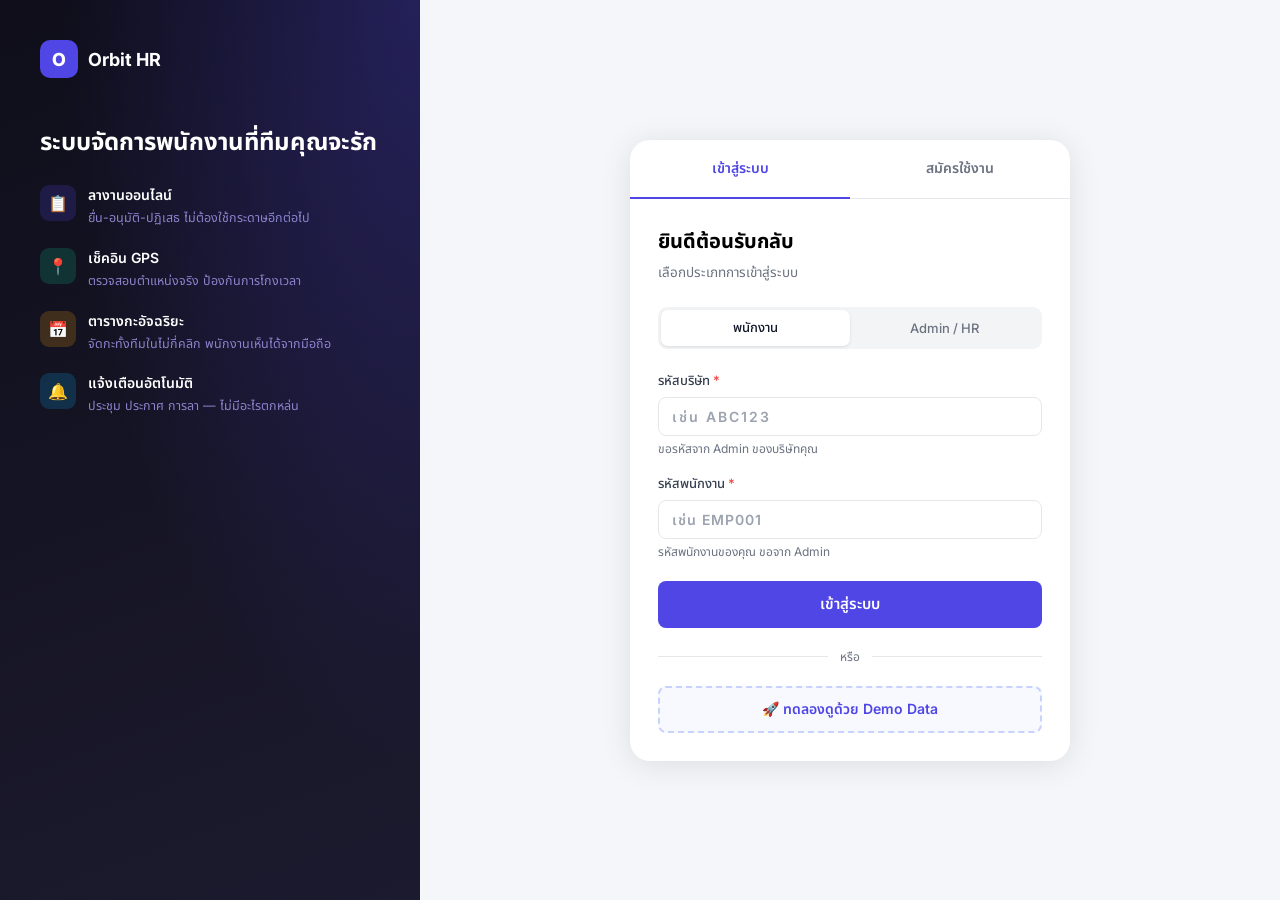
<file: schedule.html>
<!DOCTYPE html>
<html lang="th">
<head>
<meta charset="UTF-8">
<meta name="viewport" content="width=device-width, initial-scale=1.0">
<title>ตารางงาน — Orbit HR</title>
<link href="https://fonts.googleapis.com/css2?family=Inter:wght@400;500;600;700&family=Noto+Sans+Thai:wght@400;500;600;700&display=swap" rel="stylesheet">
<link rel="stylesheet" href="css/style.css">
</head>
<body>
<div class="app-layout">
  <nav class="sidebar" id="sidebar"></nav>
  <div class="main-content">
    <header class="top-header" id="page-header"></header>
    <main class="page-content" id="main"></main>
  </div>
</div>
<nav class="bottom-nav" id="bottom-nav"></nav>
<div class="toast-container" id="toast-container"></div>

<!-- Modal: Assign shift -->
<div class="modal-overlay" id="modal-assign">
  <div class="modal modal-sm">
    <div class="modal-header">
      <span class="modal-title" id="assign-title">กำหนดกะงาน</span>
      <button class="modal-close" onclick="Modal.close('modal-assign')">✕</button>
    </div>
    <div class="modal-body">
      <div style="font-size:13px;color:var(--text-secondary);margin-bottom:12px" id="assign-info"></div>
      <div class="form-group">
        <label class="form-label">เลือกกะงาน</label>
        <select id="assign-shift" class="form-select">
          <option value="">วันหยุด / ไม่มีกะ</option>
        </select>
      </div>
    </div>
    <div class="modal-footer">
      <button class="btn btn-secondary" onclick="Modal.close('modal-assign')">ยกเลิก</button>
      <button class="btn btn-primary" onclick="saveAssignment()">บันทึก</button>
    </div>
  </div>
</div>

<script src="js/db.js"></script>
<script src="js/auth.js"></script>
<script src="js/app.js"></script>
<script>
const user = initPage('schedule', 'ตารางงาน');
const isManager = Auth.canApproveLeave(user);

let viewMode = 'week'; // 'week' or 'my'
let weekOffset = 0;
let assignTarget = null; // { userId, date }

if (user) render();

function getWeekStart(offset = 0) {
  const monday = DB.getMonday(DB.today());
  return DB.addDays(monday, offset * 7);
}

function render() {
  const weekStart = getWeekStart(weekOffset);
  const weekEnd   = DB.addDays(weekStart, 6);
  const weekLabel = `${formatDateShort(weekStart)} — ${formatDateShort(weekEnd)}`;
  const shifts    = DB.Shifts.getByCompany(user.companyId);

  const main = document.getElementById('main');
  main.innerHTML = `
    <!-- Nav bar -->
    <div class="card" style="margin-bottom:20px">
      <div class="card-body" style="padding:14px 20px">
        <div style="display:flex;align-items:center;gap:12px;flex-wrap:wrap">
          <div class="calendar-nav" style="margin:0;flex:1">
            <button class="btn btn-secondary btn-sm btn-icon" onclick="changeWeek(-1)">${iconSVG('chevron-left','16')}</button>
            <span class="month-title" style="font-size:14px">${weekLabel}</span>
            <button class="btn btn-secondary btn-sm btn-icon" onclick="changeWeek(1)">${iconSVG('chevron-right','16')}</button>
            <button class="btn btn-ghost btn-sm" onclick="weekOffset=0;render()">วันนี้</button>
          </div>
          ${isManager ? `
          <div class="btn-group">
            <button class="btn ${viewMode==='team'?'btn-primary':'btn-secondary'} btn-sm" onclick="viewMode='team';render()">ทีม</button>
            <button class="btn ${viewMode==='my'?'btn-primary':'btn-secondary'} btn-sm" onclick="viewMode='my';render()">ของฉัน</button>
          </div>` : ''}
        </div>
      </div>
    </div>

    <!-- Shift legend -->
    <div style="display:flex;gap:8px;flex-wrap:wrap;margin-bottom:16px">
      ${shifts.map(s=>`<span style="display:inline-flex;align-items:center;gap:5px;padding:4px 10px;border-radius:99px;background:${s.color}22;color:${s.color};font-size:12px;font-weight:600"><span style="width:8px;height:8px;border-radius:50%;background:${s.color}"></span>${s.name} ${s.startTime}-${s.endTime}</span>`).join('')}
      ${shifts.length===0?`<span style="font-size:13px;color:var(--text-muted)">ยังไม่มีกะงาน — ตั้งค่าได้ที่ <a href="settings.html">การตั้งค่า</a></span>`:''}
    </div>

    <!-- Schedule grid -->
    ${isManager && viewMode==='team' ? renderTeamGrid(weekStart, shifts) : renderMySchedule(weekStart, shifts)}
  `;
}

function renderTeamGrid(weekStart, shifts) {
  const employees = DB.Users.getByCompany(user.companyId).filter(u=>u.status==='active');
  const days      = getWeekDays(weekStart);
  const today     = DB.today();
  const dayNames  = ['จันทร์','อังคาร','พุธ','พฤหัสบดี','ศุกร์','เสาร์','อาทิตย์'];
  const shiftMap  = Object.fromEntries(shifts.map(s=>[s.id,s]));

  // Load all schedules for this week
  const schedules = DB.Schedules.getWeek(user.companyId, weekStart);
  const schedMap  = {};
  schedules.forEach(s => {
    if (!schedMap[s.userId]) schedMap[s.userId] = {};
    schedMap[s.userId][s.date] = s.shiftId;
  });

  return `
  <div class="card">
    <div class="schedule-grid">
      <table class="schedule-table">
        <thead>
          <tr>
            <th style="min-width:140px;text-align:left;padding-left:16px">พนักงาน</th>
            ${days.map((d,i)=>`<th class="${d===today?'today-col':''}">${dayNames[i]}<br><span style="font-weight:400;font-size:11px">${new Date(d+'T00:00:00').toLocaleDateString('th-TH',{day:'numeric',month:'short'})}</span></th>`).join('')}
          </tr>
        </thead>
        <tbody>
          ${employees.map(emp=>`
            <tr>
              <td style="padding:8px 16px">
                <div style="display:flex;align-items:center;gap:8px">
                  ${renderAvatar(emp,'sm')}
                  <div>
                    <div style="font-size:13px;font-weight:500;white-space:nowrap">${emp.name.split(' ')[0]||emp.name}</div>
                    <div style="font-size:11px;color:var(--text-muted)">${emp.department||''}</div>
                  </div>
                </div>
              </td>
              ${days.map(d=>{
                const shiftId = schedMap[emp.id]?.[d];
                const shift   = shiftId ? shiftMap[shiftId] : null;
                const isToday = d === today;
                return `<td class="${isToday?'today-col':''}" onclick="${isManager?`openAssign('${emp.id}','${d}')`:''}" title="${isManager?'คลิกเพื่อกำหนดกะ':''}">
                  ${shift
                    ? `<div class="shift-pill" style="background:${shift.color}22;color:${shift.color}"><span class="shift-dot" style="background:${shift.color}"></span>${shift.name}</div>`
                    : `<div style="text-align:center;color:var(--border);font-size:18px">·</div>`}
                </td>`;
              }).join('')}
            </tr>
          `).join('')}
        </tbody>
      </table>
    </div>
  </div>`;
}

function renderMySchedule(weekStart, shifts) {
  const days     = getWeekDays(weekStart);
  const today    = DB.today();
  const dayNames = ['จันทร์','อังคาร','พุธ','พฤหัสบดี','ศุกร์','เสาร์','อาทิตย์'];
  const myScheds = DB.Schedules.getUserWeek(user.id, weekStart);
  const shiftMap = Object.fromEntries(shifts.map(s=>[s.id,s]));
  const schedMap = Object.fromEntries(myScheds.map(s=>[s.date,s.shiftId]));

  return `
  <div class="grid" style="grid-template-columns:repeat(7,1fr);gap:10px">
    ${days.map((d,i)=>{
      const shiftId = schedMap[d];
      const shift   = shiftId ? shiftMap[shiftId] : null;
      const isToday = d === today;
      return `
      <div class="card" style="${isToday?'border-color:var(--primary);':''}">
        <div style="padding:12px;text-align:center">
          <div style="font-size:11px;font-weight:600;text-transform:uppercase;letter-spacing:.5px;color:${isToday?'var(--primary)':'var(--text-muted)'}">${dayNames[i]}</div>
          <div style="font-size:22px;font-weight:700;margin:4px 0;color:${isToday?'var(--primary)':'var(--text-primary)'}">${new Date(d+'T00:00:00').getDate()}</div>
          <div style="font-size:11px;color:var(--text-muted)">${new Date(d+'T00:00:00').toLocaleDateString('th-TH',{month:'short'})}</div>
          <div style="margin-top:12px;min-height:48px;display:flex;align-items:center;justify-content:center">
            ${shift
              ? `<div style="padding:6px 10px;border-radius:8px;background:${shift.color}22;color:${shift.color};text-align:center">
                  <div style="font-size:12px;font-weight:700">${shift.name}</div>
                  <div style="font-size:10px;margin-top:1px">${shift.startTime}-${shift.endTime}</div>
                </div>`
              : `<div style="font-size:12px;color:var(--text-muted)">หยุด</div>`}
          </div>
        </div>
      </div>`;
    }).join('')}
  </div>

  <!-- Monthly overview -->
  <div class="card" style="margin-top:20px">
    <div class="card-header"><span class="card-title">ภาพรวมเดือนนี้</span></div>
    <div class="card-body">
      ${renderMonthlyOverview(shifts)}
    </div>
  </div>`;
}

function renderMonthlyOverview(shifts) {
  const now   = new Date();
  const year  = now.getFullYear();
  const month = now.getMonth();
  const monthStr = `${year}-${String(month+1).padStart(2,'0')}`;
  const myScheds = DB.Schedules.getForUser(user.id, monthStr);
  const shiftMap = Object.fromEntries(shifts.map(s=>[s.id,s]));

  // Count by shift
  const counts = {};
  shifts.forEach(s => counts[s.id] = 0);
  myScheds.forEach(s => { if(counts[s.shiftId]!==undefined) counts[s.shiftId]++; });

  const totalDays = myScheds.length;
  return `
  <div style="display:flex;gap:16px;flex-wrap:wrap;align-items:center">
    <div style="font-size:14px;color:var(--text-secondary)">กะทั้งหมดเดือนนี้: <strong style="color:var(--primary)">${totalDays} วัน</strong></div>
    ${shifts.map(s=>`<div style="display:flex;align-items:center;gap:6px">
      <span style="width:10px;height:10px;border-radius:50%;background:${s.color}"></span>
      <span style="font-size:13px">${s.name}: <strong>${counts[s.id]||0}</strong> วัน</span>
    </div>`).join('')}
  </div>`;
}

function changeWeek(dir) { weekOffset += dir; render(); }

function openAssign(empId, date) {
  if (!isManager) return;
  assignTarget = { userId: empId, date };
  const emp    = DB.Users.get(empId);
  const shifts = DB.Shifts.getByCompany(user.companyId);
  const existing = DB.Schedules.getUserWeek(empId, DB.getMonday(date)).find(s=>s.date===date);

  document.getElementById('assign-title').textContent = 'กำหนดกะงาน';
  document.getElementById('assign-info').textContent  = `${emp?.name||'?'} · ${formatDate(date)}`;

  const sel = document.getElementById('assign-shift');
  sel.innerHTML = '<option value="">วันหยุด / ไม่มีกะ</option>' + shifts.map(s=>`<option value="${s.id}">${s.name} (${s.startTime}-${s.endTime})</option>`).join('');
  if (existing) sel.value = existing.shiftId;

  Modal.open('modal-assign');
}

function saveAssignment() {
  if (!assignTarget) return;
  const shiftId = document.getElementById('assign-shift').value || null;
  DB.Schedules.set(assignTarget.userId, user.companyId, assignTarget.date, shiftId);
  Modal.close('modal-assign');
  Toast.success('บันทึกตารางงานแล้ว');

  // Notify employee
  const emp = DB.Users.get(assignTarget.userId);
  if (emp && shiftId) {
    const shift = DB.Shifts.getByCompany(user.companyId).find(s=>s.id===shiftId);
    DB.Notifications.create({ userId: emp.id, type: 'schedule', title: 'ตารางงานได้รับการอัปเดต', body: `${formatDate(assignTarget.date)} — กะ${shift?.name||''}`, color: '#F59E0B', link: 'schedule.html', icon: 'clock' });
  }
  render();
}
</script>
</body>
</html>
</file>
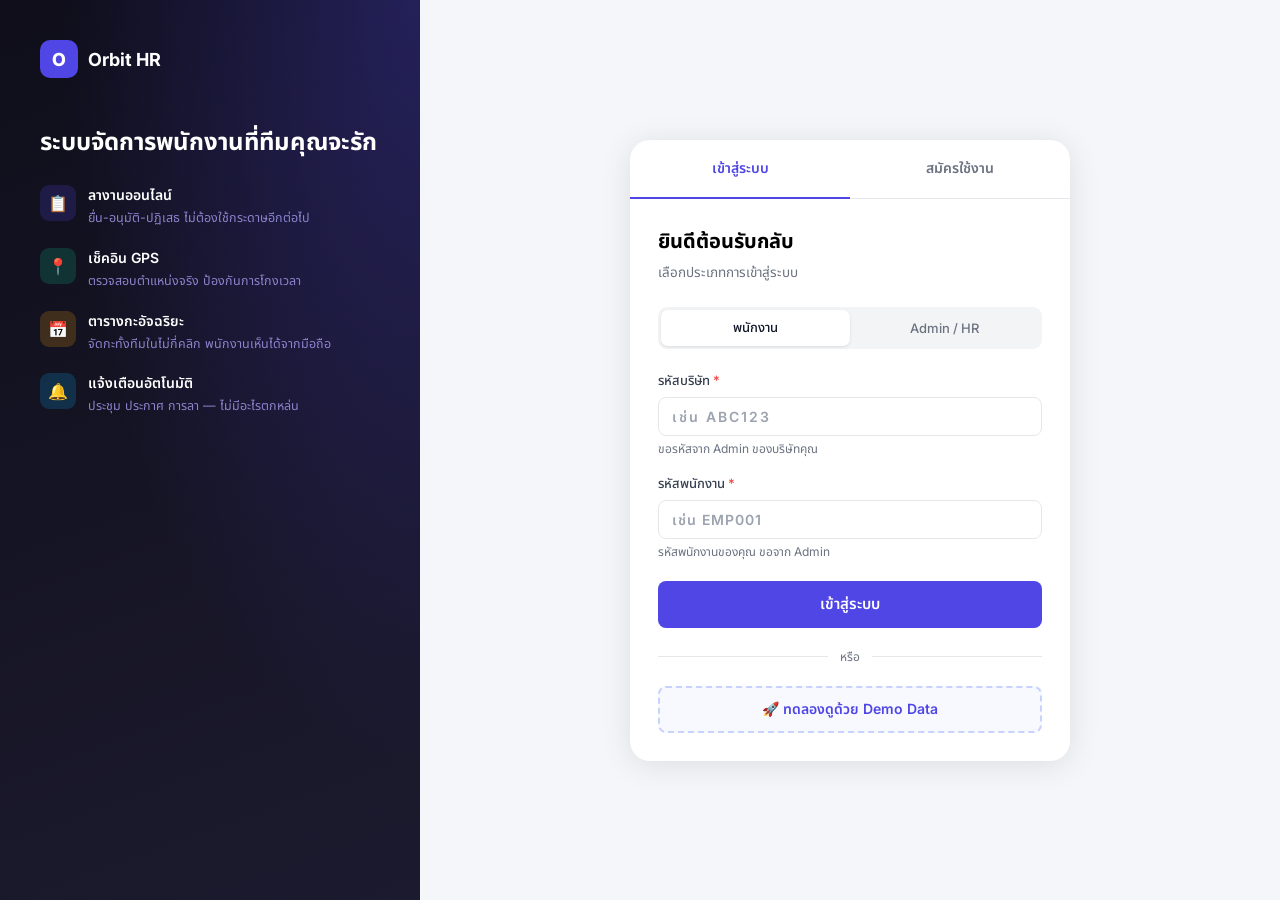
<file: settings.html>
<!DOCTYPE html>
<html lang="th">
<head>
<meta charset="UTF-8">
<meta name="viewport" content="width=device-width, initial-scale=1.0">
<title>การตั้งค่า — Orbit HR</title>
<link href="https://fonts.googleapis.com/css2?family=Inter:wght@400;500;600;700&family=Noto+Sans+Thai:wght@400;500;600;700&display=swap" rel="stylesheet">
<link rel="stylesheet" href="css/style.css">
</head>
<body>
<div class="app-layout">
  <nav class="sidebar" id="sidebar"></nav>
  <div class="main-content">
    <header class="top-header" id="page-header"></header>
    <main class="page-content" id="main"></main>
  </div>
</div>
<nav class="bottom-nav" id="bottom-nav"></nav>
<div class="toast-container" id="toast-container"></div>

<!-- Modals rendered dynamically -->
<div class="modal-overlay" id="modal-location">
  <div class="modal modal-sm">
    <div class="modal-header">
      <span class="modal-title" id="loc-modal-title">เพิ่มสถานที่ทำงาน</span>
      <button class="modal-close" onclick="Modal.close('modal-location')">✕</button>
    </div>
    <div class="modal-body" id="loc-modal-body"></div>
    <div class="modal-footer">
      <button class="btn btn-secondary" onclick="Modal.close('modal-location')">ยกเลิก</button>
      <button class="btn btn-primary" onclick="saveLocation()">บันทึก</button>
    </div>
  </div>
</div>

<div class="modal-overlay" id="modal-shift">
  <div class="modal modal-sm">
    <div class="modal-header">
      <span class="modal-title" id="shift-modal-title">เพิ่มกะงาน</span>
      <button class="modal-close" onclick="Modal.close('modal-shift')">✕</button>
    </div>
    <div class="modal-body" id="shift-modal-body"></div>
    <div class="modal-footer">
      <button class="btn btn-secondary" onclick="Modal.close('modal-shift')">ยกเลิก</button>
      <button class="btn btn-primary" onclick="saveShift()">บันทึก</button>
    </div>
  </div>
</div>

<div class="modal-overlay" id="modal-leave-type">
  <div class="modal modal-sm">
    <div class="modal-header">
      <span class="modal-title" id="lt-modal-title">เพิ่มประเภทการลา</span>
      <button class="modal-close" onclick="Modal.close('modal-leave-type')">✕</button>
    </div>
    <div class="modal-body" id="lt-modal-body"></div>
    <div class="modal-footer">
      <button class="btn btn-secondary" onclick="Modal.close('modal-leave-type')">ยกเลิก</button>
      <button class="btn btn-primary" onclick="saveLeaveType()">บันทึก</button>
    </div>
  </div>
</div>

<script src="js/db.js"></script>
<script src="js/auth.js"></script>
<script src="js/app.js"></script>
<script>
const user = initPage('settings', 'การตั้งค่า');
if (user && !Auth.canApproveLeave(user)) window.location.href = 'dashboard.html';

const COLORS = ['#4F46E5','#10B981','#F59E0B','#EF4444','#8B5CF6','#06B6D4','#EC4899','#64748B'];
let editLocId   = null;
let editShiftId = null;
let editLTId    = null;

if (user) render();

/* ── Page shell ─────────────────────────────────────────────────────── */
function render() {
  const company = DB.Companies.get(user.companyId);
  const planLabel = { trial:'ทดลองใช้', starter:'Starter (20 คน)', pro:'Pro (100 คน)', enterprise:'Enterprise (ไม่จำกัด)' };

  document.getElementById('main').innerHTML = `
    <div class="tabs" style="margin-bottom:20px">
      <button class="tab-btn active" onclick="showTab('company',this)">บริษัท</button>
      <button class="tab-btn" onclick="showTab('locations',this)">สถานที่ GPS</button>
      <button class="tab-btn" onclick="showTab('shifts',this)">กะงาน</button>
      <button class="tab-btn" onclick="showTab('leave-types',this)">ประเภทการลา</button>
      <button class="tab-btn" onclick="showTab('data',this)">ข้อมูล</button>
    </div>

    <!-- Company -->
    <div id="tab-company">
      <div class="card" style="max-width:600px">
        <div class="card-header"><span class="card-title">ข้อมูลบริษัท</span></div>
        <div class="card-body">
          <div class="form-group">
            <label class="form-label">ชื่อบริษัท</label>
            <input type="text" id="co-name" class="form-input" value="${esc(company?.name||'')}">
          </div>
          <div class="form-group">
            <label class="form-label">รหัสบริษัท (Company Code)</label>
            <div style="display:flex;gap:8px">
              <input type="text" class="form-input" value="${esc(company?.code||'')}" readonly style="background:var(--bg-secondary);color:var(--text-muted);flex:1;font-family:monospace;font-weight:700">
              <button class="btn btn-secondary" onclick="copyText('${esc(company?.code||'')}')">คัดลอก</button>
            </div>
            <div class="form-hint">แชร์รหัสนี้ให้พนักงานใช้เมื่อ login</div>
          </div>
          <div class="form-group">
            <label class="form-label">ที่อยู่</label>
            <textarea id="co-address" class="form-input" rows="2" style="resize:vertical">${esc(company?.address||'')}</textarea>
          </div>
          <div class="form-group">
            <label class="form-label">เบอร์โทรศัพท์</label>
            <input type="tel" id="co-phone" class="form-input" value="${esc(company?.phone||'')}" placeholder="02-xxx-xxxx">
          </div>
          <div class="form-group">
            <label class="form-label">เวลาทำงาน (ค่าเริ่มต้น)</label>
            <div class="grid grid-2">
              <div>
                <label style="font-size:11px;color:var(--text-muted)">เริ่มงาน</label>
                <input type="time" id="co-work-start" class="form-input" value="${esc(company?.workStart||'08:00')}">
              </div>
              <div>
                <label style="font-size:11px;color:var(--text-muted)">เลิกงาน</label>
                <input type="time" id="co-work-end" class="form-input" value="${esc(company?.workEnd||'17:00')}">
              </div>
            </div>
          </div>
          <div class="form-group">
            <label class="form-label">แผน</label>
            <div style="display:inline-flex;align-items:center;gap:8px;padding:8px 14px;background:var(--primary-light);border-radius:8px">
              <span style="font-size:13px;font-weight:700;color:var(--primary)">${planLabel[company?.plan||'trial']||'Trial'}</span>
            </div>
          </div>
          <button class="btn btn-primary" onclick="saveCompany()">บันทึกข้อมูลบริษัท</button>
        </div>
      </div>
    </div>

    <!-- Locations -->
    <div id="tab-locations" style="display:none">
      <div class="card">
        <div class="card-header">
          <span class="card-title">สถานที่ทำงาน & GPS</span>
          <button class="btn btn-primary btn-sm" onclick="openAddLocation()">${iconSVG('plus','14')} เพิ่มสถานที่</button>
        </div>
        <div id="locations-list"></div>
      </div>
      <div class="card" style="margin-top:16px;background:var(--bg-secondary)">
        <div class="card-body" style="padding:14px 20px;font-size:12px;color:var(--text-secondary);line-height:1.7">
          <strong style="font-size:13px;color:var(--text-primary)">หมายเหตุ:</strong><br>
          ถ้าไม่มีสถานที่ — พนักงานเช็คอินได้จากทุกที่ (บันทึก GPS เท่านั้น)<br>
          ถ้ามีสถานที่ — ระบบตรวจสอบว่าพนักงานอยู่ในรัศมีก่อนเช็คอิน<br>
          รัศมีแนะนำ: อาคารเดี่ยว 50–100 ม. / พื้นที่กว้าง 200–500 ม.
        </div>
      </div>
    </div>

    <!-- Shifts -->
    <div id="tab-shifts" style="display:none">
      <div class="card">
        <div class="card-header">
          <span class="card-title">กะงาน</span>
          <button class="btn btn-primary btn-sm" onclick="openAddShift()">${iconSVG('plus','14')} เพิ่มกะ</button>
        </div>
        <div id="shifts-list"></div>
      </div>
    </div>

    <!-- Leave Types -->
    <div id="tab-leave-types" style="display:none">
      <div class="card">
        <div class="card-header">
          <span class="card-title">ประเภทการลา</span>
          <button class="btn btn-primary btn-sm" onclick="openAddLT()">${iconSVG('plus','14')} เพิ่มประเภท</button>
        </div>
        <div id="lt-list"></div>
      </div>
    </div>

    <!-- Data -->
    <div id="tab-data" style="display:none">
      <div class="grid grid-2">
        <div class="card">
          <div class="card-header"><span class="card-title">Export ข้อมูล</span></div>
          <div class="card-body">
            <p style="font-size:13px;color:var(--text-secondary);margin-bottom:16px">สำรองข้อมูลทั้งหมดเป็นไฟล์ JSON</p>
            <button class="btn btn-secondary" onclick="exportData()" style="width:100%">${iconSVG('download','14')} Export ข้อมูลทั้งหมด</button>
          </div>
        </div>
        <div class="card">
          <div class="card-header"><span class="card-title">Import ข้อมูล</span></div>
          <div class="card-body">
            <p style="font-size:13px;color:var(--text-secondary);margin-bottom:16px">นำเข้าจากไฟล์ JSON ที่ Export ไว้ก่อนหน้า</p>
            <input type="file" id="import-file" accept=".json" style="display:none" onchange="importData(this)">
            <button class="btn btn-secondary" onclick="document.getElementById('import-file').click()" style="width:100%">${iconSVG('upload','14')} Import ข้อมูล</button>
          </div>
        </div>
        <div class="card" style="border-color:#FCA5A5">
          <div class="card-header"><span class="card-title" style="color:var(--danger)">ลบข้อมูล</span></div>
          <div class="card-body">
            <p style="font-size:13px;color:var(--text-secondary);margin-bottom:16px">ล้างข้อมูลเช็คอินและการลาทั้งหมด (กู้คืนไม่ได้)</p>
            <button class="btn btn-danger" onclick="clearTransactions()" style="width:100%">${iconSVG('trash','14')} ล้างข้อมูล Transaction</button>
          </div>
        </div>
        <div class="card">
          <div class="card-header"><span class="card-title">รีเซ็ต Demo</span></div>
          <div class="card-body">
            <p style="font-size:13px;color:var(--text-secondary);margin-bottom:16px">โหลดข้อมูลตัวอย่างใหม่ทั้งหมด (ลบข้อมูลปัจจุบัน)</p>
            <button class="btn btn-secondary" onclick="resetDemo()" style="width:100%">${iconSVG('refresh-cw','14')} รีเซ็ต Demo</button>
          </div>
        </div>
      </div>
    </div>
  `;

  renderLocations();
  renderShifts();
  renderLeaveTypes();
}

function showTab(name, btn) {
  document.querySelectorAll('[id^="tab-"]').forEach(t => t.style.display = 'none');
  document.getElementById('tab-' + name).style.display = '';
  document.querySelectorAll('.tab-btn').forEach(b => b.classList.remove('active'));
  btn.classList.add('active');
}

function esc(str) {
  return String(str).replace(/"/g, '&quot;').replace(/</g, '&lt;').replace(/>/g, '&gt;');
}

/* ── Company ───────────────────────────────────────────────────────── */
function saveCompany() {
  const name      = document.getElementById('co-name').value.trim();
  const address   = document.getElementById('co-address').value.trim();
  const phone     = document.getElementById('co-phone').value.trim();
  const workStart = document.getElementById('co-work-start').value;
  const workEnd   = document.getElementById('co-work-end').value;
  if (!name) { Toast.error('กรุณาใส่ชื่อบริษัท'); return; }
  DB.Companies.update(user.companyId, { name, address, phone, workStart, workEnd });
  Toast.success('บันทึกข้อมูลบริษัทแล้ว');
}

/* ── Locations ──────────────────────────────────────────────────────── */
function getLocations() {
  return DB.Companies.get(user.companyId)?.locations || [];
}

function saveLocations(locs) {
  DB.Companies.update(user.companyId, { locations: locs });
}

function renderLocations() {
  const locs = getLocations();
  const el   = document.getElementById('locations-list');
  if (!el) return;
  if (!locs.length) {
    el.innerHTML = '<div style="text-align:center;padding:40px;font-size:13px;color:var(--text-muted)">ยังไม่มีสถานที่ — พนักงานเช็คอินได้จากทุกที่</div>';
    return;
  }
  el.innerHTML = locs.map(l => `
    <div style="display:flex;align-items:center;gap:12px;padding:14px 20px;border-bottom:1px solid var(--border-light)">
      <div style="width:36px;height:36px;border-radius:8px;background:var(--primary-light);display:flex;align-items:center;justify-content:center;color:var(--primary);flex-shrink:0">${iconSVG('map-pin','16')}</div>
      <div style="flex:1">
        <div style="font-size:14px;font-weight:600">${esc(l.name)}</div>
        <div style="font-size:12px;color:var(--text-muted)">${Number(l.lat).toFixed(5)}, ${Number(l.lng).toFixed(5)} · รัศมี ${l.radius||100} ม.</div>
      </div>
      <div style="display:flex;gap:6px">
        <button class="btn btn-ghost btn-sm btn-icon" onclick="openEditLocation('${l.id}')">${iconSVG('edit-2','14')}</button>
        <button class="btn btn-ghost btn-sm btn-icon" style="color:var(--danger)" onclick="deleteLocation('${l.id}')">${iconSVG('trash','14')}</button>
      </div>
    </div>
  `).join('');
}

function buildLocationForm(loc) {
  return `
    <div class="form-group">
      <label class="form-label">ชื่อสาขา / สถานที่ <span class="text-danger">*</span></label>
      <input type="text" id="loc-name" class="form-input" placeholder="เช่น สำนักงานใหญ่" value="${esc(loc?.name||'')}">
    </div>
    <div class="form-group">
      <label class="form-label">Latitude <span class="text-danger">*</span></label>
      <input type="number" id="loc-lat" class="form-input" placeholder="13.7563" step="any" value="${loc?.lat||''}">
    </div>
    <div class="form-group">
      <label class="form-label">Longitude <span class="text-danger">*</span></label>
      <input type="number" id="loc-lng" class="form-input" placeholder="100.5018" step="any" value="${loc?.lng||''}">
    </div>
    <div class="form-group">
      <label class="form-label">รัศมี (เมตร)</label>
      <input type="number" id="loc-radius" class="form-input" placeholder="100" min="10" max="2000" value="${loc?.radius||100}">
    </div>
    <div style="background:var(--bg-secondary);border-radius:8px;padding:10px 14px;font-size:12px;color:var(--text-secondary);margin-bottom:4px">
      <strong>วิธีหาค่า Lat/Lng:</strong> เปิด Google Maps → คลิกขวาที่สถานที่ → คัดลอกตัวเลขที่ปรากฏ
    </div>
    <button class="btn btn-ghost btn-sm" style="width:100%;margin-top:6px" onclick="useMyLocation()">${iconSVG('map-pin','13')} ใช้ตำแหน่ง GPS ปัจจุบัน</button>
  `;
}

function openAddLocation() {
  editLocId = null;
  document.getElementById('loc-modal-title').textContent = 'เพิ่มสถานที่ทำงาน';
  document.getElementById('loc-modal-body').innerHTML = buildLocationForm(null);
  Modal.open('modal-location');
}

function openEditLocation(id) {
  const loc = getLocations().find(x => x.id === id);
  if (!loc) return;
  editLocId = id;
  document.getElementById('loc-modal-title').textContent = 'แก้ไขสถานที่';
  document.getElementById('loc-modal-body').innerHTML = buildLocationForm(loc);
  Modal.open('modal-location');
}

function saveLocation() {
  const name   = document.getElementById('loc-name').value.trim();
  const lat    = parseFloat(document.getElementById('loc-lat').value);
  const lng    = parseFloat(document.getElementById('loc-lng').value);
  const radius = parseInt(document.getElementById('loc-radius').value) || 100;
  if (!name) { Toast.error('กรุณาใส่ชื่อสถานที่'); return; }
  if (isNaN(lat) || isNaN(lng)) { Toast.error('กรุณาใส่ Latitude/Longitude'); return; }
  if (lat < -90 || lat > 90 || lng < -180 || lng > 180) { Toast.error('Lat/Lng ไม่ถูกต้อง'); return; }

  const locs = getLocations();
  if (editLocId) {
    const idx = locs.findIndex(x => x.id === editLocId);
    if (idx !== -1) locs[idx] = { ...locs[idx], name, lat, lng, radius };
  } else {
    locs.push({ id: 'loc_' + Date.now(), name, lat, lng, radius });
  }
  saveLocations(locs);
  Modal.close('modal-location');
  Toast.success('บันทึกสถานที่แล้ว');
  renderLocations();
}

function deleteLocation(id) {
  confirmDialog('ลบสถานที่นี้?', () => {
    saveLocations(getLocations().filter(x => x.id !== id));
    Toast.success('ลบสถานที่แล้ว');
    renderLocations();
  }, true);
}

function useMyLocation() {
  if (!navigator.geolocation) { Toast.error('Browser ไม่รองรับ GPS'); return; }
  Toast.info('กำลังระบุตำแหน่ง...');
  navigator.geolocation.getCurrentPosition(pos => {
    const latEl = document.getElementById('loc-lat');
    const lngEl = document.getElementById('loc-lng');
    if (latEl) latEl.value = pos.coords.latitude.toFixed(6);
    if (lngEl) lngEl.value = pos.coords.longitude.toFixed(6);
    Toast.success('ดึงตำแหน่งแล้ว');
  }, () => Toast.error('ไม่สามารถดึงตำแหน่งได้ — ตรวจสอบการอนุญาต GPS'));
}

/* ── Shifts ────────────────────────────────────────────────────────── */
function renderShifts() {
  const shifts = DB.Shifts.getByCompany(user.companyId);
  const el     = document.getElementById('shifts-list');
  if (!el) return;
  if (!shifts.length) {
    el.innerHTML = '<div style="text-align:center;padding:40px;font-size:13px;color:var(--text-muted)">ยังไม่มีกะงาน</div>';
    return;
  }
  el.innerHTML = shifts.map(s => `
    <div style="display:flex;align-items:center;gap:12px;padding:14px 20px;border-bottom:1px solid var(--border-light)">
      <div style="width:10px;height:36px;border-radius:4px;background:${s.color};flex-shrink:0"></div>
      <div style="flex:1">
        <div style="font-size:14px;font-weight:600">${esc(s.name)}</div>
        <div style="font-size:12px;color:var(--text-muted)">${s.startTime} – ${s.endTime}</div>
      </div>
      <div style="display:flex;gap:6px">
        <button class="btn btn-ghost btn-sm btn-icon" onclick="openEditShift('${s.id}')">${iconSVG('edit-2','14')}</button>
        <button class="btn btn-ghost btn-sm btn-icon" style="color:var(--danger)" onclick="deleteShift('${s.id}')">${iconSVG('trash','14')}</button>
      </div>
    </div>
  `).join('');
}

function buildShiftForm(s) {
  const colorDots = COLORS.map(c => `
    <div onclick="pickColor(this,'shift-color','${c}')" data-color="${c}"
      style="width:28px;height:28px;border-radius:50%;background:${c};cursor:pointer;border:3px solid ${(s?.color||'#4F46E5')===c?c:'transparent'};transition:border-color .15s;flex-shrink:0"></div>
  `).join('');
  return `
    <div class="form-group">
      <label class="form-label">ชื่อกะ <span class="text-danger">*</span></label>
      <input type="text" id="shift-name" class="form-input" placeholder="เช่น กะเช้า" value="${esc(s?.name||'')}">
    </div>
    <div class="grid grid-2">
      <div class="form-group">
        <label class="form-label">เริ่มงาน</label>
        <input type="time" id="shift-start" class="form-input" value="${s?.startTime||'08:00'}">
      </div>
      <div class="form-group">
        <label class="form-label">สิ้นสุด</label>
        <input type="time" id="shift-end" class="form-input" value="${s?.endTime||'17:00'}">
      </div>
    </div>
    <div class="form-group">
      <label class="form-label">สีกะ</label>
      <div style="display:flex;gap:8px;flex-wrap:wrap">${colorDots}</div>
      <input type="hidden" id="shift-color" value="${s?.color||'#4F46E5'}">
    </div>
  `;
}

function openAddShift() {
  editShiftId = null;
  document.getElementById('shift-modal-title').textContent = 'เพิ่มกะงาน';
  document.getElementById('shift-modal-body').innerHTML = buildShiftForm(null);
  Modal.open('modal-shift');
}

function openEditShift(id) {
  const s = DB.Shifts.getByCompany(user.companyId).find(x => x.id === id);
  if (!s) return;
  editShiftId = id;
  document.getElementById('shift-modal-title').textContent = 'แก้ไขกะงาน';
  document.getElementById('shift-modal-body').innerHTML = buildShiftForm(s);
  Modal.open('modal-shift');
}

function saveShift() {
  const name  = document.getElementById('shift-name').value.trim();
  const start = document.getElementById('shift-start').value;
  const end   = document.getElementById('shift-end').value;
  const color = document.getElementById('shift-color').value || '#4F46E5';
  if (!name || !start || !end) { Toast.error('กรุณากรอกข้อมูลให้ครบ'); return; }
  if (editShiftId) {
    DB.Shifts.update(editShiftId, { name, startTime: start, endTime: end, color });
  } else {
    DB.Shifts.create({ companyId: user.companyId, name, startTime: start, endTime: end, color });
  }
  Modal.close('modal-shift');
  Toast.success('บันทึกกะงานแล้ว');
  renderShifts();
}

function deleteShift(id) {
  confirmDialog('ลบกะนี้? ตารางงานที่ผูกอยู่จะหายทั้งหมด', () => {
    DB.Shifts.delete(id);
    Toast.success('ลบกะแล้ว');
    renderShifts();
  }, true);
}

/* ── Leave Types ───────────────────────────────────────────────────── */
function renderLeaveTypes() {
  const types = DB.LeaveTypes.getByCompany(user.companyId);
  const el    = document.getElementById('lt-list');
  if (!el) return;
  if (!types.length) {
    el.innerHTML = '<div style="text-align:center;padding:40px;font-size:13px;color:var(--text-muted)">ยังไม่มีประเภทการลา</div>';
    return;
  }
  el.innerHTML = types.map(t => `
    <div style="display:flex;align-items:center;gap:12px;padding:14px 20px;border-bottom:1px solid var(--border-light)">
      <div style="width:10px;height:10px;border-radius:50%;background:${t.color};flex-shrink:0"></div>
      <div style="flex:1">
        <div style="font-size:14px;font-weight:600">${esc(t.name)}</div>
        <div style="font-size:12px;color:var(--text-muted)">${t.maxDays ? `${t.maxDays} วัน/ปี` : 'ไม่จำกัด'} ${t.requiresDoc ? '· ต้องมีเอกสาร' : ''}</div>
      </div>
      <div style="display:flex;gap:6px">
        <button class="btn btn-ghost btn-sm btn-icon" onclick="openEditLT('${t.id}')">${iconSVG('edit-2','14')}</button>
        <button class="btn btn-ghost btn-sm btn-icon" style="color:var(--danger)" onclick="deleteLT('${t.id}')">${iconSVG('trash','14')}</button>
      </div>
    </div>
  `).join('');
}

function buildLTForm(t) {
  const colorDots = COLORS.map(c => `
    <div onclick="pickColor(this,'lt-color','${c}')" data-color="${c}"
      style="width:28px;height:28px;border-radius:50%;background:${c};cursor:pointer;border:3px solid ${(t?.color||'#4F46E5')===c?c:'transparent'};transition:border-color .15s;flex-shrink:0"></div>
  `).join('');
  return `
    <div class="form-group">
      <label class="form-label">ชื่อประเภทการลา <span class="text-danger">*</span></label>
      <input type="text" id="lt-name" class="form-input" placeholder="เช่น ลาพักร้อน" value="${esc(t?.name||'')}">
    </div>
    <div class="form-group">
      <label class="form-label">จำนวนวันต่อปี</label>
      <input type="number" id="lt-days" class="form-input" placeholder="10" min="0" max="365" value="${t?.maxDays||''}">
      <div class="form-hint">ใส่ 0 หรือเว้นว่าง = ไม่จำกัดวัน</div>
    </div>
    <div class="form-group">
      <label style="display:flex;align-items:center;gap:8px;cursor:pointer">
        <input type="checkbox" id="lt-requires-doc" style="width:16px;height:16px;accent-color:var(--primary)" ${t?.requiresDoc?'checked':''}>
        <span style="font-size:13px">ต้องแนบเอกสารประกอบ</span>
      </label>
    </div>
    <div class="form-group">
      <label class="form-label">สี</label>
      <div style="display:flex;gap:8px;flex-wrap:wrap">${colorDots}</div>
      <input type="hidden" id="lt-color" value="${t?.color||'#4F46E5'}">
    </div>
  `;
}

function openAddLT() {
  editLTId = null;
  document.getElementById('lt-modal-title').textContent = 'เพิ่มประเภทการลา';
  document.getElementById('lt-modal-body').innerHTML = buildLTForm(null);
  Modal.open('modal-leave-type');
}

function openEditLT(id) {
  const t = DB.LeaveTypes.getByCompany(user.companyId).find(x => x.id === id);
  if (!t) return;
  editLTId = id;
  document.getElementById('lt-modal-title').textContent = 'แก้ไขประเภทการลา';
  document.getElementById('lt-modal-body').innerHTML = buildLTForm(t);
  Modal.open('modal-leave-type');
}

function saveLeaveType() {
  const name = document.getElementById('lt-name').value.trim();
  const days = parseInt(document.getElementById('lt-days').value) || 0;
  const requiresDoc = document.getElementById('lt-requires-doc').checked;
  const color = document.getElementById('lt-color').value || '#4F46E5';
  if (!name) { Toast.error('กรุณาใส่ชื่อประเภทการลา'); return; }
  if (editLTId) {
    DB.LeaveTypes.update(editLTId, { name, maxDays: days, requiresDoc, color });
  } else {
    DB.LeaveTypes.create({ companyId: user.companyId, name, maxDays: days, requiresDoc, color });
  }
  Modal.close('modal-leave-type');
  Toast.success('บันทึกประเภทการลาแล้ว');
  renderLeaveTypes();
}

function deleteLT(id) {
  confirmDialog('ลบประเภทการลานี้?', () => {
    DB.LeaveTypes.delete(id);
    Toast.success('ลบแล้ว');
    renderLeaveTypes();
  }, true);
}

/* ── Color picker helper ────────────────────────────────────────────── */
function pickColor(dotEl, inputId, color) {
  document.getElementById(inputId).value = color;
  dotEl.closest('div').querySelectorAll('[data-color]').forEach(d => {
    d.style.borderColor = d.dataset.color === color ? color : 'transparent';
  });
}

/* ── Data management ────────────────────────────────────────────────── */
function exportData() {
  const LKEYS = ['orbit-companies','orbit-users','orbit-leave-types','orbit-leaves',
                 'orbit-attendance','orbit-shifts','orbit-schedules','orbit-meetings',
                 'orbit-announcements','orbit-notifications'];
  const data = { exported: new Date().toISOString(), companyId: user.companyId };
  LKEYS.forEach(k => { data[k] = JSON.parse(localStorage.getItem(k)||'[]'); });
  const blob = new Blob([JSON.stringify(data, null, 2)], { type: 'application/json' });
  const url  = URL.createObjectURL(blob);
  const a    = Object.assign(document.createElement('a'), { href: url, download: `orbit-hr-backup-${DB.today()}.json` });
  a.click();
  URL.revokeObjectURL(url);
  Toast.success('Export สำเร็จ');
}

function importData(input) {
  const file = input.files[0];
  if (!file) return;
  const reader = new FileReader();
  reader.onload = e => {
    try {
      const data = JSON.parse(e.target.result);
      if (!data.exported) { Toast.error('ไฟล์ไม่ถูกต้อง'); return; }
      confirmDialog('นำเข้าข้อมูล? ข้อมูลปัจจุบันจะถูกแทนที่', () => {
        const LKEYS = ['orbit-companies','orbit-users','orbit-leave-types','orbit-leaves',
                       'orbit-attendance','orbit-shifts','orbit-schedules','orbit-meetings',
                       'orbit-announcements','orbit-notifications'];
        LKEYS.forEach(k => { if (data[k]) localStorage.setItem(k, JSON.stringify(data[k])); });
        Toast.success('Import สำเร็จ — กำลังรีโหลด...');
        setTimeout(() => window.location.reload(), 1000);
      }, false);
    } catch { Toast.error('ไฟล์ไม่ถูกต้อง — ต้องเป็น JSON ที่ Export จาก Orbit HR'); }
  };
  reader.readAsText(file);
  input.value = '';
}

function clearTransactions() {
  confirmDialog('ลบข้อมูลเช็คอินและการลาทั้งหมด? ไม่สามารถกู้คืนได้', () => {
    const cid = user.companyId;
    ['orbit-attendance','orbit-leaves'].forEach(k => {
      const filtered = JSON.parse(localStorage.getItem(k)||'[]').filter(r => r.companyId !== cid);
      localStorage.setItem(k, JSON.stringify(filtered));
    });
    Toast.success('ล้างข้อมูล Transaction แล้ว');
  }, true);
}

function resetDemo() {
  confirmDialog('รีเซ็ต Demo? ข้อมูลทั้งหมดจะถูกลบและโหลดใหม่', () => {
    localStorage.clear();
    DB.seedDemo();
    Toast.success('รีเซ็ต Demo แล้ว — กำลังไป login...');
    setTimeout(() => window.location.href = 'auth.html', 1200);
  }, true);
}

function copyText(text) {
  navigator.clipboard?.writeText(text).then(() => Toast.success('คัดลอกแล้ว')).catch(() => Toast.error('ไม่สามารถคัดลอกได้'));
}
</script>
</body>
</html>
</file>
<file: css/style.css>
/* ================================================================
   ORBIT HR — Premium Design System v2.0
   Enterprise-grade SaaS · Linear × Stripe × Rippling inspired
   ================================================================ */

/* ── 1. Design Tokens ─────────────────────────────────────────── */
:root {
  /* Primary palette */
  --primary:        #5B5BD6;
  --primary-hover:  #4F4BCB;
  --primary-active: #4338CA;
  --primary-light:  #EEF2FF;
  --primary-text:   #6366F1;
  --primary-border: #C7D2FE;

  /* Surface & Background */
  --bg:             #F5F6FA;
  --surface:        #FFFFFF;
  --surface-2:      #FAFAFA;
  --surface-3:      #F4F4F6;

  /* Sidebar */
  --sidebar-bg:     #0B0B12;
  --sidebar-width:  252px;
  --sidebar-collapsed: 68px;
  --sidebar-item-h: 38px;

  /* Text */
  --text-primary:   #0F0F13;
  --text-secondary: #4B5265;
  --text-muted:     #8B92A5;
  --text-disabled:  #C2C8D4;
  --text-inverse:   #FFFFFF;

  /* Borders */
  --border:         #E2E5EE;
  --border-light:   #ECEEF4;
  --border-strong:  #CBD0DC;
  --border-focus:   var(--primary);

  /* Shadows — layered depth */
  --shadow-xs:  0 1px 2px rgb(0 0 0 / .04);
  --shadow-sm:  0 1px 3px rgb(0 0 0 / .07), 0 1px 2px rgb(0 0 0 / .04);
  --shadow-md:  0 4px 8px rgb(0 0 0 / .07), 0 2px 4px rgb(0 0 0 / .04);
  --shadow-lg:  0 8px 24px rgb(0 0 0 / .09), 0 2px 6px rgb(0 0 0 / .05);
  --shadow-xl:  0 20px 40px rgb(0 0 0 / .12), 0 4px 12px rgb(0 0 0 / .06);
  --shadow-card: 0 0 0 1px var(--border), var(--shadow-sm);
  --shadow-card-hover: 0 0 0 1px var(--border-strong), var(--shadow-md);
  --shadow-modal: 0 0 0 1px var(--border), var(--shadow-xl);

  /* Status */
  --success:        #16A34A;
  --success-bg:     #F0FDF4;
  --success-border: #BBF7D0;
  --warning:        #D97706;
  --warning-bg:     #FFFBEB;
  --warning-border: #FDE68A;
  --danger:         #DC2626;
  --danger-bg:      #FEF2F2;
  --danger-border:  #FECACA;
  --info:           #0284C7;
  --info-bg:        #F0F9FF;
  --info-border:    #BAE6FD;
  --accent:         #16A34A;

  /* Spacing (8px grid) */
  --s1: 4px;   --s2: 8px;   --s3: 12px;  --s4: 16px;
  --s5: 20px;  --s6: 24px;  --s7: 28px;  --s8: 32px;
  --s10: 40px; --s12: 48px; --s16: 64px;

  /* Border radius */
  --r-sm:   6px;
  --r:      10px;
  --r-md:   12px;
  --r-lg:   16px;
  --r-xl:   20px;
  --r-2xl:  24px;
  --r-full: 9999px;

  /* Typography */
  --font: 'Inter', 'Noto Sans Thai', -apple-system, sans-serif;
  --font-mono: 'SF Mono', 'Fira Code', monospace;

  /* Transitions */
  --t-fast:   100ms ease;
  --t-base:   150ms ease;
  --t-slow:   250ms ease;
  --t-spring: 350ms cubic-bezier(0.34, 1.56, 0.64, 1);
  --t-smooth: 300ms cubic-bezier(0.4, 0, 0.2, 1);

  /* Header */
  --header-h: 56px;
}

/* ── 2. Reset & Base ──────────────────────────────────────────── */
*, *::before, *::after { box-sizing: border-box; margin: 0; padding: 0; }

html {
  font-size: 14px;
  -webkit-font-smoothing: antialiased;
  -moz-osx-font-smoothing: grayscale;
  text-rendering: optimizeLegibility;
  scroll-behavior: smooth;
}

body {
  font-family: var(--font);
  background: var(--bg);
  color: var(--text-primary);
  line-height: 1.6;
  overflow-x: hidden;
}

a { text-decoration: none; color: inherit; }
button { font-family: inherit; cursor: pointer; border: none; background: none; }
input, select, textarea { font-family: inherit; }
img { display: block; max-width: 100%; }

/* ── 3. Typography ────────────────────────────────────────────── */
h1 { font-size: 28px; font-weight: 700; line-height: 1.25; letter-spacing: -0.02em; color: var(--text-primary); }
h2 { font-size: 22px; font-weight: 650; line-height: 1.3;  letter-spacing: -0.015em; color: var(--text-primary); }
h3 { font-size: 18px; font-weight: 600; line-height: 1.35; letter-spacing: -0.01em; color: var(--text-primary); }
h4 { font-size: 15px; font-weight: 600; line-height: 1.4; color: var(--text-primary); }
p  { line-height: 1.65; color: var(--text-secondary); }

.text-xs   { font-size: 11px; }
.text-sm   { font-size: 12px; }
.text-base { font-size: 14px; }
.text-lg   { font-size: 16px; }
.text-xl   { font-size: 18px; }

.text-muted    { color: var(--text-muted) !important; }
.text-secondary { color: var(--text-secondary) !important; }
.text-primary-color { color: var(--primary) !important; }
.text-danger   { color: var(--danger) !important; }
.text-success  { color: var(--success) !important; }
.text-warning  { color: var(--warning) !important; }
.font-mono     { font-family: var(--font-mono); }
.font-medium   { font-weight: 500; }
.font-semibold { font-weight: 600; }
.font-bold     { font-weight: 700; }
.tabular-nums  { font-variant-numeric: tabular-nums; }

/* ── 4. App Shell ─────────────────────────────────────────────── */
.app-layout {
  display: flex;
  height: 100dvh;
  overflow: hidden;
}

.main-content {
  flex: 1;
  display: flex;
  flex-direction: column;
  overflow: hidden;
  min-width: 0;
  transition: margin-left var(--t-smooth);
}

/* ── 5. Sidebar ───────────────────────────────────────────────── */
.sidebar {
  width: var(--sidebar-width);
  min-width: var(--sidebar-width);
  height: 100dvh;
  background: var(--sidebar-bg);
  display: flex;
  flex-direction: column;
  overflow: hidden;
  flex-shrink: 0;
  position: relative;
  transition: width var(--t-smooth), min-width var(--t-smooth);
  z-index: 50;
}

.sidebar.collapsed {
  width: var(--sidebar-collapsed);
  min-width: var(--sidebar-collapsed);
}

/* Sidebar header */
.sidebar-header {
  display: flex;
  align-items: center;
  justify-content: space-between;
  padding: 0 14px;
  height: 56px;
  border-bottom: 1px solid rgb(255 255 255 / .06);
  flex-shrink: 0;
}

.sidebar-logo {
  display: flex;
  align-items: center;
  gap: 10px;
  overflow: hidden;
  flex: 1;
}

.logo-icon {
  width: 32px;
  height: 32px;
  border-radius: var(--r-sm);
  background: linear-gradient(135deg, var(--primary) 0%, #818CF8 100%);
  display: flex;
  align-items: center;
  justify-content: center;
  font-weight: 800;
  font-size: 15px;
  color: #fff;
  flex-shrink: 0;
  box-shadow: 0 2px 8px rgb(91 91 214 / .4);
}

.logo-text {
  font-size: 15px;
  font-weight: 700;
  color: #fff;
  letter-spacing: -0.01em;
  white-space: nowrap;
  overflow: hidden;
  transition: opacity var(--t-smooth), width var(--t-smooth);
}

.sidebar.collapsed .logo-text {
  opacity: 0;
  width: 0;
}

.sidebar-toggle {
  width: 28px;
  height: 28px;
  border-radius: var(--r-sm);
  display: flex;
  align-items: center;
  justify-content: center;
  color: rgb(255 255 255 / .35);
  transition: color var(--t-base), background var(--t-base);
  flex-shrink: 0;
}

.sidebar-toggle:hover {
  background: rgb(255 255 255 / .08);
  color: rgb(255 255 255 / .75);
}

.sidebar.collapsed .sidebar-toggle {
  transform: rotate(180deg);
}

/* Sidebar nav content */
.sidebar-nav {
  flex: 1;
  overflow-y: auto;
  overflow-x: hidden;
  padding: var(--s3) 0;
  scrollbar-width: none;
}

.sidebar-nav::-webkit-scrollbar { display: none; }

.nav-group {
  padding: 0 var(--s2);
  margin-bottom: var(--s4);
}

.nav-group-title {
  font-size: 10px;
  font-weight: 600;
  letter-spacing: .08em;
  text-transform: uppercase;
  color: rgb(255 255 255 / .25);
  padding: var(--s2) var(--s3);
  white-space: nowrap;
  overflow: hidden;
  transition: opacity var(--t-slow);
}

.sidebar.collapsed .nav-group-title {
  opacity: 0;
  height: 0;
  padding: 0;
  margin: 0;
}

.nav-item {
  display: flex;
  align-items: center;
  gap: var(--s3);
  padding: 0 var(--s3);
  height: var(--sidebar-item-h);
  border-radius: var(--r-sm);
  color: rgb(255 255 255 / .5);
  font-size: 13.5px;
  font-weight: 500;
  white-space: nowrap;
  position: relative;
  overflow: hidden;
  transition: color var(--t-base), background var(--t-base);
  cursor: pointer;
}

.nav-item:hover {
  background: rgb(255 255 255 / .06);
  color: rgb(255 255 255 / .85);
}

.nav-item.active {
  background: rgb(91 91 214 / .18);
  color: #fff;
}

.nav-item.active::before {
  content: '';
  position: absolute;
  left: 0; top: 50%;
  transform: translateY(-50%);
  width: 3px; height: 20px;
  background: var(--primary-text);
  border-radius: 0 3px 3px 0;
}

.nav-icon {
  width: 18px;
  height: 18px;
  display: flex;
  align-items: center;
  justify-content: center;
  flex-shrink: 0;
}

.nav-label {
  flex: 1;
  overflow: hidden;
  white-space: nowrap;
  transition: opacity var(--t-slow), width var(--t-slow);
}

.sidebar.collapsed .nav-label {
  opacity: 0;
  width: 0;
}

.nav-badge {
  background: var(--primary);
  color: #fff;
  font-size: 10px;
  font-weight: 700;
  padding: 1px 6px;
  border-radius: var(--r-full);
  flex-shrink: 0;
  transition: opacity var(--t-slow);
}

.sidebar.collapsed .nav-badge {
  opacity: 0;
}

/* Sidebar tooltip when collapsed */
.sidebar.collapsed .nav-item {
  justify-content: center;
  padding: 0;
}

.sidebar.collapsed .nav-item::after {
  content: attr(data-label);
  position: absolute;
  left: calc(var(--sidebar-collapsed) + 8px);
  top: 50%;
  transform: translateY(-50%);
  background: #1C1C2E;
  color: #fff;
  font-size: 12px;
  font-weight: 500;
  padding: 5px 10px;
  border-radius: var(--r-sm);
  white-space: nowrap;
  opacity: 0;
  pointer-events: none;
  transition: opacity var(--t-base);
  box-shadow: var(--shadow-lg);
  z-index: 100;
  border: 1px solid rgb(255 255 255 / .1);
}

.sidebar.collapsed .nav-item:hover::after {
  opacity: 1;
}

/* Sidebar footer */
.sidebar-footer {
  padding: var(--s3) var(--s2);
  border-top: 1px solid rgb(255 255 255 / .06);
  flex-shrink: 0;
}

.sidebar-user {
  display: flex;
  align-items: center;
  gap: var(--s3);
  padding: var(--s2) var(--s3);
  border-radius: var(--r-sm);
  cursor: pointer;
  transition: background var(--t-base);
  overflow: hidden;
}

.sidebar-user:hover { background: rgb(255 255 255 / .06); }

.sidebar-user-info {
  flex: 1;
  overflow: hidden;
  transition: opacity var(--t-slow), width var(--t-slow);
}

.sidebar.collapsed .sidebar-user-info {
  opacity: 0;
  width: 0;
}

.sidebar-user-name {
  font-size: 13px;
  font-weight: 600;
  color: #fff;
  white-space: nowrap;
  overflow: hidden;
  text-overflow: ellipsis;
}

.sidebar-user-role {
  font-size: 11px;
  color: rgb(255 255 255 / .4);
  white-space: nowrap;
}

.sidebar-logout {
  width: 30px;
  height: 30px;
  border-radius: var(--r-sm);
  display: flex;
  align-items: center;
  justify-content: center;
  color: rgb(255 255 255 / .3);
  transition: color var(--t-base), background var(--t-base);
  flex-shrink: 0;
}

.sidebar-logout:hover {
  color: #F87171;
  background: rgb(248 113 113 / .1);
}

.sidebar.collapsed .sidebar-user { justify-content: center; padding: var(--s2) 0; }
.sidebar.collapsed .sidebar-logout { display: none; }

/* ── 6. Top Header ────────────────────────────────────────────── */
.top-header {
  height: var(--header-h);
  background: var(--surface);
  border-bottom: 1px solid var(--border);
  display: flex;
  align-items: center;
  padding: 0 var(--s6);
  gap: var(--s4);
  flex-shrink: 0;
  position: relative;
  z-index: 10;
}

.header-title {
  font-size: 16px;
  font-weight: 650;
  color: var(--text-primary);
  letter-spacing: -0.01em;
  white-space: nowrap;
}

.header-search {
  flex: 1;
  max-width: 320px;
  position: relative;
}

.header-search-input {
  width: 100%;
  height: 34px;
  background: var(--bg);
  border: 1px solid var(--border);
  border-radius: var(--r-full);
  padding: 0 var(--s4) 0 36px;
  font-size: 13px;
  color: var(--text-primary);
  outline: none;
  transition: border-color var(--t-base), box-shadow var(--t-base), background var(--t-base);
}

.header-search-input::placeholder { color: var(--text-muted); }

.header-search-input:focus {
  border-color: var(--primary-border);
  background: var(--surface);
  box-shadow: 0 0 0 3px rgb(99 102 241 / .1);
}

.header-search-icon {
  position: absolute;
  left: 11px;
  top: 50%;
  transform: translateY(-50%);
  color: var(--text-muted);
  pointer-events: none;
}

.header-actions { display: flex; align-items: center; gap: var(--s2); margin-left: auto; }

.header-icon-btn {
  width: 34px;
  height: 34px;
  border-radius: var(--r-sm);
  display: flex;
  align-items: center;
  justify-content: center;
  color: var(--text-secondary);
  position: relative;
  transition: background var(--t-base), color var(--t-base);
}

.header-icon-btn:hover {
  background: var(--surface-3);
  color: var(--text-primary);
}

.header-notif-dot {
  position: absolute;
  top: 5px; right: 5px;
  width: 7px; height: 7px;
  background: var(--danger);
  border-radius: 50%;
  border: 1.5px solid var(--surface);
}

.header-divider {
  width: 1px;
  height: 24px;
  background: var(--border);
}

/* ── 7. Page Content ──────────────────────────────────────────── */
.page-content {
  flex: 1;
  overflow-y: auto;
  padding: var(--s6);
  scrollbar-width: thin;
  scrollbar-color: var(--border) transparent;
  animation: pageIn var(--t-slow) both;
}

.page-content::-webkit-scrollbar { width: 5px; }
.page-content::-webkit-scrollbar-track { background: transparent; }
.page-content::-webkit-scrollbar-thumb { background: var(--border); border-radius: 99px; }

@keyframes pageIn {
  from { opacity: 0; transform: translateY(6px); }
  to   { opacity: 1; transform: translateY(0); }
}

/* ── 8. Cards ─────────────────────────────────────────────────── */
.card {
  background: var(--surface);
  border-radius: var(--r-md);
  box-shadow: var(--shadow-card);
  overflow: hidden;
  transition: box-shadow var(--t-slow), transform var(--t-slow);
}

.card:hover { box-shadow: var(--shadow-card-hover); }

.card-header {
  display: flex;
  align-items: center;
  justify-content: space-between;
  padding: var(--s5) var(--s6);
  border-bottom: 1px solid var(--border-light);
  gap: var(--s4);
}

.card-title {
  font-size: 14px;
  font-weight: 650;
  color: var(--text-primary);
  letter-spacing: -0.005em;
}

.card-body { padding: var(--s6); }
.card-body.p-0 { padding: 0; }

.card-footer {
  padding: var(--s4) var(--s6);
  border-top: 1px solid var(--border-light);
  background: var(--surface-2);
}

/* Elevated card variant */
.card-elevated {
  box-shadow: var(--shadow-md);
  border: none;
}

.card-elevated:hover {
  box-shadow: var(--shadow-lg);
  transform: translateY(-2px);
}

/* ── 9. Stat / KPI Cards ──────────────────────────────────────── */
.stat-card {
  background: var(--surface);
  border-radius: var(--r-md);
  padding: var(--s5) var(--s6);
  box-shadow: var(--shadow-card);
  display: flex;
  flex-direction: column;
  gap: var(--s2);
  transition: box-shadow var(--t-slow), transform var(--t-slow);
}

.stat-card:hover {
  box-shadow: var(--shadow-card-hover);
  transform: translateY(-1px);
}

.stat-card-top {
  display: flex;
  align-items: flex-start;
  justify-content: space-between;
}

.stat-icon {
  width: 38px;
  height: 38px;
  border-radius: var(--r-sm);
  display: flex;
  align-items: center;
  justify-content: center;
  flex-shrink: 0;
}

.stat-value {
  font-size: 28px;
  font-weight: 750;
  color: var(--text-primary);
  letter-spacing: -0.03em;
  line-height: 1;
  font-variant-numeric: tabular-nums;
}

.stat-label {
  font-size: 12px;
  font-weight: 500;
  color: var(--text-muted);
  letter-spacing: 0.01em;
}

/* Hero stat cards */
.stat-card-hero {
  background: var(--surface);
  border-radius: var(--r-lg);
  padding: var(--s7) var(--s8);
  box-shadow: var(--shadow-card);
  position: relative;
  overflow: hidden;
  transition: box-shadow var(--t-slow), transform var(--t-slow);
}

.stat-card-hero:hover {
  box-shadow: var(--shadow-lg);
  transform: translateY(-2px);
}

.stat-card-hero .stat-value {
  font-size: 40px;
  margin-top: var(--s3);
}

.stat-card-hero .stat-label {
  font-size: 13px;
  margin-bottom: var(--s2);
}

/* Trend indicator */
.stat-trend {
  display: inline-flex;
  align-items: center;
  gap: 3px;
  font-size: 12px;
  font-weight: 600;
  padding: 2px 7px;
  border-radius: var(--r-full);
}

.stat-trend.up {
  color: var(--success);
  background: var(--success-bg);
}

.stat-trend.down {
  color: var(--danger);
  background: var(--danger-bg);
}

.stat-trend.neutral {
  color: var(--text-muted);
  background: var(--surface-3);
}

/* ── 10. Grids ────────────────────────────────────────────────── */
.grid        { display: grid; gap: var(--s5); }
.grid-2      { grid-template-columns: repeat(2, 1fr); }
.grid-3      { grid-template-columns: repeat(3, 1fr); }
.grid-4      { grid-template-columns: repeat(4, 1fr); }
.grid-kpi    { grid-template-columns: repeat(2, 1fr) repeat(3, 1fr); gap: var(--s4); }

/* ── 11. Buttons ──────────────────────────────────────────────── */
.btn {
  display: inline-flex;
  align-items: center;
  justify-content: center;
  gap: var(--s2);
  padding: 0 var(--s4);
  height: 34px;
  border-radius: var(--r-sm);
  font-size: 13px;
  font-weight: 550;
  font-family: var(--font);
  transition: background var(--t-base), color var(--t-base),
              box-shadow var(--t-base), transform var(--t-fast),
              border-color var(--t-base);
  cursor: pointer;
  white-space: nowrap;
  border: 1px solid transparent;
  user-select: none;
}

.btn:active { transform: scale(0.97); }
.btn:disabled { opacity: .45; cursor: not-allowed; pointer-events: none; }
.btn svg { flex-shrink: 0; }

.btn-primary {
  background: var(--primary);
  color: #fff;
  border-color: var(--primary);
  box-shadow: 0 1px 2px rgb(0 0 0 / .1), inset 0 1px 0 rgb(255 255 255 / .12);
}
.btn-primary:hover {
  background: var(--primary-hover);
  border-color: var(--primary-hover);
  box-shadow: 0 2px 6px rgb(91 91 214 / .35);
}

.btn-secondary {
  background: var(--surface);
  color: var(--text-secondary);
  border-color: var(--border);
  box-shadow: var(--shadow-xs);
}
.btn-secondary:hover {
  background: var(--surface-3);
  color: var(--text-primary);
  border-color: var(--border-strong);
}

.btn-ghost {
  background: transparent;
  color: var(--text-secondary);
  border-color: transparent;
}
.btn-ghost:hover {
  background: var(--surface-3);
  color: var(--text-primary);
}

.btn-danger {
  background: var(--danger);
  color: #fff;
  border-color: var(--danger);
}
.btn-danger:hover {
  background: #B91C1C;
  box-shadow: 0 2px 6px rgb(220 38 38 / .35);
}

.btn-success {
  background: var(--success);
  color: #fff;
  border-color: var(--success);
}
.btn-success:hover { background: #15803D; }

.btn-sm   { height: 28px; padding: 0 var(--s3); font-size: 12px; }
.btn-lg   { height: 40px; padding: 0 var(--s6); font-size: 14px; }
.btn-icon { width: 34px; padding: 0; }
.btn-icon.btn-sm { width: 28px; }

.btn-group { display: flex; gap: var(--s2); }

/* ── 12. Forms ────────────────────────────────────────────────── */
.form-group { margin-bottom: var(--s5); }
.form-group:last-child { margin-bottom: 0; }

.form-label {
  display: block;
  font-size: 12.5px;
  font-weight: 550;
  color: var(--text-secondary);
  margin-bottom: var(--s2);
  letter-spacing: 0.005em;
}

.form-input,
.form-select,
.form-control {
  width: 100%;
  height: 36px;
  padding: 0 var(--s3);
  background: var(--surface);
  border: 1px solid var(--border);
  border-radius: var(--r-sm);
  font-size: 13.5px;
  font-family: var(--font);
  color: var(--text-primary);
  outline: none;
  transition: border-color var(--t-base), box-shadow var(--t-base);
  -webkit-appearance: none;
}

.form-input:focus,
.form-select:focus,
.form-control:focus {
  border-color: var(--primary);
  box-shadow: 0 0 0 3px rgb(99 102 241 / .12);
}

.form-input:disabled,
.form-select:disabled {
  background: var(--surface-3);
  color: var(--text-disabled);
  cursor: not-allowed;
}

.form-input::placeholder { color: var(--text-muted); }

textarea.form-input,
textarea.form-control {
  height: auto;
  padding: var(--s3);
  resize: vertical;
  line-height: 1.6;
}

.form-select {
  background-image: url("data:image/svg+xml,%3csvg xmlns='http://www.w3.org/2000/svg' fill='none' viewBox='0 0 20 20'%3e%3cpath stroke='%238B92A5' stroke-linecap='round' stroke-linejoin='round' stroke-width='1.5' d='M6 8l4 4 4-4'/%3e%3c/svg%3e");
  background-repeat: no-repeat;
  background-position: right 10px center;
  background-size: 16px;
  padding-right: 32px;
}

.form-hint {
  margin-top: var(--s1);
  font-size: 11.5px;
  color: var(--text-muted);
  line-height: 1.5;
}

.form-error {
  margin-top: var(--s1);
  font-size: 12px;
  color: var(--danger);
  font-weight: 500;
}

/* Input with icon */
.input-wrap { position: relative; }
.input-wrap .form-input { padding-left: 36px; }
.input-wrap .input-icon {
  position: absolute;
  left: 10px; top: 50%;
  transform: translateY(-50%);
  color: var(--text-muted);
  pointer-events: none;
}

/* ── 13. Badges & Pills ───────────────────────────────────────── */
.badge {
  display: inline-flex;
  align-items: center;
  gap: 4px;
  padding: 2px 8px;
  border-radius: var(--r-full);
  font-size: 11.5px;
  font-weight: 600;
  white-space: nowrap;
  letter-spacing: 0.01em;
}

.badge-success { background: var(--success-bg); color: var(--success); border: 1px solid var(--success-border); }
.badge-warning { background: var(--warning-bg); color: var(--warning); border: 1px solid var(--warning-border); }
.badge-danger  { background: var(--danger-bg);  color: var(--danger);  border: 1px solid var(--danger-border); }
.badge-info    { background: var(--info-bg);    color: var(--info);    border: 1px solid var(--info-border); }
.badge-neutral { background: var(--surface-3);  color: var(--text-secondary); border: 1px solid var(--border); }
.badge-primary { background: var(--primary-light); color: var(--primary); border: 1px solid var(--primary-border); }

/* ── 14. Tables ───────────────────────────────────────────────── */
.table-wrap {
  overflow-x: auto;
  border-radius: var(--r-md);
  border: 1px solid var(--border);
}

table {
  width: 100%;
  border-collapse: collapse;
  font-size: 13px;
}

thead tr {
  background: var(--surface-2);
  border-bottom: 1px solid var(--border);
}

th {
  padding: var(--s3) var(--s5);
  text-align: left;
  font-size: 11.5px;
  font-weight: 600;
  color: var(--text-muted);
  letter-spacing: .04em;
  text-transform: uppercase;
  white-space: nowrap;
}

td {
  padding: var(--s4) var(--s5);
  border-bottom: 1px solid var(--border-light);
  color: var(--text-secondary);
  vertical-align: middle;
}

tbody tr { transition: background var(--t-fast); }
tbody tr:hover { background: var(--surface-2); }
tbody tr:last-child td { border-bottom: none; }

/* ── 15. Avatars ──────────────────────────────────────────────── */
.avatar {
  border-radius: var(--r-full);
  overflow: hidden;
  display: flex;
  align-items: center;
  justify-content: center;
  font-weight: 700;
  flex-shrink: 0;
}

.avatar-xs { width: 24px; height: 24px; font-size: 9px; }
.avatar-sm { width: 30px; height: 30px; font-size: 11px; }
.avatar-md { width: 36px; height: 36px; font-size: 13px; }
.avatar-lg { width: 44px; height: 44px; font-size: 16px; }
.avatar-xl { width: 56px; height: 56px; font-size: 20px; }

/* ── 16. Modals ───────────────────────────────────────────────── */
.modal-overlay {
  position: fixed;
  inset: 0;
  background: rgb(0 0 0 / .4);
  backdrop-filter: blur(4px);
  -webkit-backdrop-filter: blur(4px);
  z-index: 1000;
  display: flex;
  align-items: center;
  justify-content: center;
  padding: var(--s5);
  opacity: 0;
  pointer-events: none;
  transition: opacity var(--t-slow);
}

.modal-overlay.open {
  opacity: 1;
  pointer-events: all;
}

.modal {
  background: var(--surface);
  border-radius: var(--r-xl);
  width: 100%;
  max-width: 520px;
  max-height: 92dvh;
  display: flex;
  flex-direction: column;
  box-shadow: var(--shadow-modal);
  transform: translateY(16px) scale(.97);
  transition: transform var(--t-spring);
  overflow: hidden;
}

.modal-overlay.open .modal {
  transform: translateY(0) scale(1);
}

.modal.modal-lg { max-width: 700px; }
.modal.modal-sm { max-width: 400px; }

.modal-header {
  padding: var(--s5) var(--s6) var(--s4);
  border-bottom: 1px solid var(--border-light);
  display: flex;
  align-items: center;
  gap: var(--s3);
  flex-shrink: 0;
}

.modal-title {
  font-size: 16px;
  font-weight: 650;
  color: var(--text-primary);
  flex: 1;
  letter-spacing: -0.01em;
}

.modal-close {
  width: 28px;
  height: 28px;
  border-radius: var(--r-sm);
  display: flex;
  align-items: center;
  justify-content: center;
  color: var(--text-muted);
  font-size: 16px;
  transition: background var(--t-base), color var(--t-base);
}

.modal-close:hover {
  background: var(--surface-3);
  color: var(--text-primary);
}

.modal-body {
  padding: var(--s6);
  overflow-y: auto;
  flex: 1;
}

.modal-footer {
  padding: var(--s4) var(--s6);
  border-top: 1px solid var(--border-light);
  display: flex;
  align-items: center;
  justify-content: flex-end;
  gap: var(--s3);
  background: var(--surface-2);
  flex-shrink: 0;
}

/* ── 17. Toasts ───────────────────────────────────────────────── */
.toast-container {
  position: fixed;
  bottom: var(--s6);
  right: var(--s6);
  z-index: 2000;
  display: flex;
  flex-direction: column;
  gap: var(--s2);
  pointer-events: none;
}

.toast {
  display: flex;
  align-items: center;
  gap: var(--s3);
  padding: var(--s3) var(--s4);
  background: var(--text-primary);
  color: #fff;
  border-radius: var(--r-md);
  font-size: 13px;
  font-weight: 500;
  box-shadow: var(--shadow-lg);
  pointer-events: all;
  animation: toastIn 250ms var(--t-spring) both;
  max-width: 360px;
  border: 1px solid rgb(255 255 255 / .08);
}

@keyframes toastIn {
  from { opacity: 0; transform: translateX(24px) scale(.95); }
  to   { opacity: 1; transform: translateX(0) scale(1); }
}

.toast.removing {
  animation: toastOut 200ms ease both;
}

@keyframes toastOut {
  to { opacity: 0; transform: translateX(24px) scale(.95); }
}

.toast-icon {
  width: 20px;
  height: 20px;
  border-radius: 50%;
  display: flex;
  align-items: center;
  justify-content: center;
  flex-shrink: 0;
}

.toast-success { background: #0D1117; }
.toast-success .toast-icon { background: var(--success); }
.toast-error { background: #1A0A0A; }
.toast-error .toast-icon { background: var(--danger); }
.toast-warning .toast-icon { background: var(--warning); }
.toast-info .toast-icon { background: var(--info); }

/* ── 18. Skeleton Loaders ─────────────────────────────────────── */
@keyframes shimmer {
  0%   { background-position: -400px 0; }
  100% { background-position: 400px 0; }
}

.skeleton {
  background: linear-gradient(90deg, #F0F0F5 25%, #E4E4EB 50%, #F0F0F5 75%);
  background-size: 800px 100%;
  animation: shimmer 1.6s ease-in-out infinite;
  border-radius: var(--r-sm);
}

.skeleton-text  { height: 14px; border-radius: var(--r-sm); }
.skeleton-title { height: 20px; border-radius: var(--r-sm); }
.skeleton-icon  { width: 38px; height: 38px; border-radius: var(--r-sm); }
.skeleton-avatar { width: 36px; height: 36px; border-radius: 50%; }
.skeleton-btn   { height: 34px; border-radius: var(--r-sm); }
.skeleton-chart { height: 160px; border-radius: var(--r-sm); }

.skeleton-card {
  background: var(--surface);
  border-radius: var(--r-md);
  box-shadow: var(--shadow-card);
  padding: var(--s6);
}

/* ── 19. Empty States ─────────────────────────────────────────── */
.empty-state {
  text-align: center;
  padding: var(--s12) var(--s8);
  display: flex;
  flex-direction: column;
  align-items: center;
  gap: var(--s4);
}

.empty-icon {
  width: 56px;
  height: 56px;
  border-radius: var(--r-lg);
  background: var(--surface-3);
  display: flex;
  align-items: center;
  justify-content: center;
  color: var(--text-muted);
  margin-bottom: var(--s2);
}

.empty-state h3 {
  font-size: 15px;
  font-weight: 650;
  color: var(--text-primary);
}

.empty-state p {
  font-size: 13px;
  color: var(--text-muted);
  max-width: 280px;
  line-height: 1.6;
}

/* ── 20. Activity Feed ────────────────────────────────────────── */
.activity-list { display: flex; flex-direction: column; }

.activity-item {
  display: flex;
  gap: var(--s4);
  padding: var(--s4) 0;
  border-bottom: 1px solid var(--border-light);
  position: relative;
}

.activity-item:last-child { border-bottom: none; }

.activity-dot {
  width: 8px;
  height: 8px;
  border-radius: 50%;
  margin-top: 6px;
  flex-shrink: 0;
}

.activity-content { flex: 1; min-width: 0; }
.activity-text { font-size: 13px; color: var(--text-secondary); line-height: 1.5; }
.activity-text strong { color: var(--text-primary); font-weight: 600; }
.activity-time { font-size: 11.5px; color: var(--text-muted); margin-top: 2px; }

/* ── 21. Tabs ─────────────────────────────────────────────────── */
.tabs {
  display: flex;
  gap: 2px;
  border-bottom: 1px solid var(--border);
  margin-bottom: var(--s6);
  overflow-x: auto;
  scrollbar-width: none;
}

.tabs::-webkit-scrollbar { display: none; }

.tab-btn {
  padding: var(--s2) var(--s4);
  font-size: 13px;
  font-weight: 550;
  color: var(--text-muted);
  border-radius: var(--r-sm) var(--r-sm) 0 0;
  position: relative;
  white-space: nowrap;
  transition: color var(--t-base), background var(--t-base);
}

.tab-btn:hover { color: var(--text-secondary); background: var(--surface-3); }

.tab-btn.active {
  color: var(--primary);
  font-weight: 600;
}

.tab-btn.active::after {
  content: '';
  position: absolute;
  bottom: -1px;
  left: 0; right: 0;
  height: 2px;
  background: var(--primary);
  border-radius: 2px 2px 0 0;
}

/* ── 22. Schedule Grid ────────────────────────────────────────── */
.schedule-grid { overflow-x: auto; }

.schedule-table {
  min-width: 700px;
  border-collapse: collapse;
  width: 100%;
}

.schedule-table th {
  background: var(--surface-2);
  font-size: 12px;
  font-weight: 600;
  color: var(--text-muted);
  text-align: center;
  padding: var(--s3);
  border-bottom: 1px solid var(--border);
  white-space: nowrap;
}

.schedule-table td {
  text-align: center;
  padding: var(--s2);
  border-bottom: 1px solid var(--border-light);
  cursor: pointer;
}

.today-col { background: rgb(91 91 214 / .04) !important; }

.shift-pill {
  display: inline-flex;
  align-items: center;
  gap: 4px;
  padding: 3px 8px;
  border-radius: var(--r-full);
  font-size: 11.5px;
  font-weight: 600;
  white-space: nowrap;
}

.shift-dot {
  width: 6px;
  height: 6px;
  border-radius: 50%;
  flex-shrink: 0;
}

/* ── 23. Check-in Card ────────────────────────────────────────── */
.checkin-card {
  background: linear-gradient(135deg, #1a1a2e 0%, #16213e 50%, #0f3460 100%);
  border-radius: var(--r-xl);
  padding: var(--s10) var(--s8);
  color: #fff;
  text-align: center;
  position: relative;
  overflow: hidden;
}

.checkin-card::before {
  content: '';
  position: absolute;
  inset: 0;
  background: radial-gradient(ellipse at 50% 0%, rgb(91 91 214 / .3) 0%, transparent 70%);
  pointer-events: none;
}

.checkin-time {
  font-size: 64px;
  font-weight: 800;
  letter-spacing: -0.04em;
  line-height: 1;
  font-variant-numeric: tabular-nums;
  background: linear-gradient(135deg, #fff 60%, rgb(255 255 255 / .6));
  -webkit-background-clip: text;
  -webkit-text-fill-color: transparent;
  background-clip: text;
}

.checkin-date {
  font-size: 14px;
  color: rgb(255 255 255 / .55);
  margin-top: var(--s2);
  font-weight: 500;
}

.checkin-status {
  margin: var(--s5) 0;
  font-size: 15px;
  color: rgb(255 255 255 / .8);
  font-weight: 500;
}

.checkin-btn-wrap { margin-top: var(--s6); }

.checkin-action-btn {
  display: inline-flex;
  align-items: center;
  gap: var(--s3);
  padding: 0 var(--s8);
  height: 48px;
  border-radius: var(--r-full);
  font-size: 15px;
  font-weight: 650;
  cursor: pointer;
  transition: all var(--t-slow);
  border: none;
  font-family: var(--font);
}

.checkin-action-btn.in {
  background: linear-gradient(135deg, #5B5BD6, #818CF8);
  color: #fff;
  box-shadow: 0 4px 20px rgb(91 91 214 / .5);
}

.checkin-action-btn.in:hover {
  transform: translateY(-2px);
  box-shadow: 0 8px 30px rgb(91 91 214 / .6);
}

.checkin-action-btn.out {
  background: rgb(255 255 255 / .1);
  color: #fff;
  border: 1px solid rgb(255 255 255 / .2);
}

.checkin-action-btn.out:hover {
  background: rgb(255 255 255 / .18);
  transform: translateY(-2px);
}

.checkin-action-btn:disabled {
  opacity: .4;
  cursor: not-allowed;
  transform: none !important;
}

/* ── 24. Notifications ────────────────────────────────────────── */
.notif-item {
  display: flex;
  gap: var(--s4);
  padding: var(--s4) var(--s5);
  border-bottom: 1px solid var(--border-light);
  transition: background var(--t-fast);
  cursor: pointer;
}

.notif-item:hover { background: var(--surface-2); }
.notif-item.unread { background: rgb(91 91 214 / .04); }
.notif-item.unread .notif-title { font-weight: 650; }

.notif-icon {
  width: 34px;
  height: 34px;
  border-radius: var(--r-sm);
  display: flex;
  align-items: center;
  justify-content: center;
  flex-shrink: 0;
}

.notif-title { font-size: 13px; font-weight: 550; color: var(--text-primary); }
.notif-body  { font-size: 12px; color: var(--text-muted); margin-top: 2px; }
.notif-time  { font-size: 11px; color: var(--text-muted); margin-top: 3px; }

/* Notification panel dropdown */
.notif-panel {
  position: absolute;
  top: calc(100% + 8px);
  right: 0;
  width: 340px;
  background: var(--surface);
  border-radius: var(--r-lg);
  box-shadow: var(--shadow-xl);
  border: 1px solid var(--border);
  z-index: 500;
  opacity: 0;
  pointer-events: none;
  transform: translateY(-8px) scale(.97);
  transition: opacity var(--t-slow), transform var(--t-slow);
  overflow: hidden;
}

.notif-panel.open {
  opacity: 1;
  pointer-events: all;
  transform: translateY(0) scale(1);
}

.notif-panel-header {
  display: flex;
  align-items: center;
  justify-content: space-between;
  padding: var(--s4) var(--s5);
  border-bottom: 1px solid var(--border-light);
}

.notif-panel-header h4 { font-size: 14px; font-weight: 650; }

.notif-list { max-height: 360px; overflow-y: auto; }
.notif-list::-webkit-scrollbar { width: 4px; }
.notif-list::-webkit-scrollbar-thumb { background: var(--border); border-radius: 4px; }

.notif-empty {
  text-align: center;
  padding: var(--s8) var(--s6);
  font-size: 13px;
  color: var(--text-muted);
}

.notif-dot {
  width: 7px; height: 7px;
  border-radius: 50%;
  background: var(--primary);
  margin-top: 6px;
  flex-shrink: 0;
}

/* ── 25. Bottom Navigation (mobile) ──────────────────────────── */
.bottom-nav {
  display: none;
  position: fixed;
  bottom: 0; left: 0; right: 0;
  background: var(--surface);
  border-top: 1px solid var(--border);
  padding: var(--s1) 0 calc(var(--s1) + env(safe-area-inset-bottom));
  z-index: 100;
  box-shadow: 0 -4px 20px rgb(0 0 0 / .08);
}

.bottom-nav-items {
  display: flex;
  align-items: center;
  justify-content: space-around;
}

.bottom-nav-item {
  display: flex;
  flex-direction: column;
  align-items: center;
  gap: 3px;
  padding: var(--s2) var(--s4);
  color: var(--text-muted);
  font-size: 10px;
  font-weight: 500;
  border-radius: var(--r-sm);
  transition: color var(--t-base);
  position: relative;
  min-width: 56px;
}

.bottom-nav-item.active { color: var(--primary); }

.bottom-nav-item.active svg { stroke: var(--primary); }

.bottom-nav-checkin {
  width: 50px; height: 50px;
  border-radius: var(--r-full);
  background: linear-gradient(135deg, var(--primary), #818CF8);
  display: flex;
  align-items: center;
  justify-content: center;
  color: #fff;
  box-shadow: 0 4px 16px rgb(91 91 214 / .45);
  margin-top: -12px;
  transition: transform var(--t-spring), box-shadow var(--t-slow);
}

.bottom-nav-checkin:hover {
  transform: scale(1.08);
  box-shadow: 0 6px 24px rgb(91 91 214 / .55);
}

.bnav-badge {
  position: absolute;
  top: 4px; right: 8px;
  width: 16px; height: 16px;
  background: var(--danger);
  color: #fff;
  font-size: 9px;
  font-weight: 700;
  border-radius: 50%;
  display: flex;
  align-items: center;
  justify-content: center;
  border: 1.5px solid var(--surface);
}

/* ── 26. Leave balance bars ───────────────────────────────────── */
.leave-bar-wrap {
  background: var(--border-light);
  border-radius: var(--r-full);
  height: 5px;
  overflow: hidden;
  margin-top: var(--s2);
}

.leave-bar-fill {
  height: 100%;
  border-radius: var(--r-full);
  transition: width .6s cubic-bezier(0.4, 0, 0.2, 1);
}

/* ── 27. Calendar Nav ─────────────────────────────────────────── */
.calendar-nav {
  display: flex;
  align-items: center;
  gap: var(--s3);
  margin-bottom: var(--s5);
}

.month-title {
  font-size: 16px;
  font-weight: 650;
  color: var(--text-primary);
  letter-spacing: -0.01em;
  flex: 1;
  text-align: center;
}

/* ── 28. Utility ──────────────────────────────────────────────── */
.flex        { display: flex; }
.flex-1      { flex: 1; }
.items-center { align-items: center; }
.justify-between { justify-content: space-between; }
.gap-2       { gap: var(--s2); }
.gap-3       { gap: var(--s3); }
.gap-4       { gap: var(--s4); }
.flex-wrap   { flex-wrap: wrap; }
.overflow-hidden { overflow: hidden; }
.truncate    { white-space: nowrap; overflow: hidden; text-overflow: ellipsis; }
.w-full      { width: 100%; }
.mt-4        { margin-top: var(--s4); }
.mb-4        { margin-bottom: var(--s4); }
.mb-5        { margin-bottom: var(--s5); }
.mb-6        { margin-bottom: var(--s6); }
.p-0         { padding: 0 !important; }

/* Confirm dialog overlay */
.confirm-overlay {
  position: fixed;
  inset: 0;
  background: rgb(0 0 0 / .4);
  backdrop-filter: blur(4px);
  z-index: 1100;
  display: flex;
  align-items: center;
  justify-content: center;
  padding: var(--s5);
  animation: fadeIn var(--t-slow) both;
}

@keyframes fadeIn { from { opacity: 0; } to { opacity: 1; } }

.confirm-dialog {
  background: var(--surface);
  border-radius: var(--r-xl);
  padding: var(--s7);
  max-width: 360px;
  width: 100%;
  box-shadow: var(--shadow-modal);
  animation: slideUp var(--t-spring) both;
}

@keyframes slideUp {
  from { opacity: 0; transform: translateY(20px) scale(.96); }
  to   { opacity: 1; transform: translateY(0) scale(1); }
}

/* Page section heading */
.section-header {
  display: flex;
  align-items: center;
  justify-content: space-between;
  margin-bottom: var(--s5);
}

.section-title {
  font-size: 15px;
  font-weight: 650;
  color: var(--text-primary);
  letter-spacing: -0.01em;
}

/* Quick action button */
.quick-action {
  display: flex;
  flex-direction: column;
  align-items: center;
  gap: var(--s2);
  padding: var(--s5);
  border-radius: var(--r-md);
  background: var(--surface);
  border: 1px solid var(--border);
  cursor: pointer;
  transition: all var(--t-slow);
  text-align: center;
}

.quick-action:hover {
  border-color: var(--primary-border);
  background: var(--primary-light);
  transform: translateY(-2px);
  box-shadow: var(--shadow-md);
}

.quick-action-icon {
  width: 40px; height: 40px;
  border-radius: var(--r-sm);
  display: flex;
  align-items: center;
  justify-content: center;
}

.quick-action-label {
  font-size: 12px;
  font-weight: 600;
  color: var(--text-secondary);
}

/* ── 29. Responsive ───────────────────────────────────────────── */
@media (max-width: 1024px) {
  .grid-4 { grid-template-columns: repeat(2, 1fr); }
  .grid-kpi { grid-template-columns: repeat(2, 1fr); }
}

@media (max-width: 768px) {
  .sidebar { display: none; }
  .bottom-nav { display: block; }

  .page-content {
    padding: var(--s4);
    padding-bottom: 80px;
  }

  .top-header {
    padding: 0 var(--s4);
  }

  .header-search { display: none; }

  .grid-2, .grid-3, .grid-4 { grid-template-columns: 1fr; }
  .grid-kpi { grid-template-columns: repeat(2, 1fr); }

  .modal-overlay { align-items: flex-end; padding: 0; }
  .modal {
    border-radius: var(--r-xl) var(--r-xl) 0 0;
    max-height: 92dvh;
    border-bottom-left-radius: 0;
    border-bottom-right-radius: 0;
  }

  .checkin-time { font-size: 48px; }

  .stat-card-hero .stat-value { font-size: 32px; }

  .table-wrap { border-radius: var(--r-sm); }

  h1 { font-size: 22px; }
  h2 { font-size: 18px; }
}

@media (max-width: 480px) {
  .grid-kpi { grid-template-columns: 1fr; }
  .card-body { padding: var(--s4); }
  .card-header { padding: var(--s4) var(--s4); }
  .stat-card { padding: var(--s4); }
  .btn-group { flex-wrap: wrap; }
}
</file>
